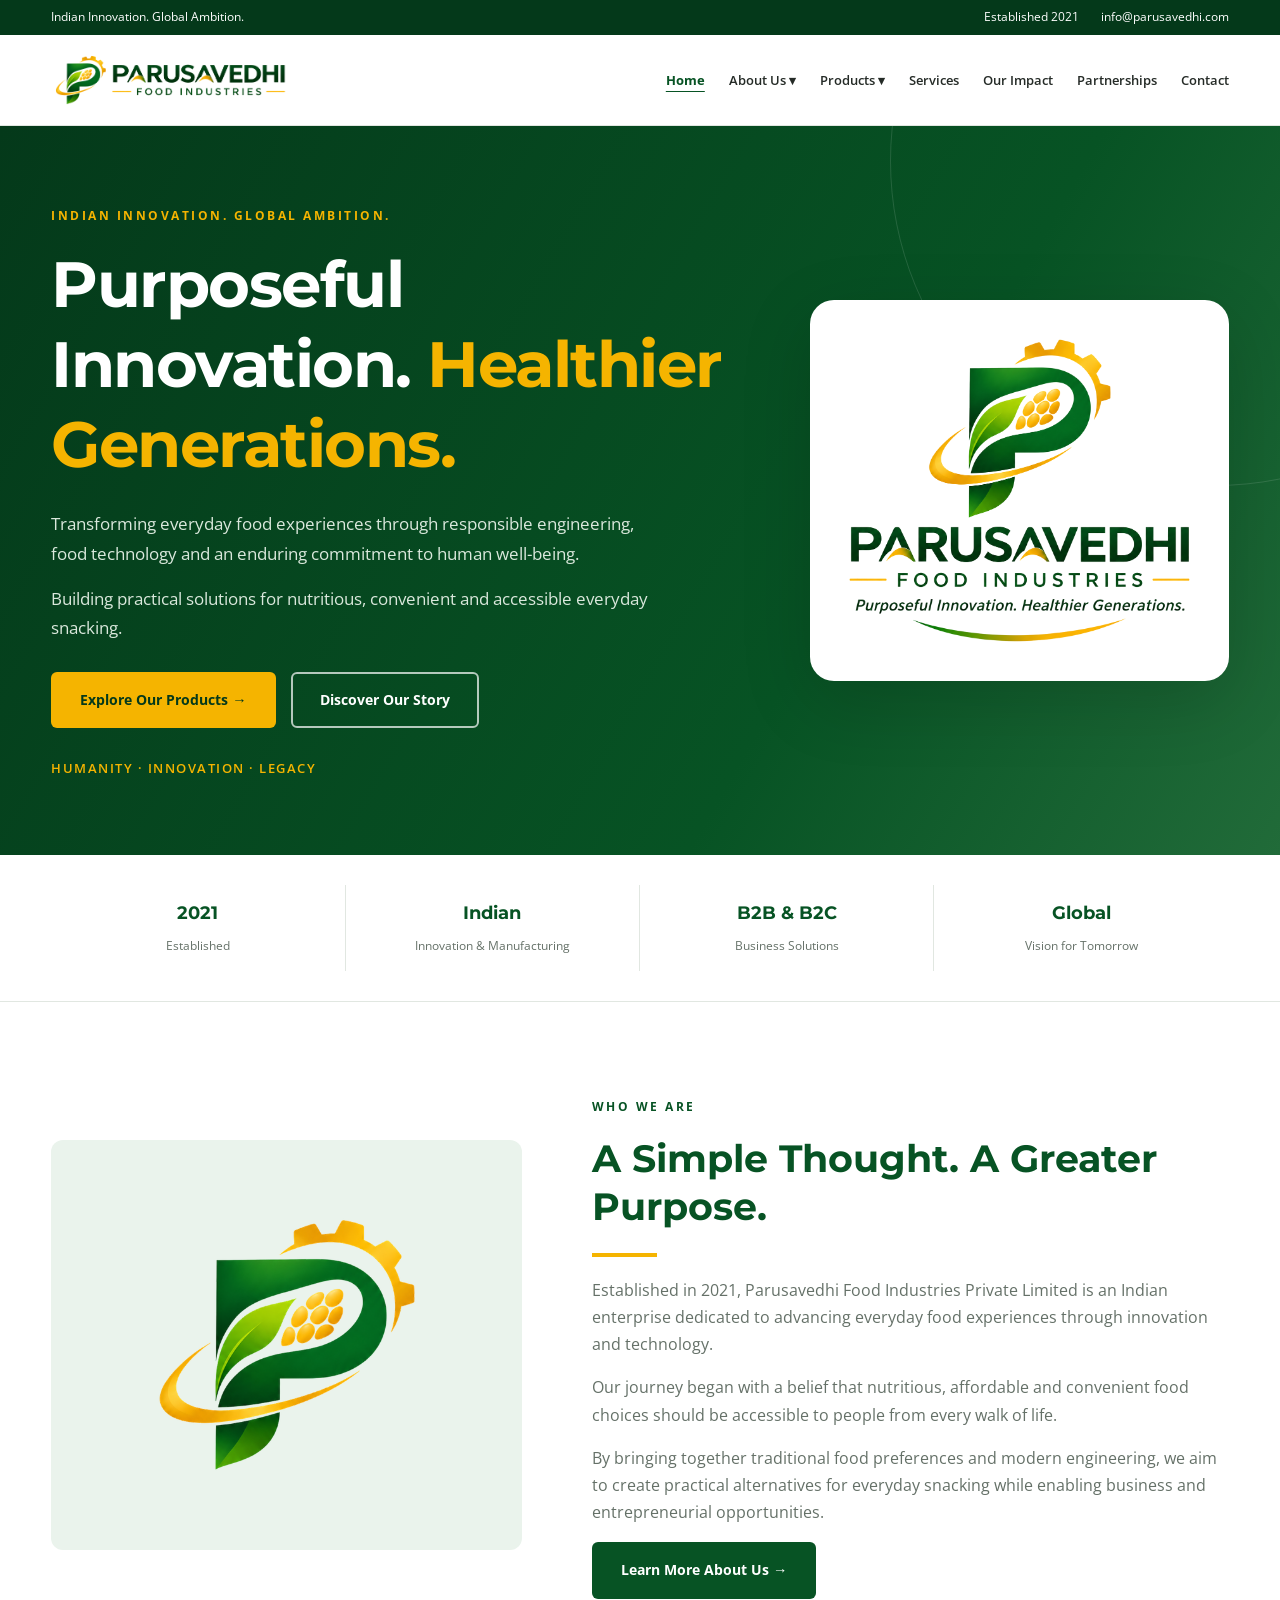
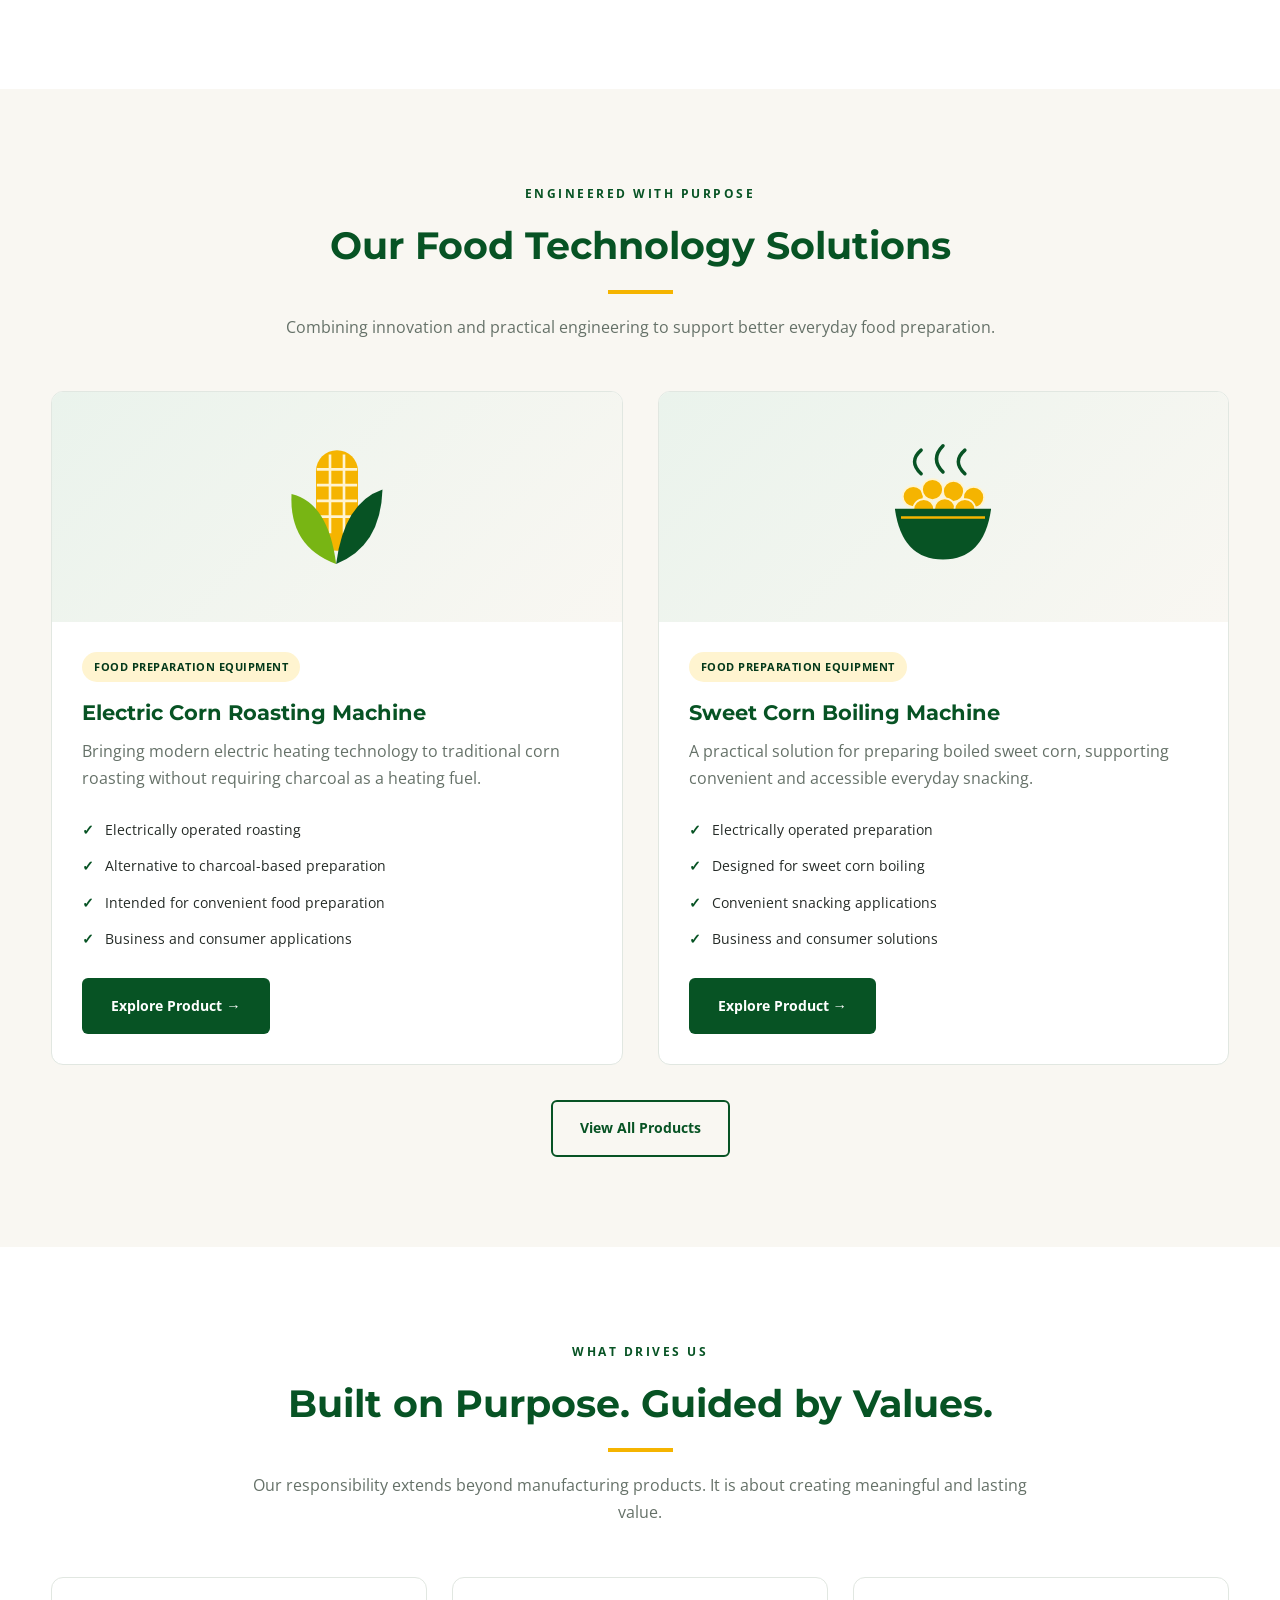
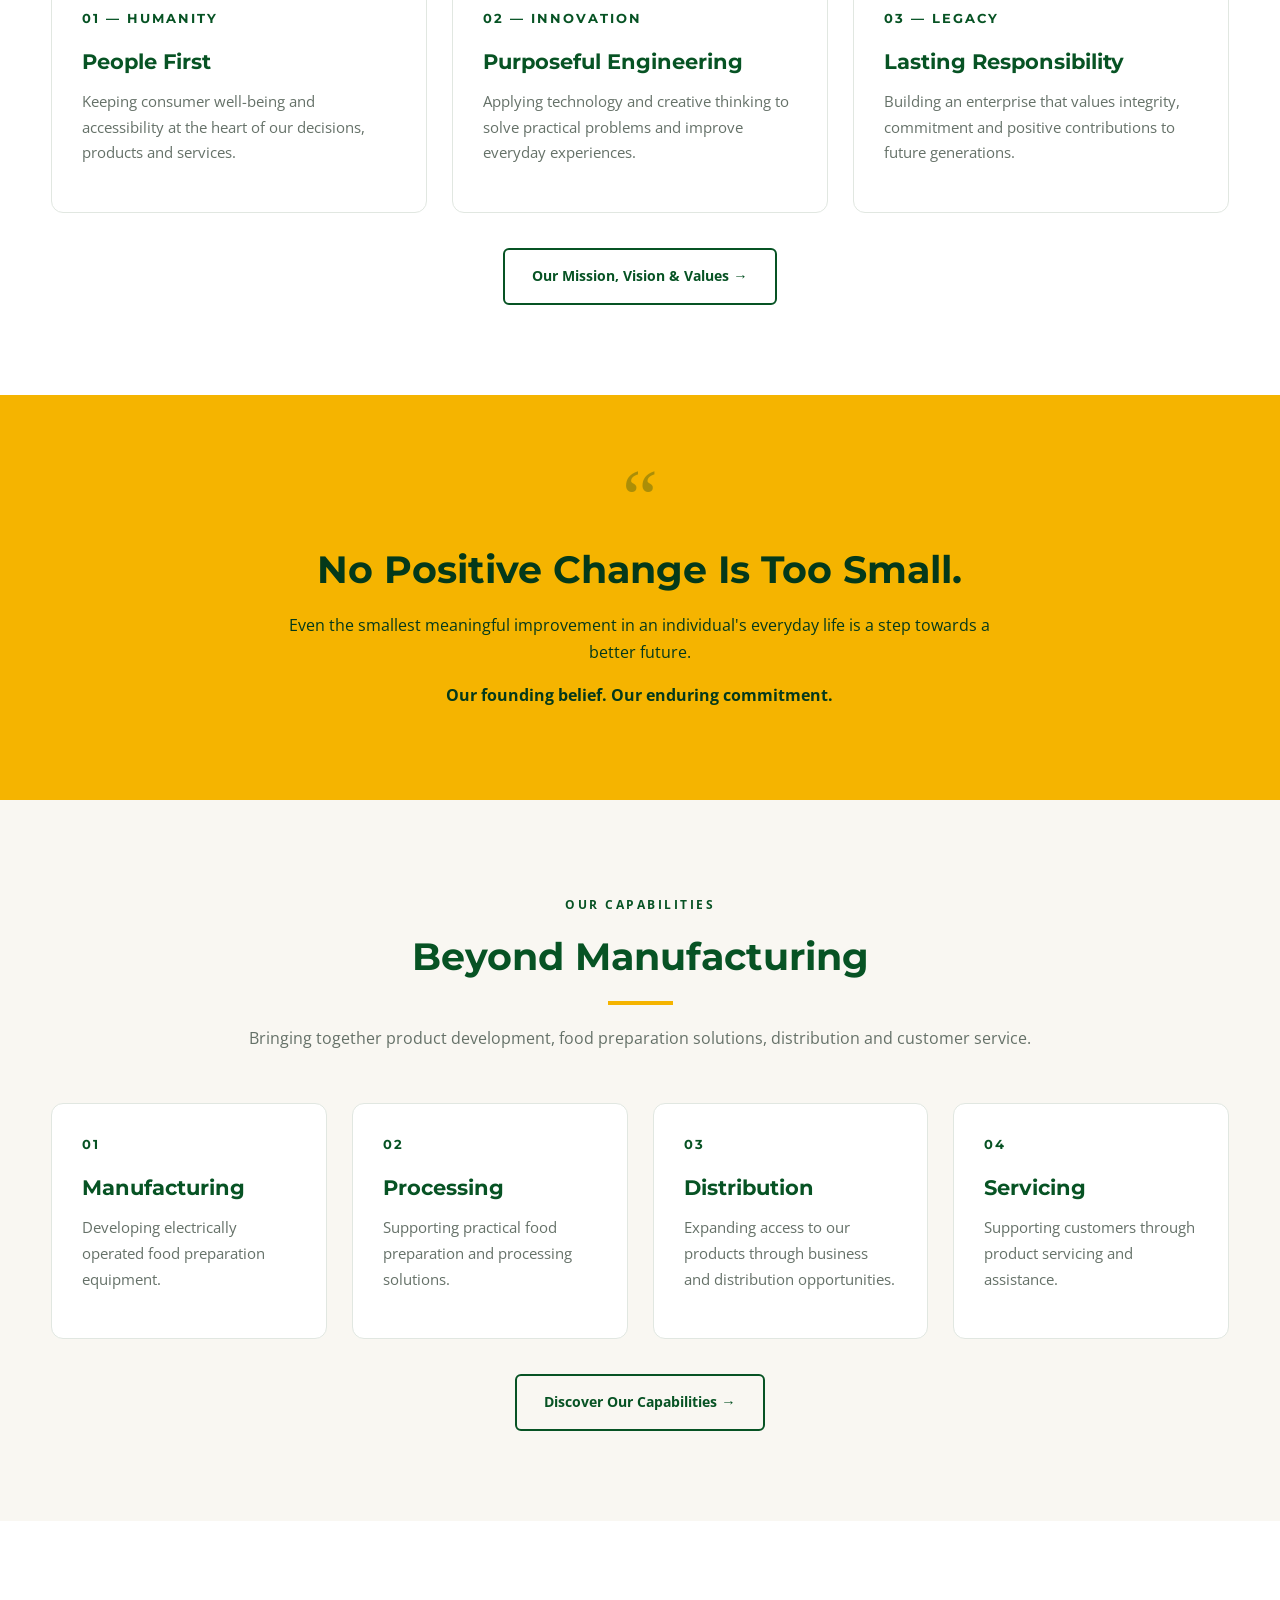
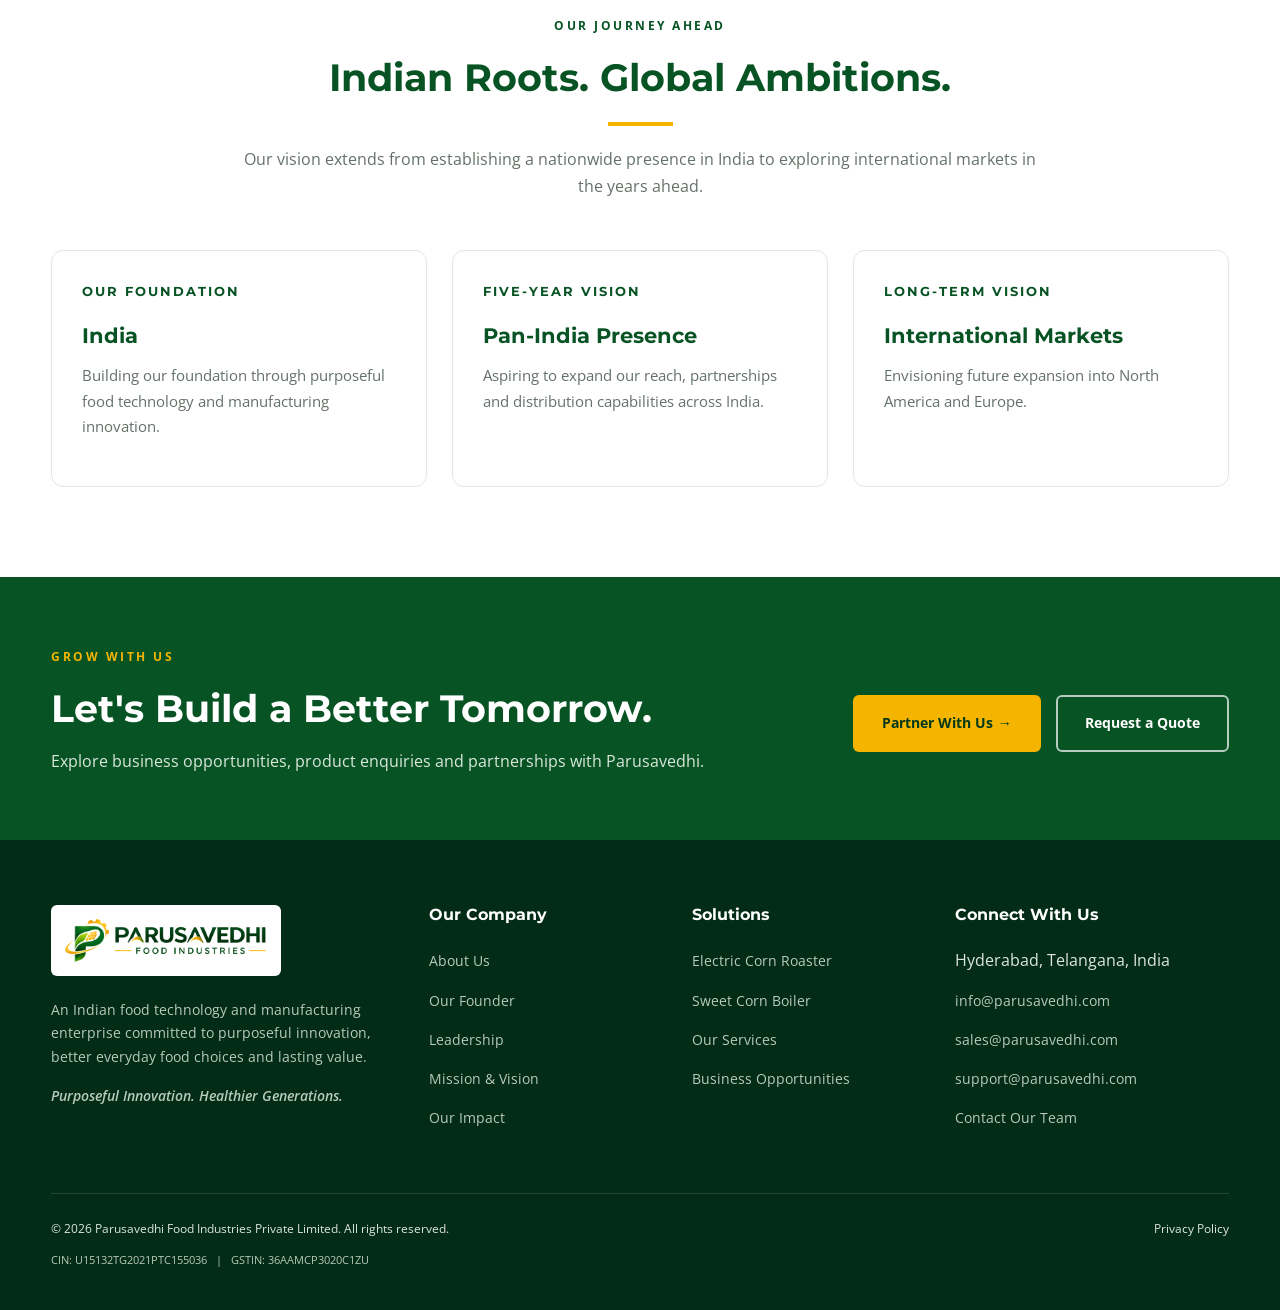
<file: index.html>
<!DOCTYPE html>
<html lang="en">

<head>
    <meta charset="UTF-8">

    <meta name="viewport"
          content="width=device-width, initial-scale=1.0">

    <title>
        Parusavedhi Food Industries |
        Purposeful Innovation. Healthier Generations.
    </title>

    <meta name="description"
          content="Parusavedhi Food Industries Private Limited is an
          Indian food technology and manufacturing enterprise offering
          electric corn roasting machines and sweet corn boiling machines.">

    <meta name="theme-color" content="#075324">

    <link rel="canonical"
          href="https://www.parusavedhi.com/">

    <!-- Social media metadata -->

    <meta property="og:type" content="website">

    <meta property="og:title"
          content="Parusavedhi Food Industries">

    <meta property="og:description"
          content="Purposeful Innovation. Healthier Generations.">

    <meta property="og:url"
          content="https://www.parusavedhi.com/">

    <meta property="og:image"
          content="https://www.parusavedhi.com/assets/logo/logo-master.png">

    <!-- Brand favicon -->

    <link rel="icon"
          href="assets/logo/favicon.ico"
          type="image/x-icon">

    <!-- Typography -->

    <link rel="preconnect"
          href="https://fonts.googleapis.com">

    <link rel="preconnect"
          href="https://fonts.gstatic.com"
          crossorigin>

    <link href="https://fonts.googleapis.com/css2?family=Montserrat:wght@400;500;600;700;800&family=Open+Sans:wght@400;500;600;700&display=swap"
          rel="stylesheet">

    <!-- Corporate design system -->

    <link rel="stylesheet" href="css/styles.css">

    <script src="js/main.js" defer></script>

    <!-- Organization structured data -->

    <script type="application/ld+json">
    {
        "@context": "https://schema.org",
        "@type": "Organization",
        "name": "Parusavedhi Food Industries Private Limited",
        "alternateName": "Parusavedhi",
        "url": "https://www.parusavedhi.com",
        "logo": "https://www.parusavedhi.com/assets/logo/logo-master.png",
        "foundingDate": "2021",
        "email": "info@parusavedhi.com",
        "slogan": "Purposeful Innovation. Healthier Generations.",
        "contactPoint": {
            "@type": "ContactPoint",
            "email": "sales@parusavedhi.com",
            "contactType": "sales",
            "areaServed": "IN"
        }
    }
    </script>
</head>

<body>

    <!-- Shared Header -->

    <header id="site-header" class="site-header"></header>

    <main id="main-content">

        <!-- HERO SECTION -->

        <section class="hero">

            <div class="container hero-inner">

                <div class="hero-content">

                    <span class="eyebrow eyebrow-gold">
                        Indian Innovation. Global Ambition.
                    </span>

                    <h1>
                        Purposeful Innovation.
                        <span class="text-gold">
                            Healthier Generations.
                        </span>
                    </h1>

                    <p>
                        Transforming everyday food experiences
                        through responsible engineering, food
                        technology and an enduring commitment
                        to human well-being.
                    </p>

                    <p>
                        Building practical solutions for nutritious,
                        convenient and accessible everyday snacking.
                    </p>

                    <div class="button-group">

                        <a href="products.html"
                           class="btn btn-gold">
                            Explore Our Products →
                        </a>

                        <a href="about.html"
                           class="btn btn-outline-light">
                            Discover Our Story
                        </a>

                    </div>

                    <div class="hero-caption">
                        HUMANITY · INNOVATION · LEGACY
                    </div>

                </div>

                <div class="hero-visual">

                    <img
                        src="assets/logo/logo-full.png"
                        alt="Parusavedhi corporate logo —
                             Purposeful Innovation.
                             Healthier Generations."
                        fetchpriority="high">

                </div>

            </div>

        </section>

        <!-- COMPANY HIGHLIGHTS -->

        <section class="brand-strip"
                 aria-label="Company highlights">

            <div class="container brand-strip-inner">

                <div class="brand-highlight">
                    <strong>2021</strong>
                    <span>Established</span>
                </div>

                <div class="brand-highlight">
                    <strong>Indian</strong>
                    <span>Innovation & Manufacturing</span>
                </div>

                <div class="brand-highlight">
                    <strong>B2B & B2C</strong>
                    <span>Business Solutions</span>
                </div>

                <div class="brand-highlight">
                    <strong>Global</strong>
                    <span>Vision for Tomorrow</span>
                </div>

            </div>

        </section>

        <!-- ABOUT COMPANY -->

        <section class="section">

            <div class="container about-layout">

                <div class="about-visual">

                    <img
                        src="assets/logo/logo-symbol.png"
                        alt="Parusavedhi brand emblem"
                        loading="lazy">

                </div>

                <div class="about-content">

                    <span class="eyebrow">
                        Who We Are
                    </span>

                    <h2>
                        A Simple Thought.
                        A Greater Purpose.
                    </h2>

                    <div class="gold-line"></div>

                    <p>
                        Established in 2021, Parusavedhi Food
                        Industries Private Limited is an Indian
                        enterprise dedicated to advancing
                        everyday food experiences through
                        innovation and technology.
                    </p>

                    <p>
                        Our journey began with a belief that
                        nutritious, affordable and convenient
                        food choices should be accessible
                        to people from every walk of life.
                    </p>

                    <p>
                        By bringing together traditional food
                        preferences and modern engineering,
                        we aim to create practical alternatives
                        for everyday snacking while enabling
                        business and entrepreneurial opportunities.
                    </p>

                    <a href="about.html"
                       class="btn btn-primary">
                        Learn More About Us →
                    </a>

                </div>

            </div>

        </section>

        <!-- PRODUCTS -->

        <section class="section section-light">

            <div class="container">

                <div class="section-heading">

                    <span class="eyebrow">
                        Engineered With Purpose
                    </span>

                    <h2>Our Food Technology Solutions</h2>

                    <div class="gold-line"></div>

                    <p>
                        Combining innovation and practical
                        engineering to support better everyday
                        food preparation.
                    </p>

                </div>

                <div class="grid-2">

                    <!-- Electric Corn Roaster -->

                    <article class="product-card">

                        <div class="product-visual">

                            <!-- Illustrative corn symbol -->

                            <svg viewBox="0 0 160 160"
                                 role="img"
                                 aria-label="Corn illustration">

                                <rect x="56" y="15"
                                      width="48" height="115"
                                      rx="24"
                                      fill="#F5B400"/>

                                <g fill="none"
                                   stroke="#FFF4D0"
                                   stroke-width="3">

                                    <path d="M72 20V110
                                             M88 20V110"/>

                                    <path d="M57 37H103
                                             M57 55H103
                                             M57 73H103
                                             M57 91H103"/>
                                </g>

                                <path d="M79 145
                                         Q25 125 28 65
                                         Q70 75 79 145"
                                      fill="#78B514"/>

                                <path d="M79 145
                                         Q130 125 132 60
                                         Q88 75 79 145"
                                      fill="#075324"/>

                            </svg>

                        </div>

                        <div class="product-content">

                            <span class="product-category">
                                FOOD PREPARATION EQUIPMENT
                            </span>

                            <h3>Electric Corn Roasting Machine</h3>

                            <p>
                                Bringing modern electric heating
                                technology to traditional corn
                                roasting without requiring
                                charcoal as a heating fuel.
                            </p>

                            <ul class="feature-list">
                                <li>
                                    Electrically operated roasting
                                </li>
                                <li>
                                    Alternative to charcoal-based
                                    preparation
                                </li>
                                <li>
                                    Intended for convenient
                                    food preparation
                                </li>
                                <li>
                                    Business and consumer
                                    applications
                                </li>
                            </ul>

                            <a href="corn-roaster.html"
                               class="btn btn-primary">
                                Explore Product →
                            </a>

                        </div>

                    </article>

                    <!-- Sweet Corn Boiler -->

                    <article class="product-card">

                        <div class="product-visual">

                            <!-- Illustrative sweet corn bowl -->

                            <svg viewBox="0 0 160 160"
                                 role="img"
                                 aria-label="Sweet corn illustration">

                                <g fill="none"
                                   stroke="#075324"
                                   stroke-width="4"
                                   stroke-linecap="round">

                                    <path d="M55 15
                                             Q40 28 55 42"/>

                                    <path d="M80 10
                                             Q65 25 80 40"/>

                                    <path d="M105 15
                                             Q90 28 105 42"/>

                                </g>

                                <g fill="#F5B400"
                                   stroke="#FFF4D0"
                                   stroke-width="2">

                                    <circle cx="46" cy="68" r="12"/>
                                    <circle cx="68" cy="60" r="12"/>
                                    <circle cx="92" cy="62" r="12"/>
                                    <circle cx="115" cy="69" r="12"/>
                                    <circle cx="58" cy="83" r="12"/>
                                    <circle cx="82" cy="82" r="12"/>
                                    <circle cx="105" cy="83" r="12"/>

                                </g>

                                <path d="M25 82
                                         H135
                                         Q127 140 80 140
                                         Q33 140 25 82"
                                      fill="#075324"/>

                                <path d="M32 92 H128"
                                      stroke="#F5B400"
                                      stroke-width="3"/>

                            </svg>

                        </div>

                        <div class="product-content">

                            <span class="product-category">
                                FOOD PREPARATION EQUIPMENT
                            </span>

                            <h3>Sweet Corn Boiling Machine</h3>

                            <p>
                                A practical solution for preparing
                                boiled sweet corn, supporting
                                convenient and accessible
                                everyday snacking.
                            </p>

                            <ul class="feature-list">
                                <li>
                                    Electrically operated preparation
                                </li>
                                <li>
                                    Designed for sweet corn boiling
                                </li>
                                <li>
                                    Convenient snacking applications
                                </li>
                                <li>
                                    Business and consumer solutions
                                </li>
                            </ul>

                            <a href="corn-boiler.html"
                               class="btn btn-primary">
                                Explore Product →
                            </a>

                        </div>

                    </article>

                </div>

                <div class="text-center"
                     style="margin-top:35px">

                    <a href="products.html"
                       class="btn btn-outline">
                        View All Products
                    </a>

                </div>

            </div>

        </section>

        <!-- CORPORATE VALUES -->

        <section class="section">

            <div class="container">

                <div class="section-heading">

                    <span class="eyebrow">
                        What Drives Us
                    </span>

                    <h2>Built on Purpose. Guided by Values.</h2>

                    <div class="gold-line"></div>

                    <p>
                        Our responsibility extends beyond
                        manufacturing products. It is about
                        creating meaningful and lasting value.
                    </p>

                </div>

                <div class="grid-3">

                    <article class="card">

                        <span class="card-number">01 — HUMANITY</span>

                        <h3>People First</h3>

                        <p>
                            Keeping consumer well-being and
                            accessibility at the heart of our
                            decisions, products and services.
                        </p>

                    </article>

                    <article class="card">

                        <span class="card-number">02 — INNOVATION</span>

                        <h3>Purposeful Engineering</h3>

                        <p>
                            Applying technology and creative
                            thinking to solve practical problems
                            and improve everyday experiences.
                        </p>

                    </article>

                    <article class="card">

                        <span class="card-number">03 — LEGACY</span>

                        <h3>Lasting Responsibility</h3>

                        <p>
                            Building an enterprise that values
                            integrity, commitment and positive
                            contributions to future generations.
                        </p>

                    </article>

                </div>

                <div class="text-center"
                     style="margin-top:35px">

                    <a href="mission-vision-values.html"
                       class="btn btn-outline">

                        Our Mission, Vision & Values →

                    </a>

                </div>

            </div>

        </section>

        <!-- FOUNDING PHILOSOPHY -->

        <section class="philosophy-banner">

            <div class="container">

                <div class="quote-mark" aria-hidden="true">“</div>

                <h2>No Positive Change Is Too Small.</h2>

                <p>
                    Even the smallest meaningful improvement
                    in an individual's everyday life is a step
                    towards a better future.
                </p>

                <p>
                    <strong>
                        Our founding belief.
                        Our enduring commitment.
                    </strong>
                </p>

            </div>

        </section>

        <!-- SERVICES -->

        <section class="section section-light">

            <div class="container">

                <div class="section-heading">

                    <span class="eyebrow">
                        Our Capabilities
                    </span>

                    <h2>Beyond Manufacturing</h2>

                    <div class="gold-line"></div>

                    <p>
                        Bringing together product development,
                        food preparation solutions, distribution
                        and customer service.
                    </p>

                </div>

                <div class="grid-4">

                    <article class="card">

                        <span class="card-number">01</span>

                        <h3>Manufacturing</h3>

                        <p>
                            Developing electrically operated
                            food preparation equipment.
                        </p>

                    </article>

                    <article class="card">

                        <span class="card-number">02</span>

                        <h3>Processing</h3>

                        <p>
                            Supporting practical food preparation
                            and processing solutions.
                        </p>

                    </article>

                    <article class="card">

                        <span class="card-number">03</span>

                        <h3>Distribution</h3>

                        <p>
                            Expanding access to our products
                            through business and distribution
                            opportunities.
                        </p>

                    </article>

                    <article class="card">

                        <span class="card-number">04</span>

                        <h3>Servicing</h3>

                        <p>
                            Supporting customers through
                            product servicing and assistance.
                        </p>

                    </article>

                </div>

                <div class="text-center"
                     style="margin-top:35px">

                    <a href="services.html"
                       class="btn btn-outline">

                        Discover Our Capabilities →

                    </a>

                </div>

            </div>

        </section>

        <!-- GLOBAL VISION -->

        <section class="section">

            <div class="container">

                <div class="section-heading">

                    <span class="eyebrow">
                        Our Journey Ahead
                    </span>

                    <h2>Indian Roots. Global Ambitions.</h2>

                    <div class="gold-line"></div>

                    <p>
                        Our vision extends from establishing a
                        nationwide presence in India to exploring
                        international markets in the years ahead.
                    </p>

                </div>

                <div class="grid-3">

                    <article class="card">

                        <span class="card-number">OUR FOUNDATION</span>

                        <h3>India</h3>

                        <p>
                            Building our foundation through
                            purposeful food technology and
                            manufacturing innovation.
                        </p>

                    </article>

                    <article class="card">

                        <span class="card-number">FIVE-YEAR VISION</span>

                        <h3>Pan-India Presence</h3>

                        <p>
                            Aspiring to expand our reach,
                            partnerships and distribution
                            capabilities across India.
                        </p>

                    </article>

                    <article class="card">

                        <span class="card-number">LONG-TERM VISION</span>

                        <h3>International Markets</h3>

                        <p>
                            Envisioning future expansion
                            into North America and Europe.
                        </p>

                    </article>

                </div>

            </div>

        </section>

        <!-- BUSINESS PARTNERSHIPS CTA -->

        <section class="cta-section">

            <div class="container cta-inner">

                <div>

                    <span class="eyebrow eyebrow-gold">
                        Grow With Us
                    </span>

                    <h2>Let's Build a Better Tomorrow.</h2>

                    <p>
                        Explore business opportunities,
                        product enquiries and partnerships
                        with Parusavedhi.
                    </p>

                </div>

                <div class="button-group">

                    <a href="partnerships.html"
                       class="btn btn-gold">
                        Partner With Us →
                    </a>

                    <a href="mailto:sales@parusavedhi.com"
                       class="btn btn-outline-light">
                        Request a Quote
                    </a>

                </div>

            </div>

        </section>

    </main>

    <!-- Shared Footer -->

    <footer id="site-footer" class="site-footer"></footer>

    <noscript>
        <p>
            JavaScript is required for the website navigation.
            Contact us at info@parusavedhi.com.
        </p>
    </noscript>

</body>

</html>
</file>
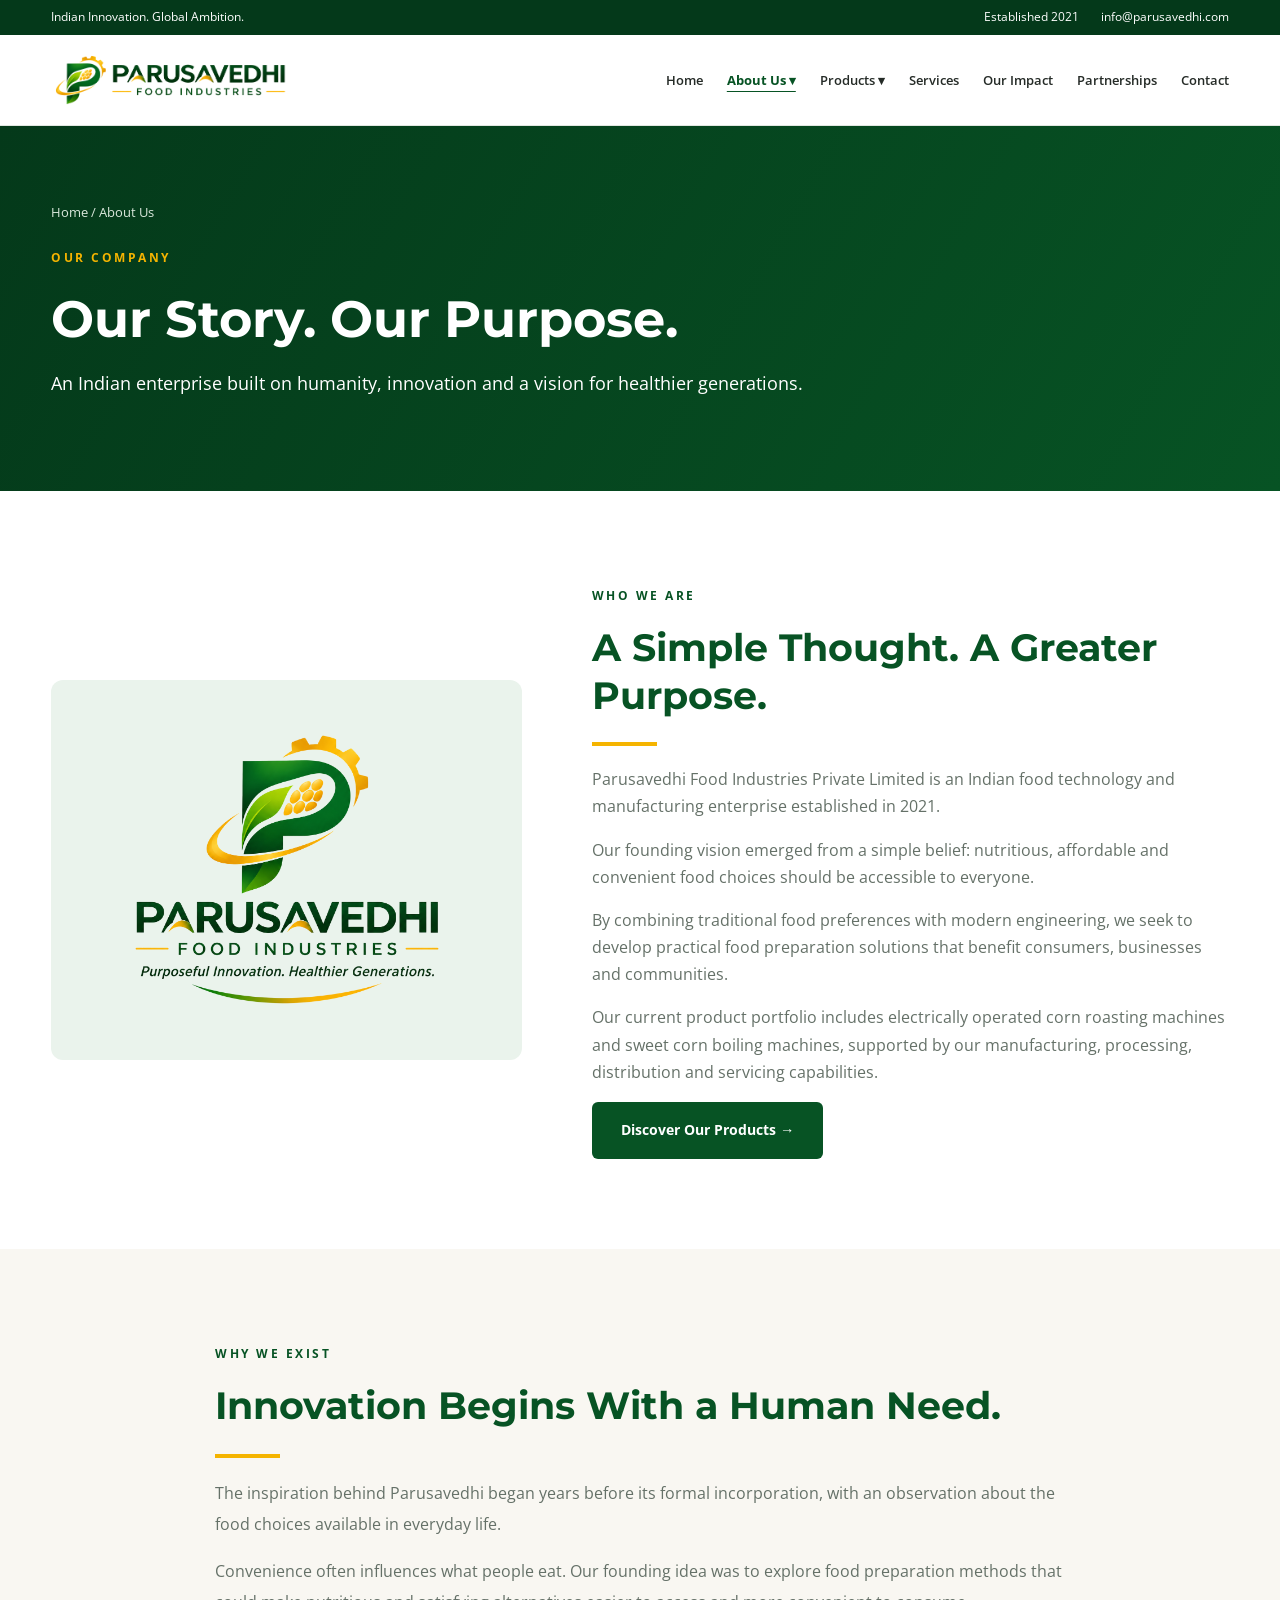
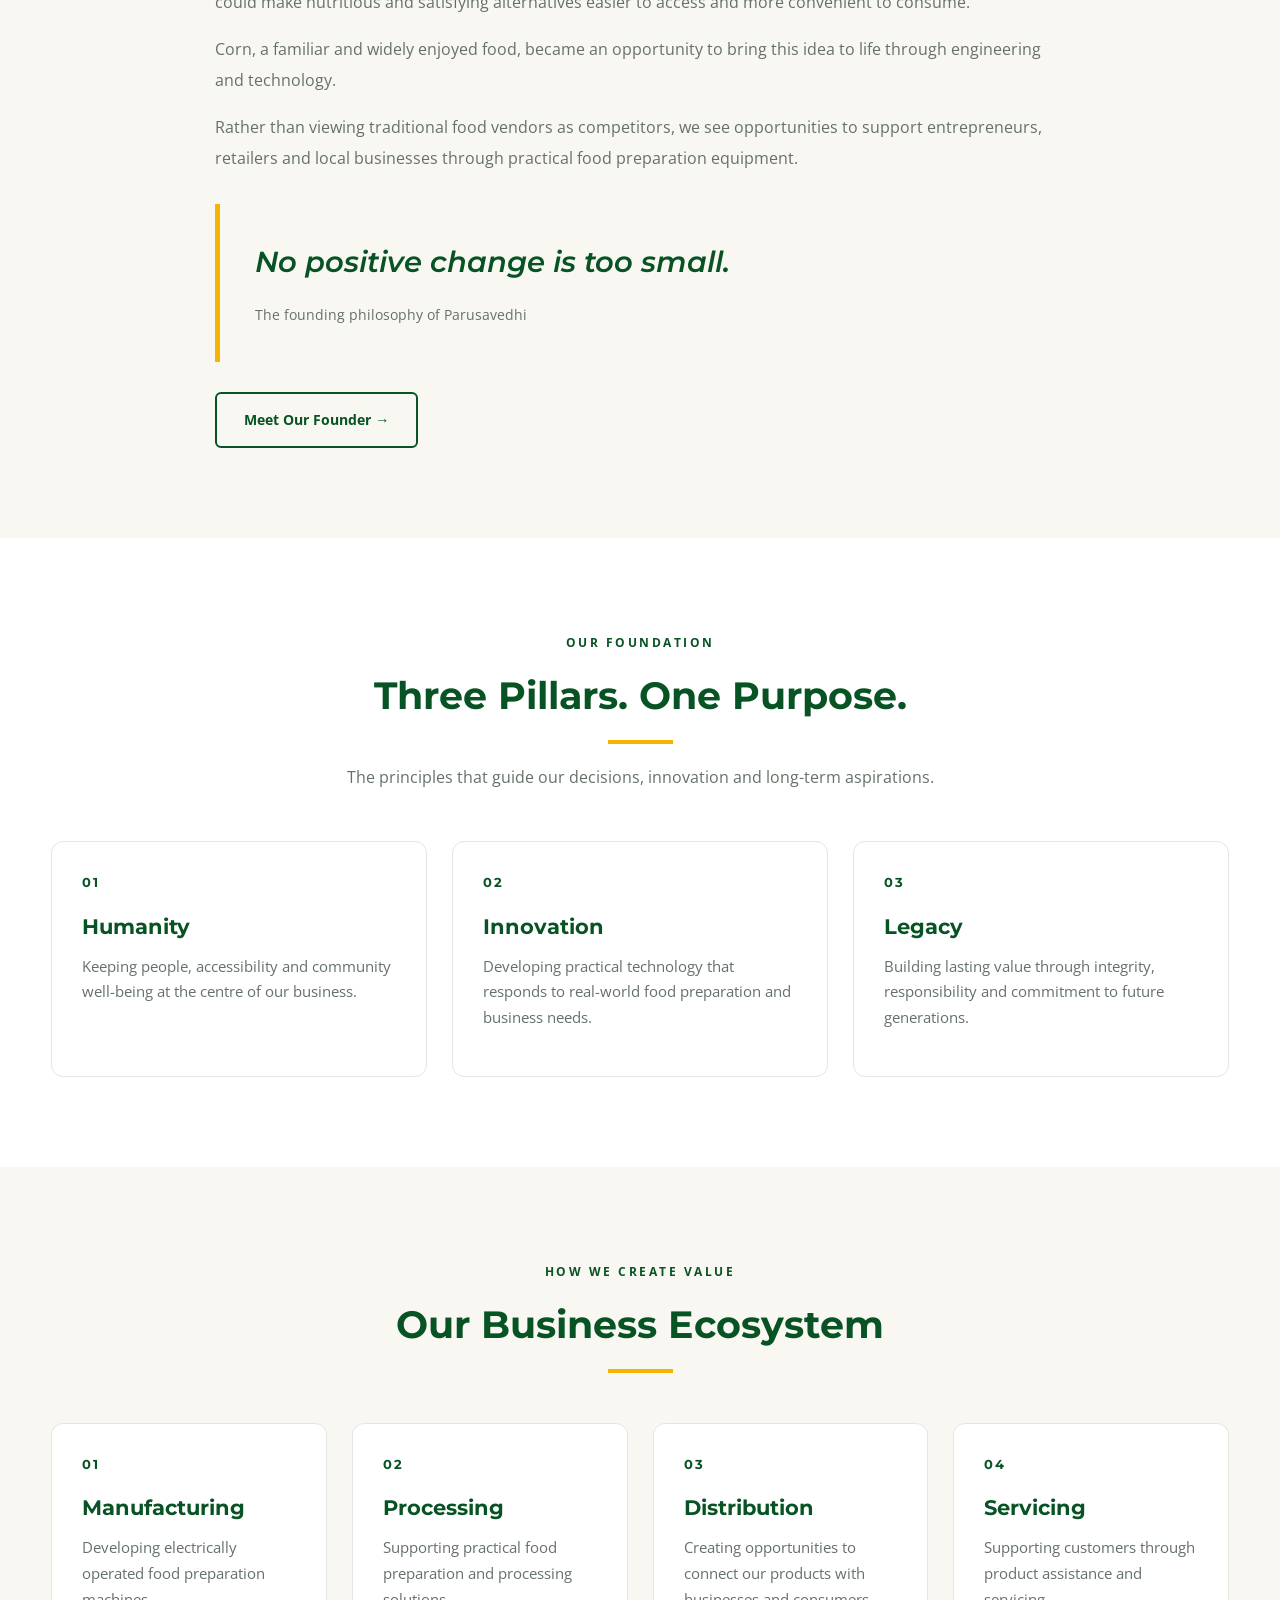
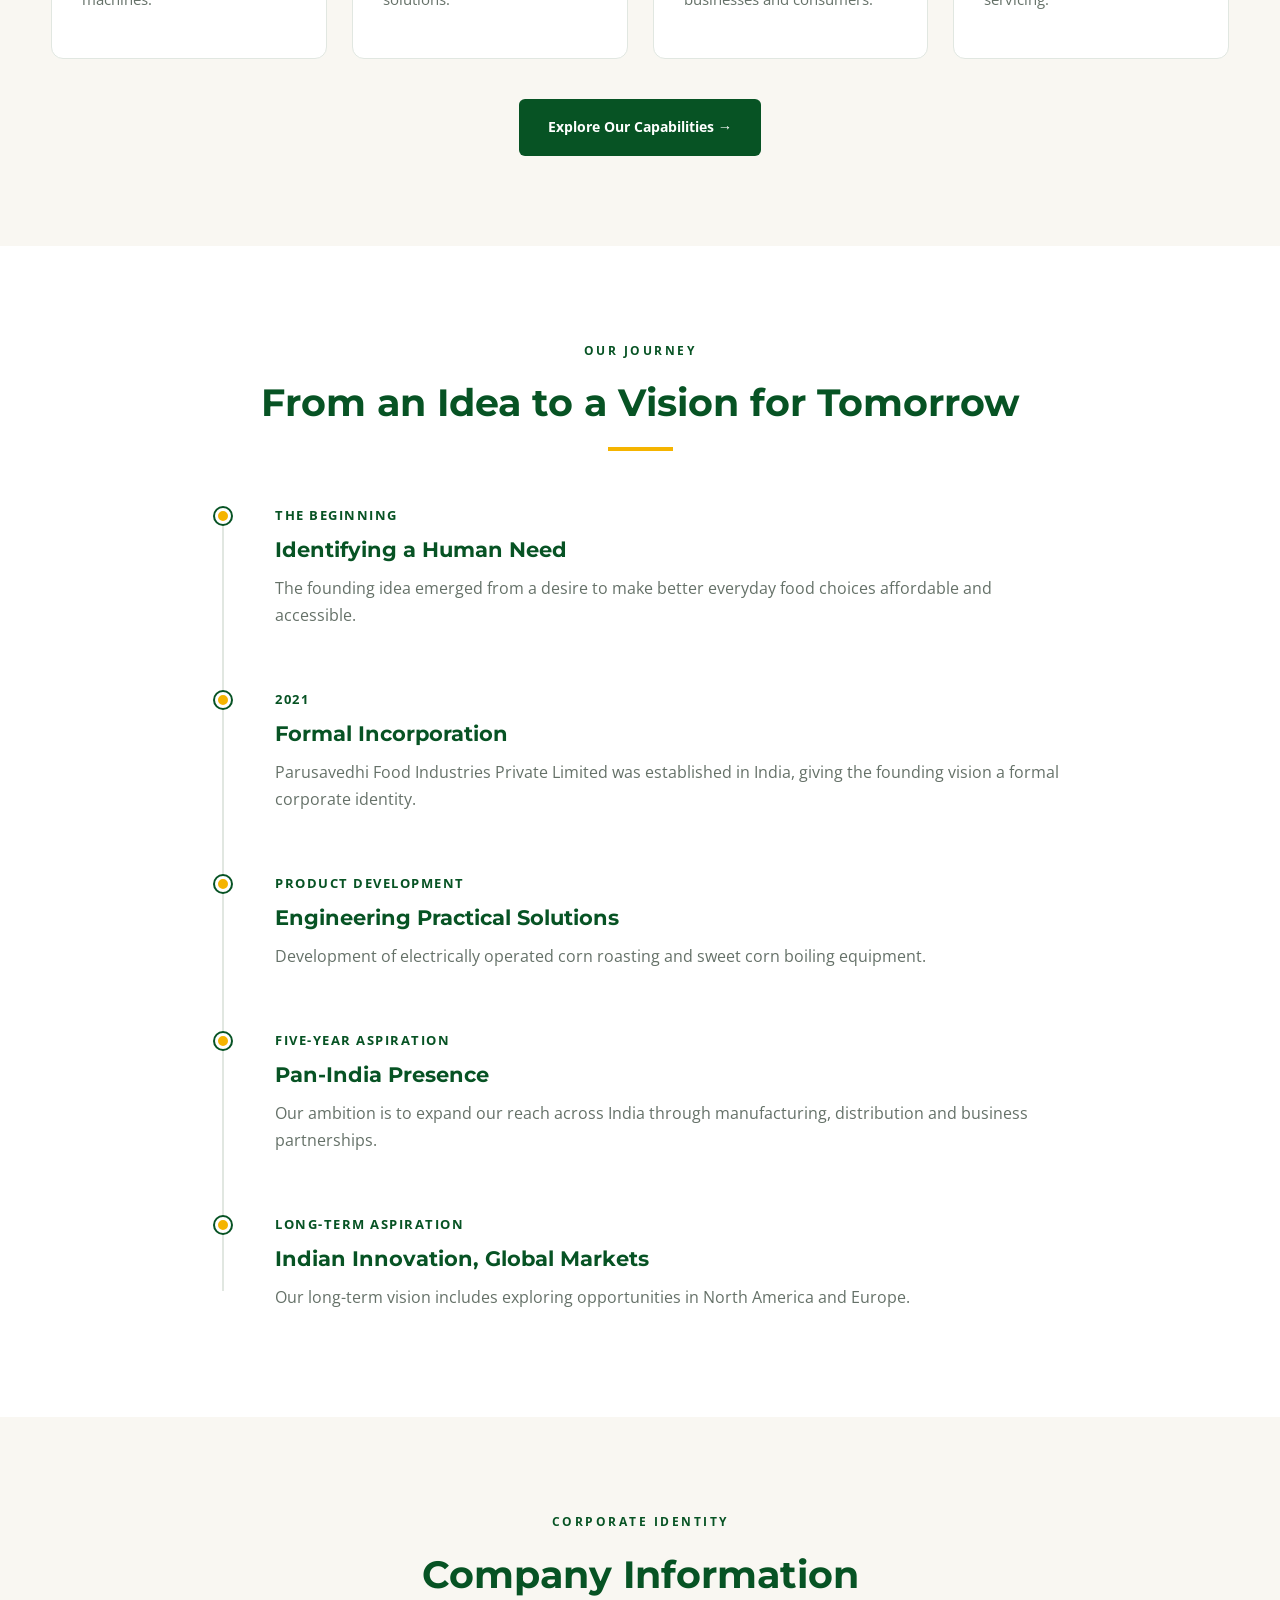
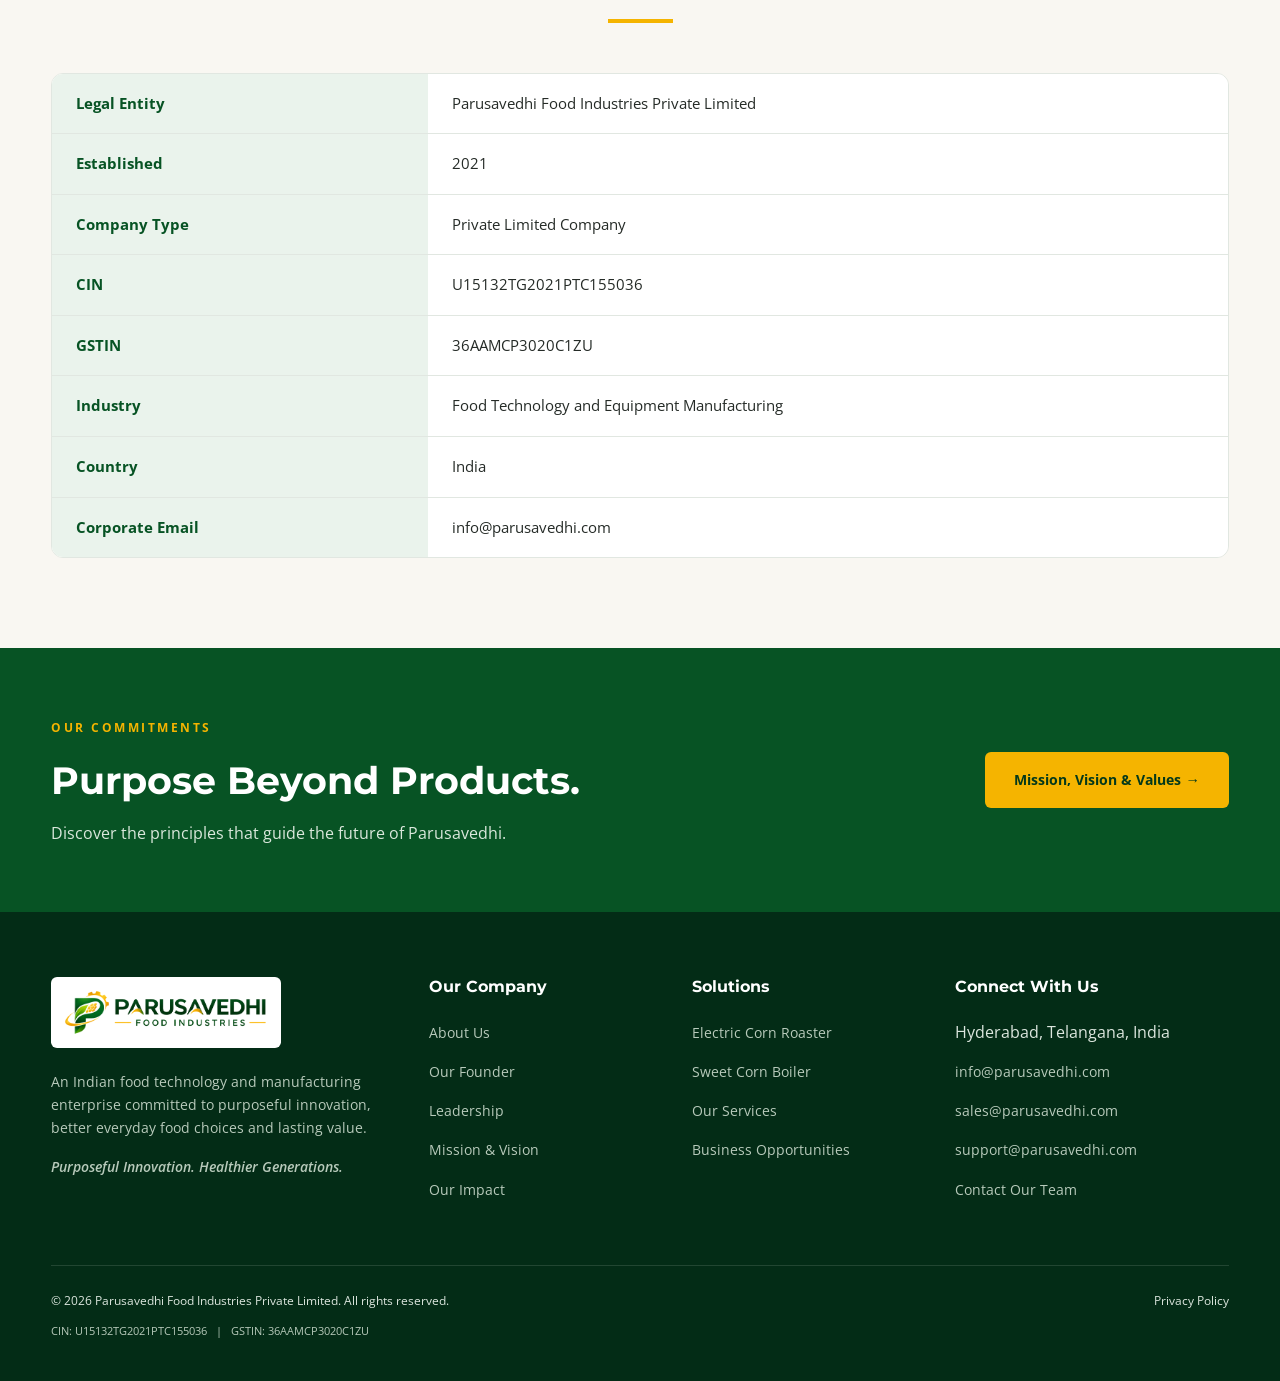
<file: about.html>
<!DOCTYPE html>
<html lang="en">

<head>
    <meta charset="UTF-8">
    <meta name="viewport"
          content="width=device-width, initial-scale=1.0">

    <title>About Us | Parusavedhi Food Industries</title>

    <meta name="description"
          content="Discover the story, purpose and vision of
          Parusavedhi Food Industries Private Limited,
          an Indian food technology and manufacturing enterprise.">

    <meta name="theme-color" content="#075324">

    <link rel="canonical"
          href="https://www.parusavedhi.com/about">

    <link rel="icon"
          href="assets/logo/favicon.ico">

    <link rel="preconnect"
          href="https://fonts.googleapis.com">

    <link rel="preconnect"
          href="https://fonts.gstatic.com"
          crossorigin>

    <link href="https://fonts.googleapis.com/css2?family=Montserrat:wght@400;500;600;700;800&family=Open+Sans:wght@400;500;600;700&display=swap"
          rel="stylesheet">

    <link rel="stylesheet" href="css/styles.css">
    <script src="js/main.js" defer></script>
</head>

<body>

<header id="site-header" class="site-header"></header>

<main id="main-content">

    <!-- Page Banner -->

    <section class="page-banner">
        <div class="container">

            <div class="breadcrumb">
                <a href="index.html">Home</a> / About Us
            </div>

            <span class="eyebrow eyebrow-gold">
                Our Company
            </span>

            <h1>Our Story. Our Purpose.</h1>

            <p class="lead-text">
                An Indian enterprise built on humanity,
                innovation and a vision for healthier generations.
            </p>

        </div>
    </section>

    <!-- Corporate Introduction -->

    <section class="section">
        <div class="container about-layout">

            <div class="about-visual">
                <img src="assets/logo/logo-full.png"
                     alt="Parusavedhi Food Industries corporate logo">
            </div>

            <div class="about-content">

                <span class="eyebrow">Who We Are</span>

                <h2>A Simple Thought. A Greater Purpose.</h2>

                <div class="gold-line"></div>

                <p>
                    Parusavedhi Food Industries Private Limited
                    is an Indian food technology and manufacturing
                    enterprise established in 2021.
                </p>

                <p>
                    Our founding vision emerged from a simple
                    belief: nutritious, affordable and convenient
                    food choices should be accessible to everyone.
                </p>

                <p>
                    By combining traditional food preferences
                    with modern engineering, we seek to develop
                    practical food preparation solutions that
                    benefit consumers, businesses and communities.
                </p>

                <p>
                    Our current product portfolio includes
                    electrically operated corn roasting machines
                    and sweet corn boiling machines, supported by
                    our manufacturing, processing, distribution
                    and servicing capabilities.
                </p>

                <a href="products.html" class="btn btn-primary">
                    Discover Our Products →
                </a>

            </div>

        </div>
    </section>

    <!-- Founding Inspiration -->

    <section class="section section-light">

        <div class="container content-block">

            <span class="eyebrow">
                Why We Exist
            </span>

            <h2>Innovation Begins With a Human Need.</h2>

            <div class="gold-line"></div>

            <p>
                The inspiration behind Parusavedhi began years
                before its formal incorporation, with an observation
                about the food choices available in everyday life.
            </p>

            <p>
                Convenience often influences what people eat.
                Our founding idea was to explore food preparation
                methods that could make nutritious and satisfying
                alternatives easier to access and more convenient
                to consume.
            </p>

            <p>
                Corn, a familiar and widely enjoyed food, became
                an opportunity to bring this idea to life through
                engineering and technology.
            </p>

            <p>
                Rather than viewing traditional food vendors
                as competitors, we see opportunities to support
                entrepreneurs, retailers and local businesses
                through practical food preparation equipment.
            </p>

            <div class="quote-panel">
                <blockquote>
                    No positive change is too small.
                </blockquote>

                <cite>
                    The founding philosophy of Parusavedhi
                </cite>
            </div>

            <a href="founder.html" class="btn btn-outline">
                Meet Our Founder →
            </a>

        </div>

    </section>

    <!-- Core Brand Pillars -->

    <section class="section">

        <div class="container">

            <div class="section-heading">

                <span class="eyebrow">
                    Our Foundation
                </span>

                <h2>Three Pillars. One Purpose.</h2>

                <div class="gold-line"></div>

                <p>
                    The principles that guide our decisions,
                    innovation and long-term aspirations.
                </p>

            </div>

            <div class="grid-3">

                <article class="card">

                    <span class="card-number">01</span>

                    <h3>Humanity</h3>

                    <p>
                        Keeping people, accessibility and
                        community well-being at the centre
                        of our business.
                    </p>

                </article>

                <article class="card">

                    <span class="card-number">02</span>

                    <h3>Innovation</h3>

                    <p>
                        Developing practical technology that
                        responds to real-world food preparation
                        and business needs.
                    </p>

                </article>

                <article class="card">

                    <span class="card-number">03</span>

                    <h3>Legacy</h3>

                    <p>
                        Building lasting value through
                        integrity, responsibility and
                        commitment to future generations.
                    </p>

                </article>

            </div>

        </div>

    </section>

    <!-- Business Model -->

    <section class="section section-light">

        <div class="container">

            <div class="section-heading">

                <span class="eyebrow">
                    How We Create Value
                </span>

                <h2>Our Business Ecosystem</h2>

                <div class="gold-line"></div>

            </div>

            <div class="grid-4">

                <article class="card">
                    <span class="card-number">01</span>
                    <h3>Manufacturing</h3>
                    <p>
                        Developing electrically operated
                        food preparation machines.
                    </p>
                </article>

                <article class="card">
                    <span class="card-number">02</span>
                    <h3>Processing</h3>
                    <p>
                        Supporting practical food preparation
                        and processing solutions.
                    </p>
                </article>

                <article class="card">
                    <span class="card-number">03</span>
                    <h3>Distribution</h3>
                    <p>
                        Creating opportunities to connect
                        our products with businesses
                        and consumers.
                    </p>
                </article>

                <article class="card">
                    <span class="card-number">04</span>
                    <h3>Servicing</h3>
                    <p>
                        Supporting customers through
                        product assistance and servicing.
                    </p>
                </article>

            </div>

            <div class="text-center mt-40">
                <a href="services.html" class="btn btn-primary">
                    Explore Our Capabilities →
                </a>
            </div>

        </div>

    </section>

    <!-- Company Journey -->

    <section class="section">

        <div class="container">

            <div class="section-heading">

                <span class="eyebrow">
                    Our Journey
                </span>

                <h2>From an Idea to a Vision for Tomorrow</h2>

                <div class="gold-line"></div>

            </div>

            <div class="timeline">

                <article class="timeline-item">

                    <span class="timeline-period">
                        The Beginning
                    </span>

                    <h3>Identifying a Human Need</h3>

                    <p>
                        The founding idea emerged from a desire
                        to make better everyday food choices
                        affordable and accessible.
                    </p>

                </article>

                <article class="timeline-item">

                    <span class="timeline-period">2021</span>

                    <h3>Formal Incorporation</h3>

                    <p>
                        Parusavedhi Food Industries Private
                        Limited was established in India,
                        giving the founding vision a formal
                        corporate identity.
                    </p>

                </article>

                <article class="timeline-item">

                    <span class="timeline-period">
                        Product Development
                    </span>

                    <h3>Engineering Practical Solutions</h3>

                    <p>
                        Development of electrically operated
                        corn roasting and sweet corn boiling
                        equipment.
                    </p>

                </article>

                <article class="timeline-item">

                    <span class="timeline-period">
                        Five-Year Aspiration
                    </span>

                    <h3>Pan-India Presence</h3>

                    <p>
                        Our ambition is to expand our reach
                        across India through manufacturing,
                        distribution and business partnerships.
                    </p>

                </article>

                <article class="timeline-item">

                    <span class="timeline-period">
                        Long-Term Aspiration
                    </span>

                    <h3>Indian Innovation, Global Markets</h3>

                    <p>
                        Our long-term vision includes exploring
                        opportunities in North America and Europe.
                    </p>

                </article>

            </div>

        </div>

    </section>

    <!-- Corporate Registration -->

    <section class="section section-light">

        <div class="container">

            <div class="section-heading">

                <span class="eyebrow">
                    Corporate Identity
                </span>

                <h2>Company Information</h2>

                <div class="gold-line"></div>

            </div>

            <div class="corporate-table-wrapper">

                <table class="corporate-table"
                       aria-label="Corporate registration information">

                    <tbody>

                    <tr>
                        <th scope="row">Legal Entity</th>
                        <td>
                            Parusavedhi Food Industries Private Limited
                        </td>
                    </tr>

                    <tr>
                        <th scope="row">Established</th>
                        <td>2021</td>
                    </tr>

                    <tr>
                        <th scope="row">Company Type</th>
                        <td>Private Limited Company</td>
                    </tr>

                    <tr>
                        <th scope="row">CIN</th>
                        <td>U15132TG2021PTC155036</td>
                    </tr>

                    <tr>
                        <th scope="row">GSTIN</th>
                        <td>36AAMCP3020C1ZU</td>
                    </tr>

                    <tr>
                        <th scope="row">Industry</th>
                        <td>
                            Food Technology and Equipment Manufacturing
                        </td>
                    </tr>

                    <tr>
                        <th scope="row">Country</th>
                        <td>India</td>
                    </tr>

                    <tr>
                        <th scope="row">Corporate Email</th>
                        <td>
                            <a href="mailto:info@parusavedhi.com">
                                info@parusavedhi.com
                            </a>
                        </td>
                    </tr>

                    </tbody>

                </table>

            </div>

        </div>

    </section>

    <!-- CTA -->

    <section class="cta-section">

        <div class="container cta-inner">

            <div>

                <span class="eyebrow eyebrow-gold">
                    Our Commitments
                </span>

                <h2>Purpose Beyond Products.</h2>

                <p>
                    Discover the principles that guide
                    the future of Parusavedhi.
                </p>

            </div>

            <a href="mission-vision-values.html"
               class="btn btn-gold">
                Mission, Vision &amp; Values →
            </a>

        </div>

    </section>

</main>

<footer id="site-footer" class="site-footer"></footer>

</body>
</html>
</file>
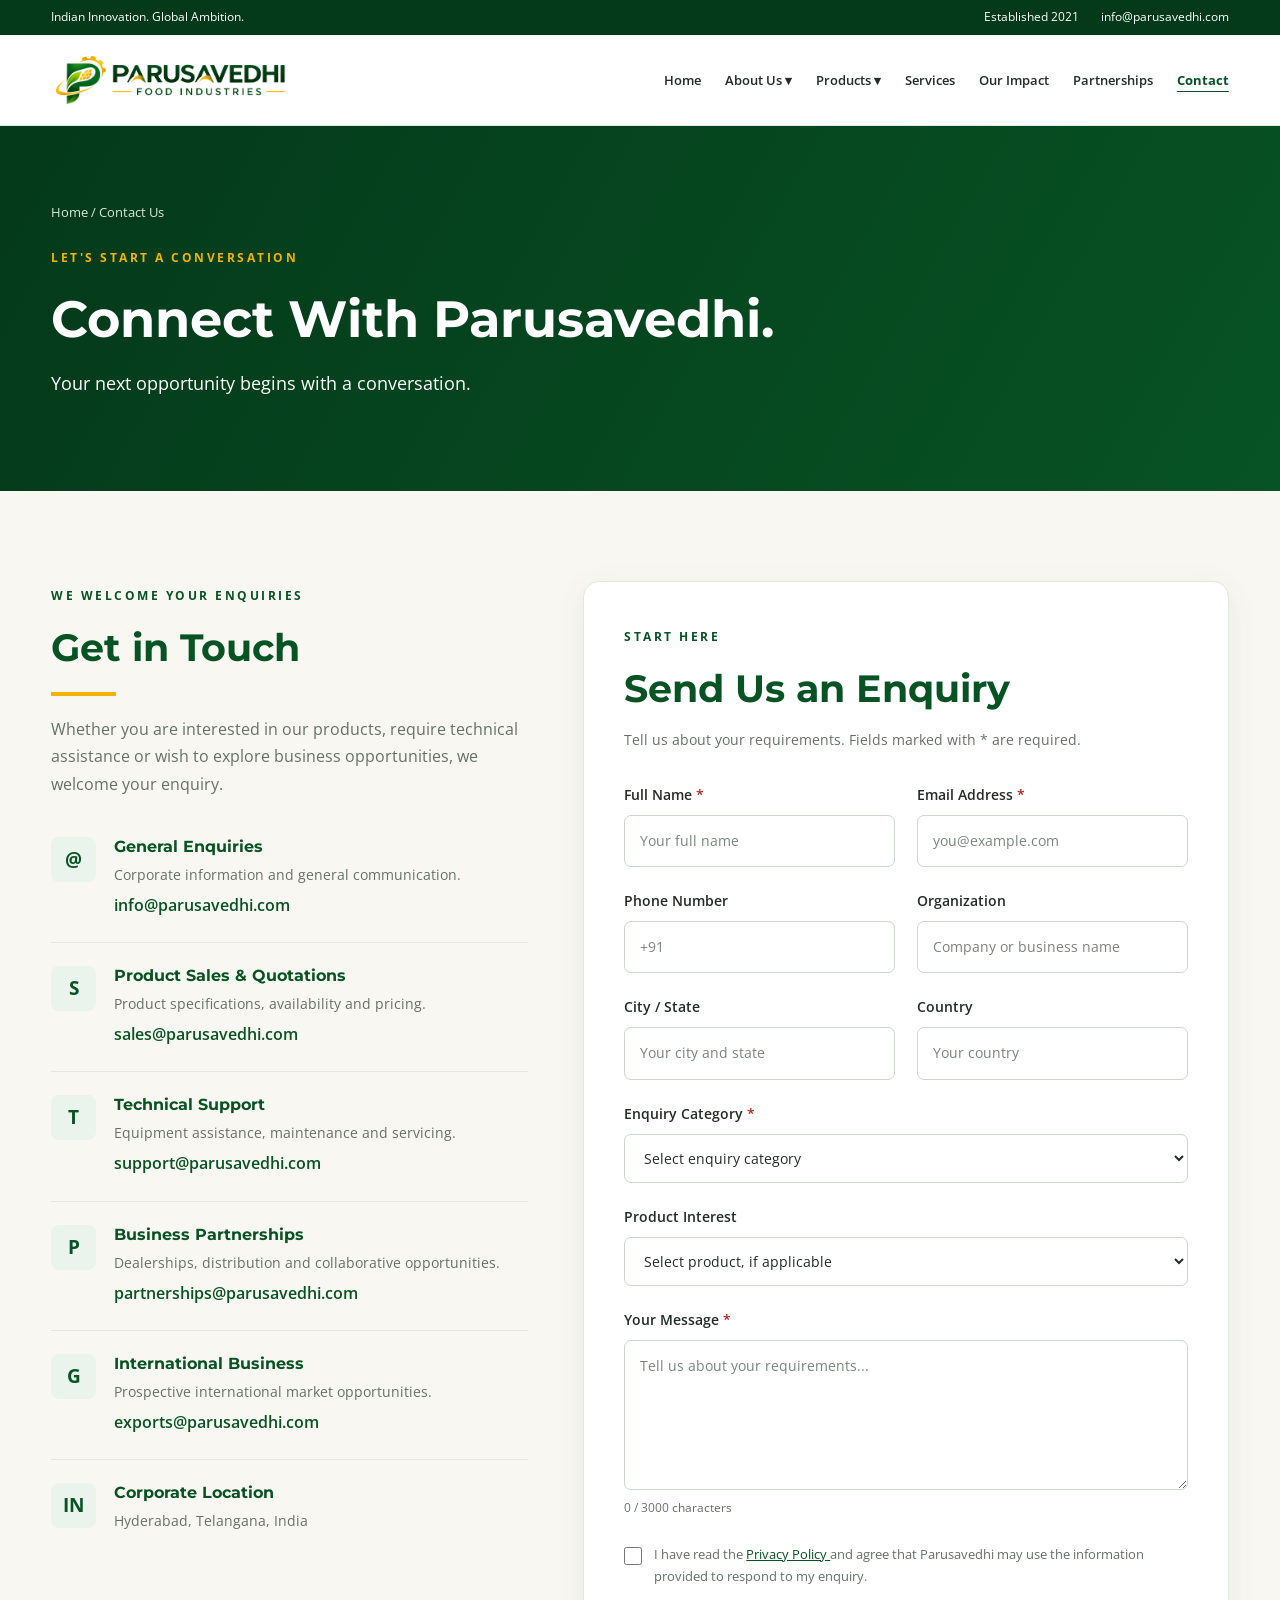
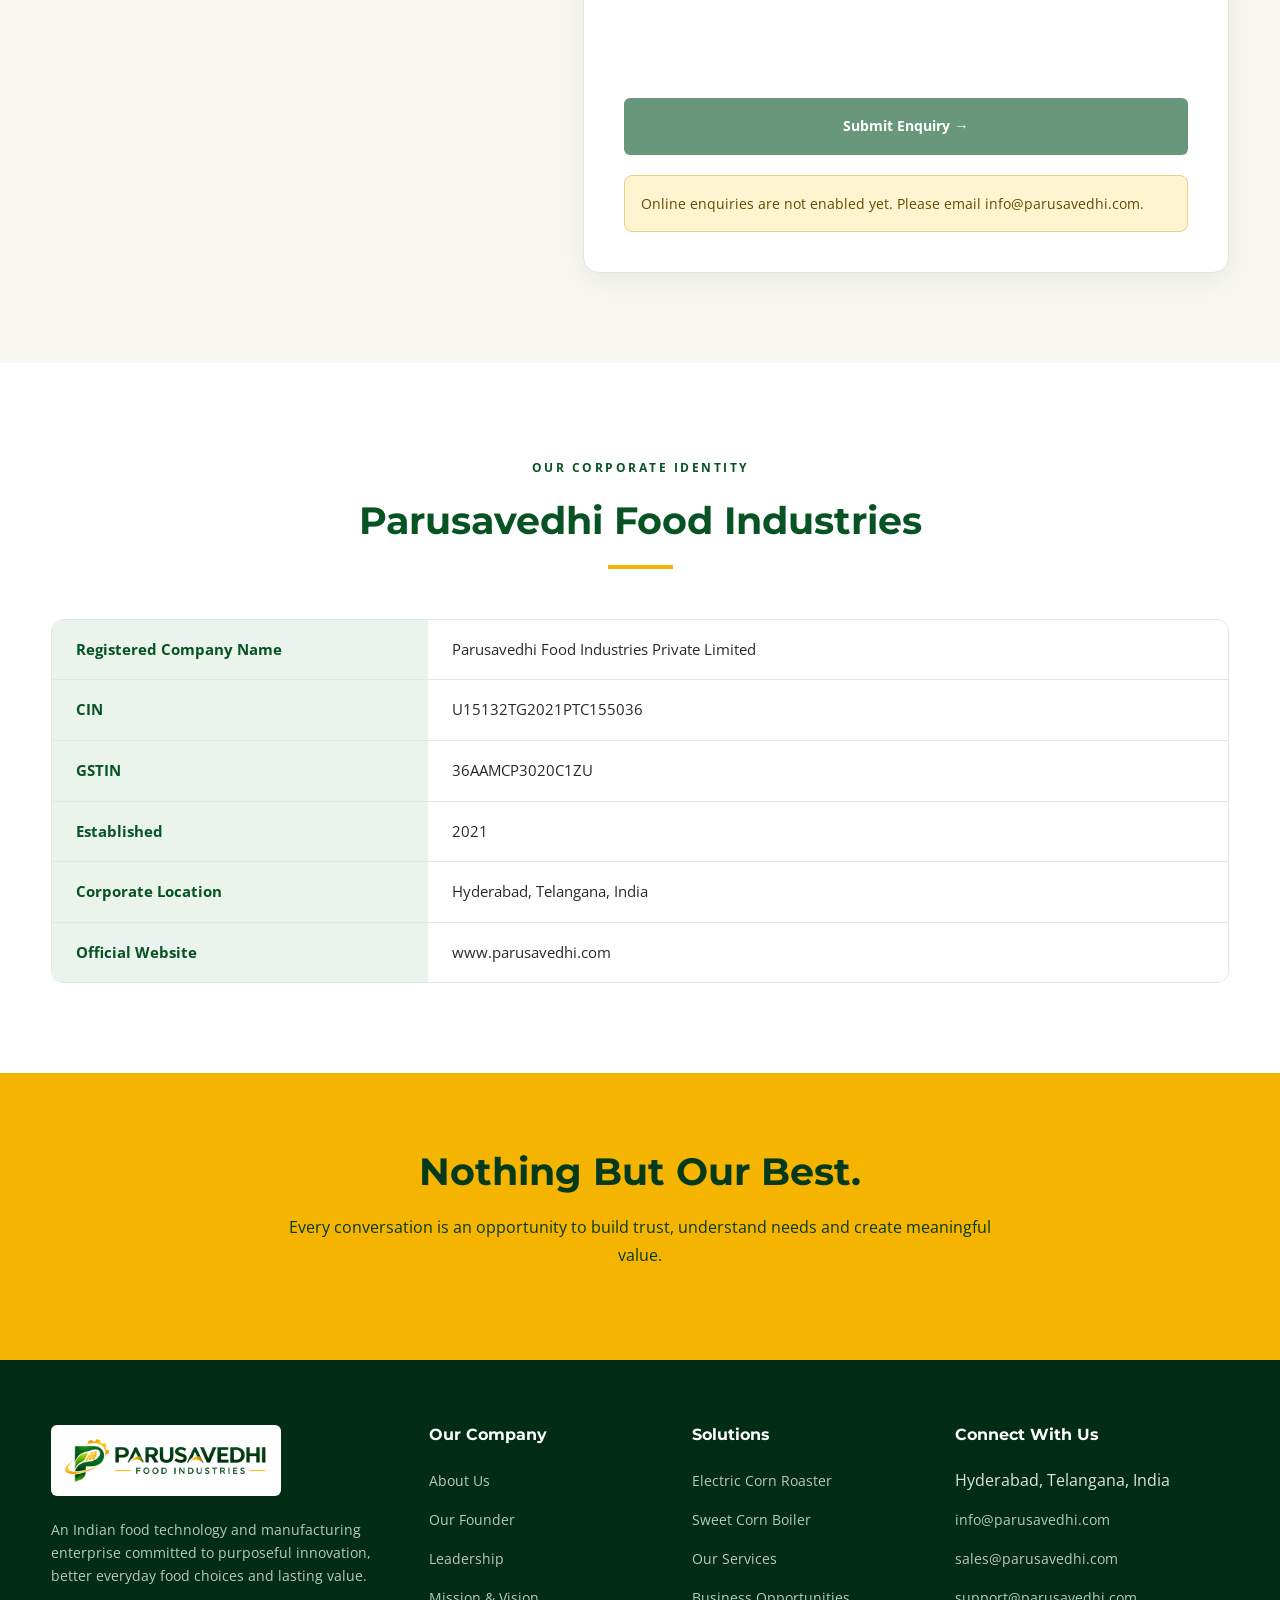
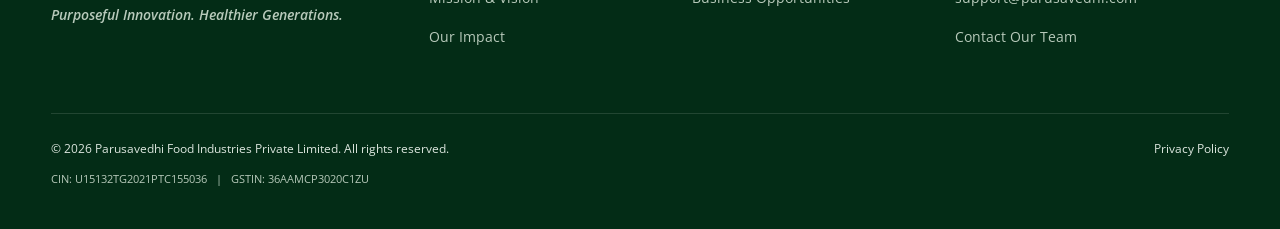
<file: contact.html>
<!DOCTYPE html>
<html lang="en">

<head>

    <meta charset="UTF-8">
    <meta name="viewport"
          content="width=device-width, initial-scale=1.0">

    <title>Contact Us | Parusavedhi Food Industries</title>

    <meta name="description"
          content="Contact Parusavedhi Food Industries for
          product quotations, technical support, dealership
          opportunities and business partnerships.">

    <meta name="theme-color" content="#075324">

    <link rel="canonical"
          href="https://www.parusavedhi.com/contact">

    <link rel="icon" href="assets/logo/favicon.ico">

    <link rel="preconnect"
          href="https://fonts.googleapis.com">

    <link rel="preconnect"
          href="https://fonts.gstatic.com" crossorigin>

    <link href="https://fonts.googleapis.com/css2?family=Montserrat:wght@400;500;600;700;800&family=Open+Sans:wght@400;500;600;700&display=swap"
          rel="stylesheet">

    <link rel="stylesheet" href="css/styles.css">

    <script src="js/main.js" defer></script>
    <script src="js/contact.js" defer></script>

    <!-- Cloudflare Turnstile -->

    <script
        src="https://challenges.cloudflare.com/turnstile/v0/api.js"
        async defer>
    </script>

</head>

<body>

<header id="site-header" class="site-header"></header>

<main id="main-content">

    <!-- PAGE BANNER -->

    <section class="page-banner">

        <div class="container">

            <div class="breadcrumb">
                <a href="index.html">Home</a> / Contact Us
            </div>

            <span class="eyebrow eyebrow-gold">
                Let's Start a Conversation
            </span>

            <h1>Connect With Parusavedhi.</h1>

            <p class="lead-text">
                Your next opportunity begins
                with a conversation.
            </p>

        </div>

    </section>

    <!-- CONTACT INFORMATION AND FORM -->

    <section class="section section-light">

        <div class="container contact-layout">

            <!-- CONTACT CHANNELS -->

            <div class="contact-information">

                <span class="eyebrow">
                    We Welcome Your Enquiries
                </span>

                <h2>Get in Touch</h2>

                <div class="gold-line"></div>

                <p>
                    Whether you are interested in our
                    products, require technical assistance
                    or wish to explore business opportunities,
                    we welcome your enquiry.
                </p>

                <article class="contact-channel">

                    <div class="contact-channel-icon"
                         aria-hidden="true">@</div>

                    <div>

                        <h3>General Enquiries</h3>

                        <p>
                            Corporate information and
                            general communication.
                        </p>

                        <a href="mailto:info@parusavedhi.com">
                            info@parusavedhi.com
                        </a>

                    </div>

                </article>

                <article class="contact-channel">

                    <div class="contact-channel-icon"
                         aria-hidden="true">S</div>

                    <div>

                        <h3>Product Sales &amp; Quotations</h3>

                        <p>
                            Product specifications,
                            availability and pricing.
                        </p>

                        <a href="mailto:sales@parusavedhi.com">
                            sales@parusavedhi.com
                        </a>

                    </div>

                </article>

                <article class="contact-channel">

                    <div class="contact-channel-icon"
                         aria-hidden="true">T</div>

                    <div>

                        <h3>Technical Support</h3>

                        <p>
                            Equipment assistance,
                            maintenance and servicing.
                        </p>

                        <a href="mailto:support@parusavedhi.com">
                            support@parusavedhi.com
                        </a>

                    </div>

                </article>

                <article class="contact-channel">

                    <div class="contact-channel-icon"
                         aria-hidden="true">P</div>

                    <div>

                        <h3>Business Partnerships</h3>

                        <p>
                            Dealerships, distribution and
                            collaborative opportunities.
                        </p>

                        <a href="mailto:partnerships@parusavedhi.com">
                            partnerships@parusavedhi.com
                        </a>

                    </div>

                </article>

                <article class="contact-channel">

                    <div class="contact-channel-icon"
                         aria-hidden="true">G</div>

                    <div>

                        <h3>International Business</h3>

                        <p>
                            Prospective international
                            market opportunities.
                        </p>

                        <a href="mailto:exports@parusavedhi.com">
                            exports@parusavedhi.com
                        </a>

                    </div>

                </article>

                <article class="contact-channel">

                    <div class="contact-channel-icon"
                         aria-hidden="true">IN</div>

                    <div>

                        <h3>Corporate Location</h3>

                        <p>Hyderabad, Telangana, India</p>

                    </div>

                </article>

            </div>

            <!-- ENQUIRY FORM -->

            <div class="form-panel">

                <span class="eyebrow">
                    Start Here
                </span>

                <h2>Send Us an Enquiry</h2>

                <p class="form-introduction">
                    Tell us about your requirements.
                    Fields marked with * are required.
                </p>

                <form id="enquiry-form"
                      action="/api/enquiry"
                      method="post">

                    <div class="form-grid">

                        <!-- NAME -->

                        <div class="form-group">

                            <label for="name">
                                Full Name
                                <span class="required-mark">*</span>
                            </label>

                            <input
                                type="text"
                                id="name"
                                name="name"
                                placeholder="Your full name"
                                autocomplete="name"
                                maxlength="100"
                                required>

                        </div>

                        <!-- EMAIL -->

                        <div class="form-group">

                            <label for="email">
                                Email Address
                                <span class="required-mark">*</span>
                            </label>

                            <input
                                type="email"
                                id="email"
                                name="email"
                                placeholder="you@example.com"
                                autocomplete="email"
                                maxlength="254"
                                required>

                        </div>

                        <!-- PHONE -->

                        <div class="form-group">

                            <label for="phone">
                                Phone Number
                            </label>

                            <input
                                type="tel"
                                id="phone"
                                name="phone"
                                placeholder="+91"
                                autocomplete="tel"
                                maxlength="30">

                        </div>

                        <!-- ORGANIZATION -->

                        <div class="form-group">

                            <label for="organization">
                                Organization
                            </label>

                            <input
                                type="text"
                                id="organization"
                                name="organization"
                                placeholder="Company or business name"
                                autocomplete="organization"
                                maxlength="150">

                        </div>

                        <!-- LOCATION -->

                        <div class="form-group">

                            <label for="location">
                                City / State
                            </label>

                            <input
                                type="text"
                                id="location"
                                name="location"
                                placeholder="Your city and state"
                                maxlength="150">

                        </div>

                        <!-- COUNTRY -->

                        <div class="form-group">

                            <label for="country">
                                Country
                            </label>

                            <input
                                type="text"
                                id="country"
                                name="country"
                                placeholder="Your country"
                                autocomplete="country-name"
                                maxlength="100">

                        </div>

                        <!-- CATEGORY -->

                        <div class="form-group form-full">

                            <label for="category">
                                Enquiry Category
                                <span class="required-mark">*</span>
                            </label>

                            <select
                                id="category"
                                name="category"
                                required>

                                <option value="">
                                    Select enquiry category
                                </option>

                                <option value="general">
                                    General Enquiry
                                </option>

                                <option value="sales">
                                    Product Sales &amp; Quotation
                                </option>

                                <option value="support">
                                    Technical Support
                                </option>

                                <option value="dealership">
                                    Dealership Opportunity
                                </option>

                                <option value="distribution">
                                    Distribution Partnership
                                </option>

                                <option value="business">
                                    Entrepreneurial Opportunity
                                </option>

                                <option value="institutional">
                                    Institutional Enquiry
                                </option>

                                <option value="community">
                                    Community / Self-Help Group
                                </option>

                                <option value="exports">
                                    International Business
                                </option>

                                <option value="other">
                                    Other
                                </option>

                            </select>

                        </div>

                        <!-- PRODUCT INTEREST -->

                        <div class="form-group form-full">

                            <label for="product">
                                Product Interest
                            </label>

                            <select
                                id="product"
                                name="product">

                                <option value="">
                                    Select product, if applicable
                                </option>

                                <option value="corn-roaster">
                                    Electric Corn Roasting Machine
                                </option>

                                <option value="corn-boiler">
                                    Sweet Corn Boiling Machine
                                </option>

                                <option value="both">
                                    Both Products
                                </option>

                                <option value="other">
                                    Other / Not Applicable
                                </option>

                            </select>

                        </div>

                        <!-- MESSAGE -->

                        <div class="form-group form-full">

                            <label for="message">

                                Your Message

                                <span class="required-mark">*</span>

                            </label>

                            <textarea
                                id="message"
                                name="message"
                                placeholder="Tell us about your requirements..."
                                minlength="10"
                                maxlength="3000"
                                required></textarea>

                            <span class="field-hint"
                                  id="message-count">

                                0 / 3000 characters

                            </span>

                        </div>

                    </div>

                    <!-- HONEYPOT -->

                    <div class="honeypot" aria-hidden="true">

                        <label for="website">
                            Leave this field empty
                        </label>

                        <input type="text"
                               name="website"
                               id="website"
                               tabindex="-1"
                               autocomplete="off">

                    </div>

                    <!-- PRIVACY CONSENT -->

                    <div class="consent-row">

                        <input
                            type="checkbox"
                            name="consent"
                            id="consent"
                            value="yes"
                            required>

                        <label for="consent">

                            I have read the

                            <a href="privacy.html">
                                Privacy Policy
                            </a>

                            and agree that Parusavedhi may
                            use the information provided to
                            respond to my enquiry.

                        </label>

                    </div>

                    <!-- TURNSTILE -->

                    <div class="turnstile-wrapper">

                        <div
                            class="cf-turnstile"
                            data-sitekey="1x00000000000000000000AA"
                            data-action="enquiry"
                            data-theme="light">

                        </div>

                    </div>

                    <!-- SUBMIT -->

                    <button
                        type="submit"
                        id="submit-button"
                        class="btn btn-primary form-submit"
                        disabled>

                        Submit Enquiry →

                    </button>

                    <!-- STATUS MESSAGE -->

                    <div
                        id="form-status"
                        class="form-status"
                        role="status"
                        aria-live="polite"
                        hidden>

                    </div>

                    <noscript>

                        <p class="form-status info">

                            JavaScript is required to use this
                            enquiry form. Please contact us at
                            info@parusavedhi.com.

                        </p>

                    </noscript>

                </form>

            </div>

        </div>

    </section>

    <!-- CORPORATE INFORMATION -->

    <section class="section">

        <div class="container">

            <div class="section-heading">

                <span class="eyebrow">
                    Our Corporate Identity
                </span>

                <h2>Parusavedhi Food Industries</h2>

                <div class="gold-line"></div>

            </div>

            <div class="corporate-table-wrapper">

                <table class="corporate-table">

                    <tbody>

                        <tr>

                            <th scope="row">
                                Registered Company Name
                            </th>

                            <td>
                                Parusavedhi Food Industries
                                Private Limited
                            </td>

                        </tr>

                        <tr>

                            <th scope="row">CIN</th>

                            <td>
                                U15132TG2021PTC155036
                            </td>

                        </tr>

                        <tr>

                            <th scope="row">GSTIN</th>

                            <td>
                                36AAMCP3020C1ZU
                            </td>

                        </tr>

                        <tr>

                            <th scope="row">
                                Established
                            </th>

                            <td>2021</td>

                        </tr>

                        <tr>

                            <th scope="row">
                                Corporate Location
                            </th>

                            <td>
                                Hyderabad, Telangana, India
                            </td>

                        </tr>

                        <tr>

                            <th scope="row">
                                Official Website
                            </th>

                            <td>
                                www.parusavedhi.com
                            </td>

                        </tr>

                    </tbody>

                </table>

            </div>

        </div>

    </section>

    <!-- BRAND PROMISE -->

    <section class="philosophy-banner">

        <div class="container">

            <h2>Nothing But Our Best.</h2>

            <p>
                Every conversation is an opportunity
                to build trust, understand needs and
                create meaningful value.
            </p>

        </div>

    </section>

</main>

<footer id="site-footer" class="site-footer"></footer>

</body>

</html>
</file>
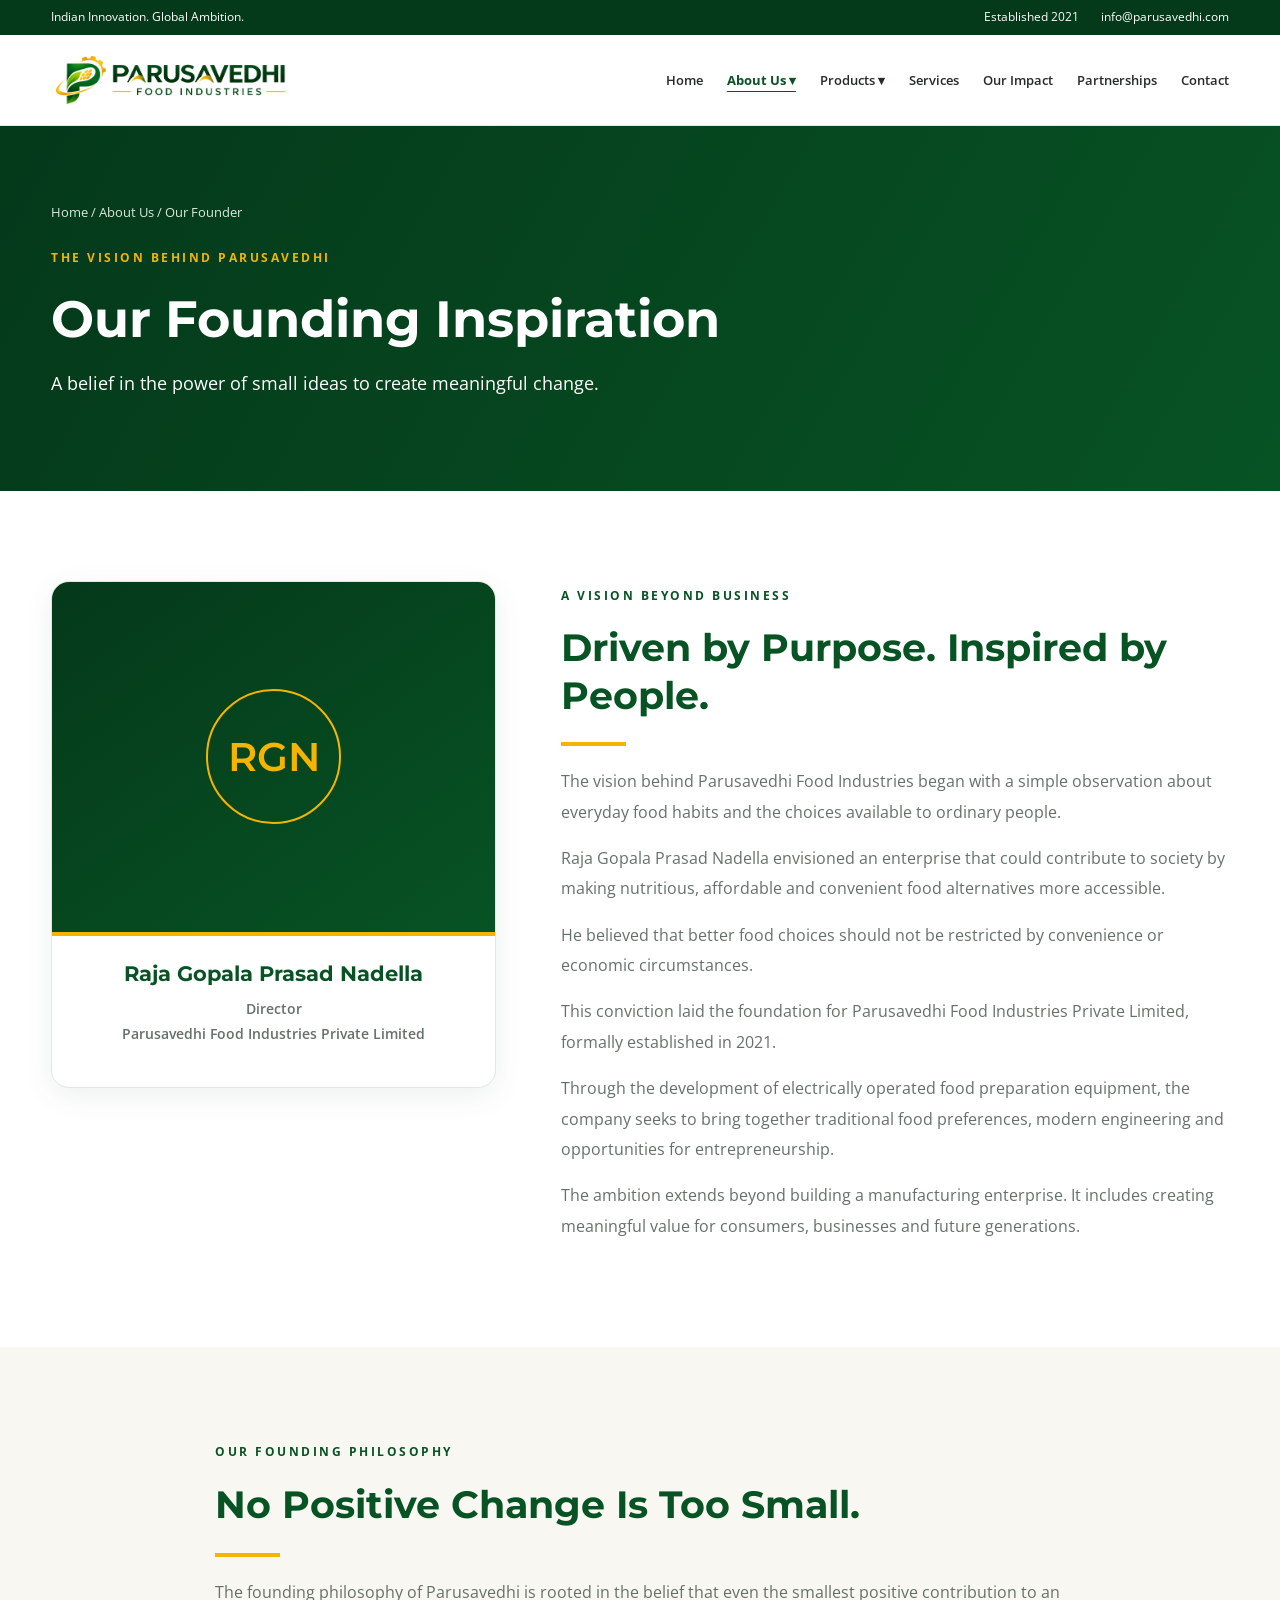
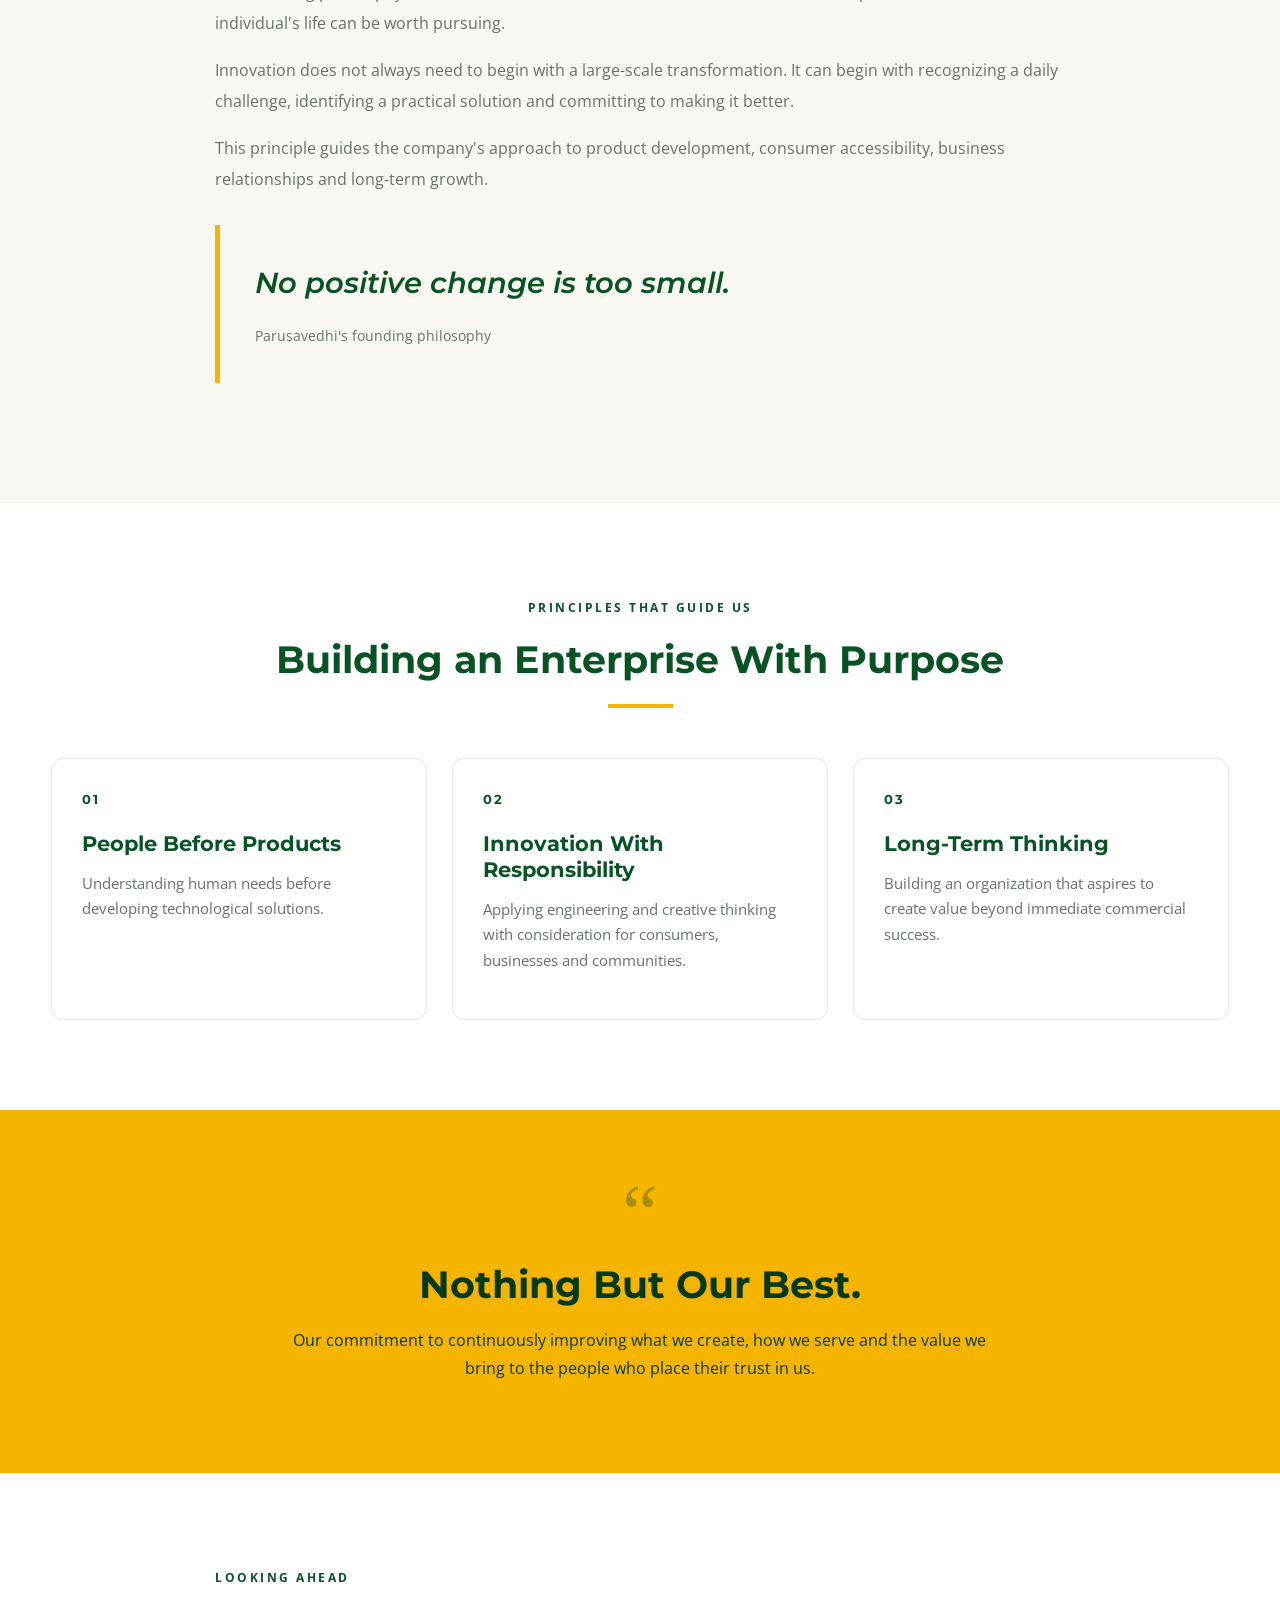
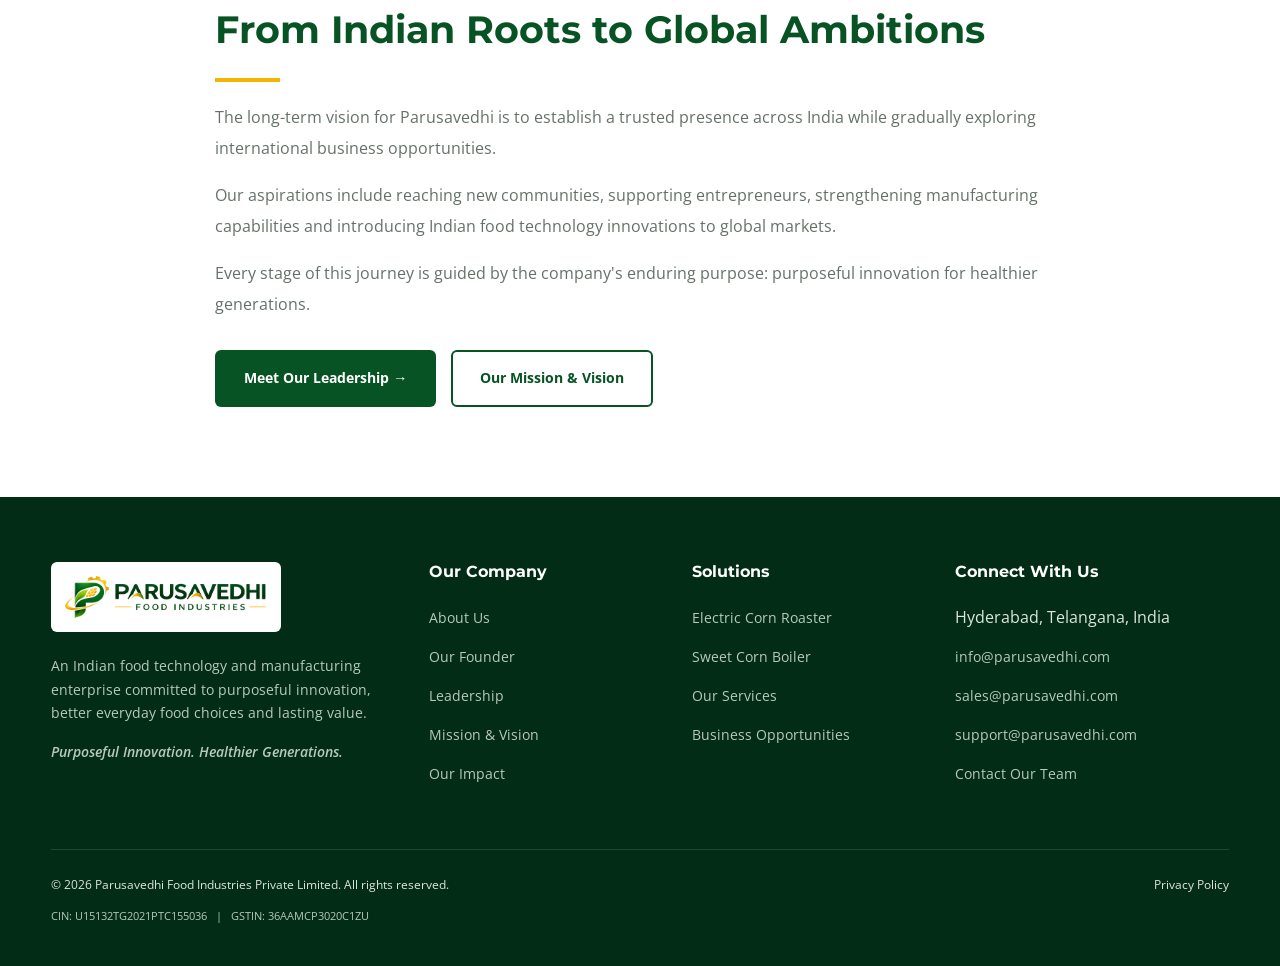
<file: founder.html>
<!DOCTYPE html>
<html lang="en">

<head>

    <meta charset="UTF-8">

    <meta name="viewport"
          content="width=device-width, initial-scale=1.0">

    <title>Our Founder | Parusavedhi Food Industries</title>

    <meta name="description"
          content="Discover the founding vision and philosophy
          of Raja Gopala Prasad Nadella, Director of
          Parusavedhi Food Industries Private Limited.">

    <meta name="theme-color" content="#075324">

    <link rel="canonical"
          href="https://www.parusavedhi.com/founder">

    <link rel="icon" href="assets/logo/favicon.ico">

    <link rel="preconnect"
          href="https://fonts.googleapis.com">

    <link rel="preconnect"
          href="https://fonts.gstatic.com"
          crossorigin>

    <link href="https://fonts.googleapis.com/css2?family=Montserrat:wght@400;500;600;700;800&family=Open+Sans:wght@400;500;600;700&display=swap"
          rel="stylesheet">

    <link rel="stylesheet" href="css/styles.css">

    <script src="js/main.js" defer></script>

</head>

<body>

<header id="site-header" class="site-header"></header>

<main id="main-content">

    <!-- Page Banner -->

    <section class="page-banner">

        <div class="container">

            <div class="breadcrumb">
                <a href="index.html">Home</a> /
                <a href="about.html">About Us</a> /
                Our Founder
            </div>

            <span class="eyebrow eyebrow-gold">
                The Vision Behind Parusavedhi
            </span>

            <h1>Our Founding Inspiration</h1>

            <p class="lead-text">
                A belief in the power of small ideas
                to create meaningful change.
            </p>

        </div>

    </section>

    <!-- Founder Profile -->

    <section class="section">

        <div class="container profile-layout">

            <aside class="profile-visual">

                <!-- Replace with an approved photograph later -->

                <div class="profile-placeholder">

                    <div class="profile-initials"
                         aria-hidden="true">
                        RGN
                    </div>

                </div>

                <div class="profile-caption">

                    <h3>Raja Gopala Prasad Nadella</h3>

                    <span class="profile-role">
                        Director
                    </span>

                    <p class="profile-role">
                        Parusavedhi Food Industries
                        Private Limited
                    </p>

                </div>

            </aside>

            <div class="profile-content">

                <span class="eyebrow">
                    A Vision Beyond Business
                </span>

                <h2>Driven by Purpose. Inspired by People.</h2>

                <div class="gold-line"></div>

                <p>
                    The vision behind Parusavedhi Food Industries
                    began with a simple observation about
                    everyday food habits and the choices
                    available to ordinary people.
                </p>

                <p>
                    Raja Gopala Prasad Nadella envisioned
                    an enterprise that could contribute to
                    society by making nutritious, affordable
                    and convenient food alternatives more
                    accessible.
                </p>

                <p>
                    He believed that better food choices
                    should not be restricted by convenience
                    or economic circumstances.
                </p>

                <p>
                    This conviction laid the foundation for
                    Parusavedhi Food Industries Private Limited,
                    formally established in 2021.
                </p>

                <p>
                    Through the development of electrically
                    operated food preparation equipment,
                    the company seeks to bring together
                    traditional food preferences, modern
                    engineering and opportunities for
                    entrepreneurship.
                </p>

                <p>
                    The ambition extends beyond building
                    a manufacturing enterprise. It includes
                    creating meaningful value for consumers,
                    businesses and future generations.
                </p>

            </div>

        </div>

    </section>

    <!-- Founding Philosophy -->

    <section class="section section-light">

        <div class="container content-block">

            <span class="eyebrow">
                Our Founding Philosophy
            </span>

            <h2>No Positive Change Is Too Small.</h2>

            <div class="gold-line"></div>

            <p>
                The founding philosophy of Parusavedhi is
                rooted in the belief that even the smallest
                positive contribution to an individual's
                life can be worth pursuing.
            </p>

            <p>
                Innovation does not always need to begin
                with a large-scale transformation.
                It can begin with recognizing a daily
                challenge, identifying a practical solution
                and committing to making it better.
            </p>

            <p>
                This principle guides the company's
                approach to product development,
                consumer accessibility, business
                relationships and long-term growth.
            </p>

            <div class="quote-panel">

                <blockquote>
                    No positive change is too small.
                </blockquote>

                <cite>
                    Parusavedhi's founding philosophy
                </cite>

            </div>

        </div>

    </section>

    <!-- Leadership Principles -->

    <section class="section">

        <div class="container">

            <div class="section-heading">

                <span class="eyebrow">
                    Principles That Guide Us
                </span>

                <h2>Building an Enterprise With Purpose</h2>

                <div class="gold-line"></div>

            </div>

            <div class="grid-3">

                <article class="card">

                    <span class="card-number">01</span>

                    <h3>People Before Products</h3>

                    <p>
                        Understanding human needs before
                        developing technological solutions.
                    </p>

                </article>

                <article class="card">

                    <span class="card-number">02</span>

                    <h3>Innovation With Responsibility</h3>

                    <p>
                        Applying engineering and creative
                        thinking with consideration for
                        consumers, businesses and communities.
                    </p>

                </article>

                <article class="card">

                    <span class="card-number">03</span>

                    <h3>Long-Term Thinking</h3>

                    <p>
                        Building an organization that
                        aspires to create value beyond
                        immediate commercial success.
                    </p>

                </article>

            </div>

        </div>

    </section>

    <!-- Corporate Promise -->

    <section class="philosophy-banner">

        <div class="container">

            <div class="quote-mark" aria-hidden="true">
                “
            </div>

            <h2>Nothing But Our Best.</h2>

            <p>
                Our commitment to continuously improving
                what we create, how we serve and the value
                we bring to the people who place their
                trust in us.
            </p>

        </div>

    </section>

    <!-- Vision for Tomorrow -->

    <section class="section">

        <div class="container content-block">

            <span class="eyebrow">
                Looking Ahead
            </span>

            <h2>From Indian Roots to Global Ambitions</h2>

            <div class="gold-line"></div>

            <p>
                The long-term vision for Parusavedhi is
                to establish a trusted presence across
                India while gradually exploring
                international business opportunities.
            </p>

            <p>
                Our aspirations include reaching new
                communities, supporting entrepreneurs,
                strengthening manufacturing capabilities
                and introducing Indian food technology
                innovations to global markets.
            </p>

            <p>
                Every stage of this journey is guided by
                the company's enduring purpose:
                purposeful innovation for healthier
                generations.
            </p>

            <div class="button-group">

                <a href="leadership.html"
                   class="btn btn-primary">
                    Meet Our Leadership →
                </a>

                <a href="mission-vision-values.html"
                   class="btn btn-outline">
                    Our Mission &amp; Vision
                </a>

            </div>

        </div>

    </section>

</main>

<footer id="site-footer" class="site-footer"></footer>

</body>
</html>
</file>
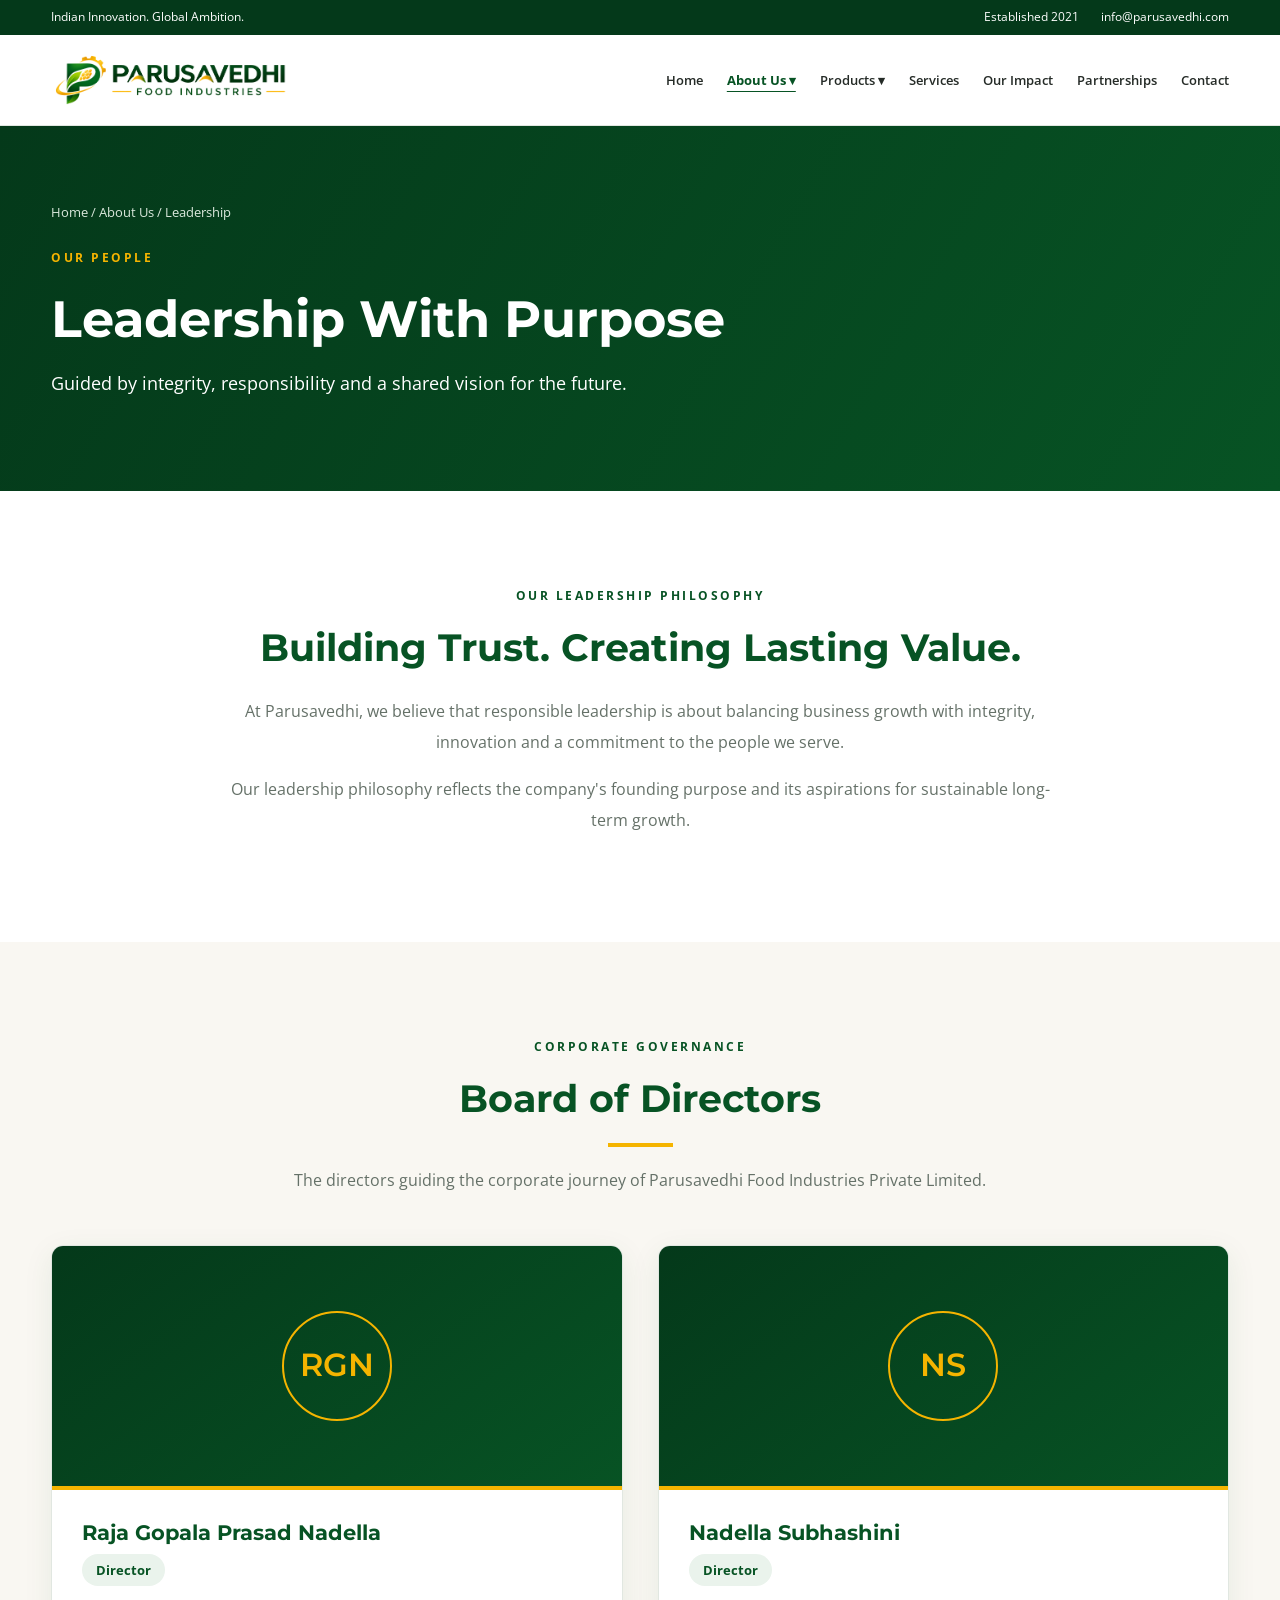
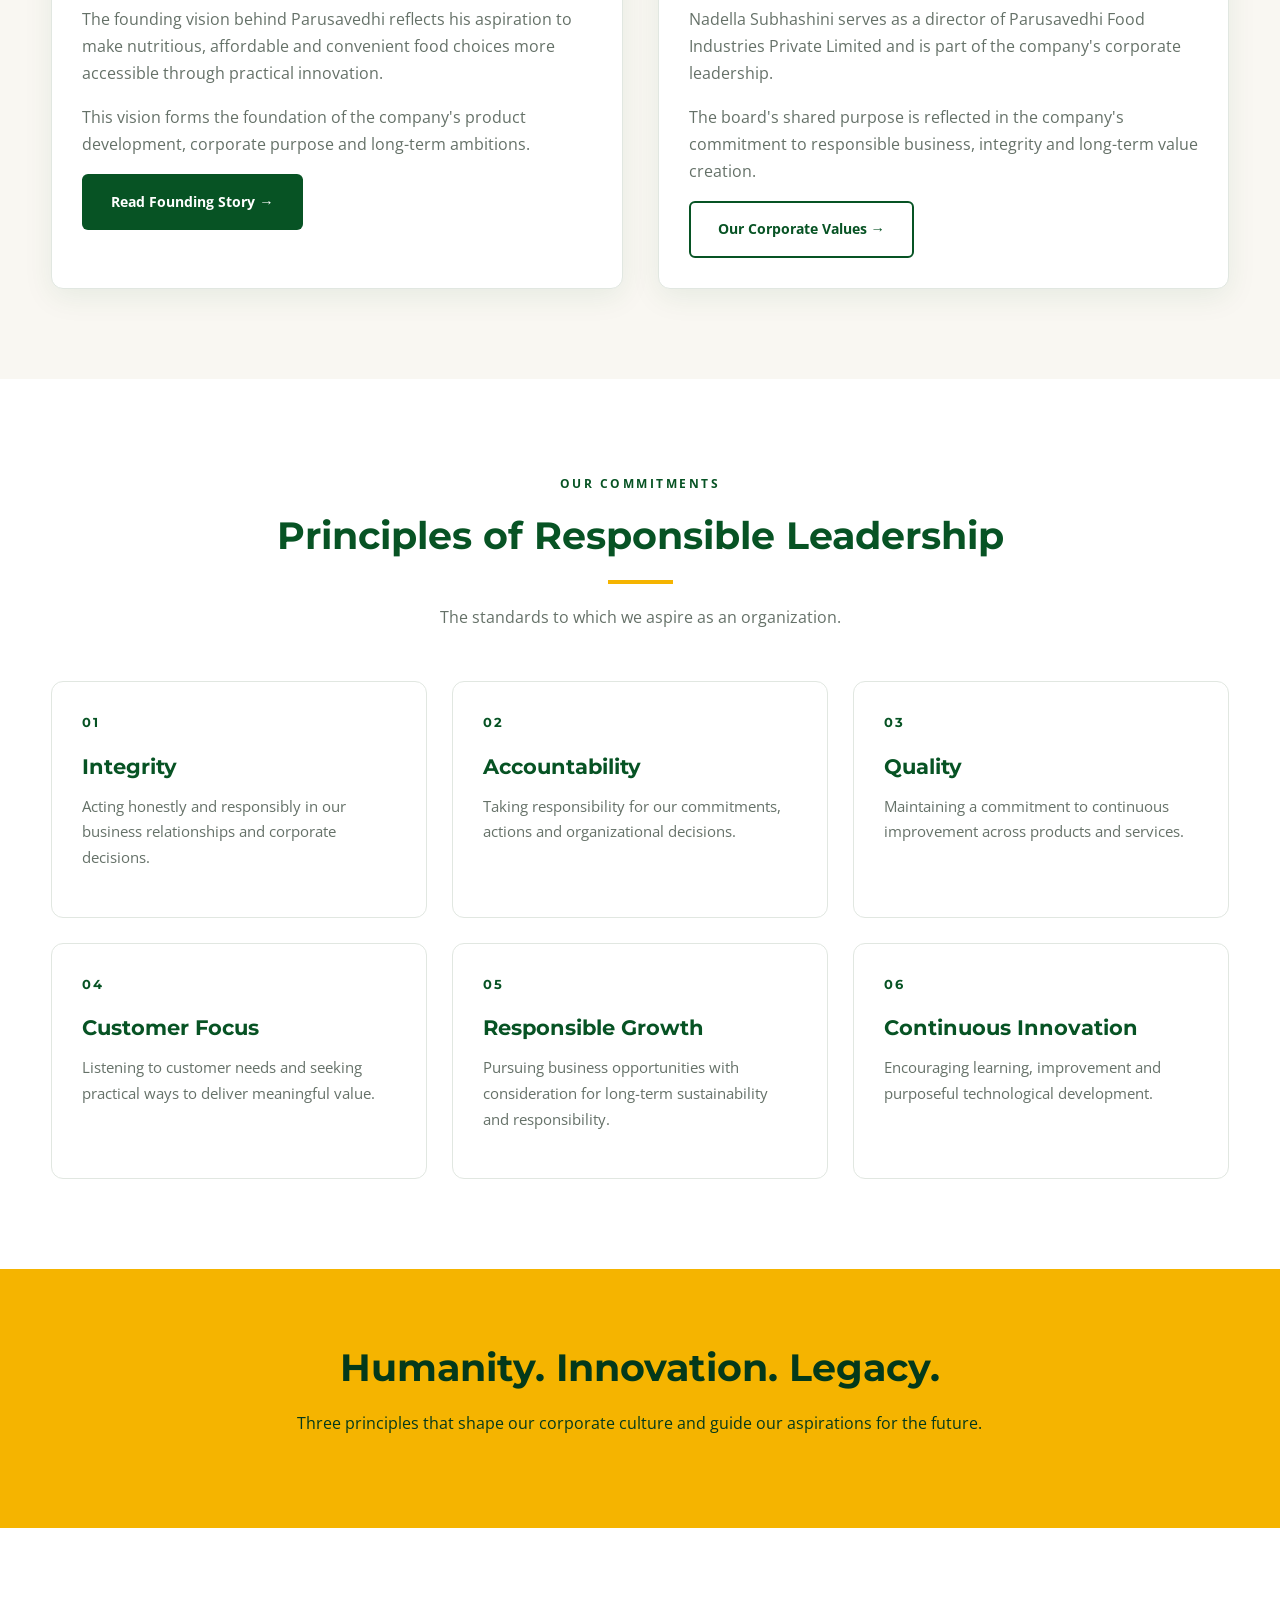
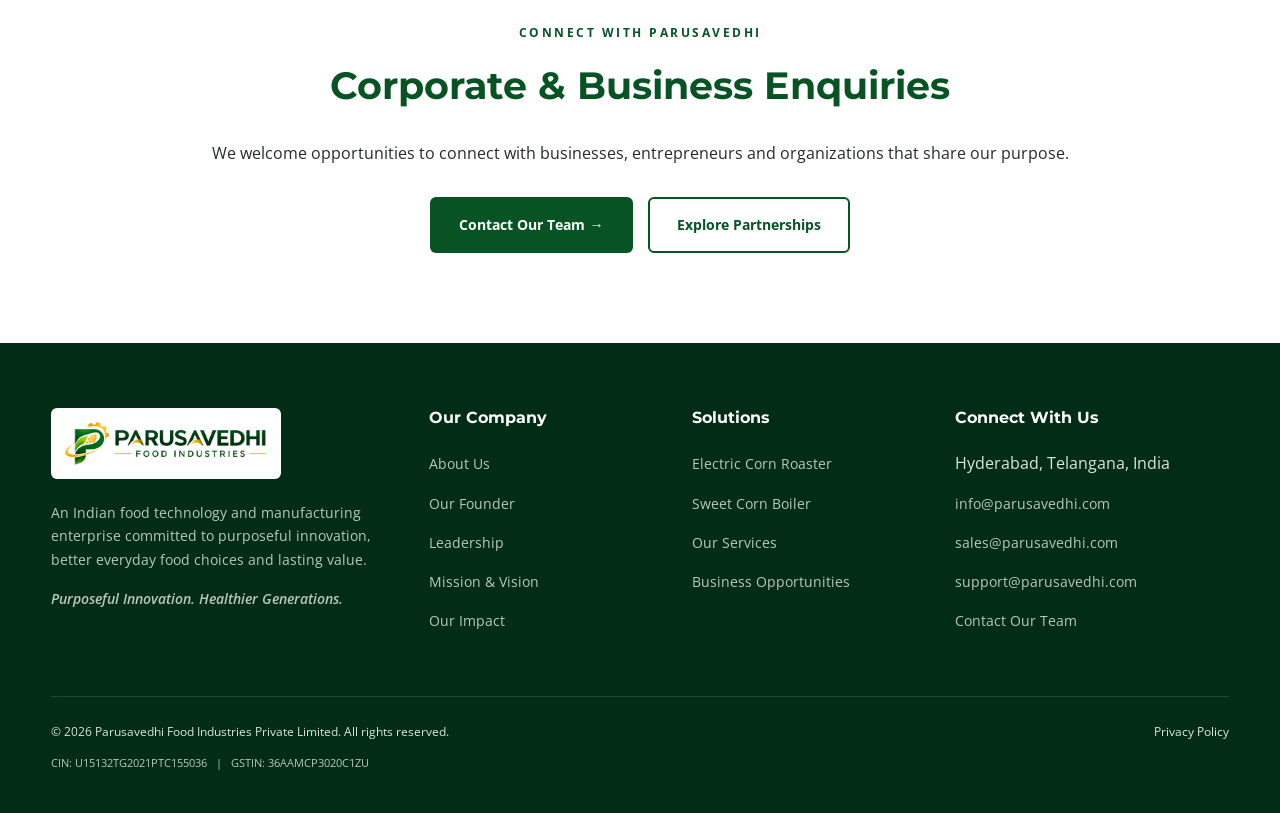
<file: leadership.html>
<!DOCTYPE html>
<html lang="en">

<head>

    <meta charset="UTF-8">

    <meta name="viewport"
          content="width=device-width, initial-scale=1.0">

    <title>Leadership | Parusavedhi Food Industries</title>

    <meta name="description"
          content="Meet the board of directors and discover
          the leadership principles of Parusavedhi
          Food Industries Private Limited.">

    <meta name="theme-color" content="#075324">

    <link rel="canonical"
          href="https://www.parusavedhi.com/leadership">

    <link rel="icon" href="assets/logo/favicon.ico">

    <link rel="preconnect"
          href="https://fonts.googleapis.com">

    <link rel="preconnect"
          href="https://fonts.gstatic.com"
          crossorigin>

    <link href="https://fonts.googleapis.com/css2?family=Montserrat:wght@400;500;600;700;800&family=Open+Sans:wght@400;500;600;700&display=swap"
          rel="stylesheet">

    <link rel="stylesheet" href="css/styles.css">

    <script src="js/main.js" defer></script>

</head>

<body>

<header id="site-header" class="site-header"></header>

<main id="main-content">

    <!-- Page Banner -->

    <section class="page-banner">

        <div class="container">

            <div class="breadcrumb">
                <a href="index.html">Home</a> /
                <a href="about.html">About Us</a> /
                Leadership
            </div>

            <span class="eyebrow eyebrow-gold">
                Our People
            </span>

            <h1>Leadership With Purpose</h1>

            <p class="lead-text">
                Guided by integrity, responsibility
                and a shared vision for the future.
            </p>

        </div>

    </section>

    <!-- Leadership Introduction -->

    <section class="section">

        <div class="container content-block text-center">

            <span class="eyebrow">
                Our Leadership Philosophy
            </span>

            <h2>
                Building Trust. Creating Lasting Value.
            </h2>

            <p>
                At Parusavedhi, we believe that responsible
                leadership is about balancing business
                growth with integrity, innovation and
                a commitment to the people we serve.
            </p>

            <p>
                Our leadership philosophy reflects the
                company's founding purpose and its
                aspirations for sustainable long-term growth.
            </p>

        </div>

    </section>

    <!-- Board of Directors -->

    <section class="section section-light">

        <div class="container">

            <div class="section-heading">

                <span class="eyebrow">
                    Corporate Governance
                </span>

                <h2>Board of Directors</h2>

                <div class="gold-line"></div>

                <p>
                    The directors guiding the corporate
                    journey of Parusavedhi Food Industries
                    Private Limited.
                </p>

            </div>

            <div class="grid-2">

                <!-- Director 1 -->

                <article class="leadership-card">

                    <!-- Approved photograph can replace
                         this initials component later. -->

                    <div class="profile-placeholder">

                        <div class="profile-initials"
                             aria-hidden="true">
                            RGN
                        </div>

                    </div>

                    <div class="leadership-details">

                        <h3>Raja Gopala Prasad Nadella</h3>

                        <span class="leadership-role">
                            Director
                        </span>

                        <p>
                            The founding vision behind
                            Parusavedhi reflects his
                            aspiration to make nutritious,
                            affordable and convenient
                            food choices more accessible
                            through practical innovation.
                        </p>

                        <p>
                            This vision forms the foundation
                            of the company's product development,
                            corporate purpose and long-term
                            ambitions.
                        </p>

                        <a href="founder.html"
                           class="btn btn-primary">
                            Read Founding Story →
                        </a>

                    </div>

                </article>

                <!-- Director 2 -->

                <article class="leadership-card">

                    <div class="profile-placeholder">

                        <div class="profile-initials"
                             aria-hidden="true">
                            NS
                        </div>

                    </div>

                    <div class="leadership-details">

                        <h3>Nadella Subhashini</h3>

                        <span class="leadership-role">
                            Director
                        </span>

                        <p>
                            Nadella Subhashini serves as
                            a director of Parusavedhi Food
                            Industries Private Limited and
                            is part of the company's
                            corporate leadership.
                        </p>

                        <p>
                            The board's shared purpose
                            is reflected in the company's
                            commitment to responsible
                            business, integrity and
                            long-term value creation.
                        </p>

                        <a href="mission-vision-values.html"
                           class="btn btn-outline">
                            Our Corporate Values →
                        </a>

                    </div>

                </article>

            </div>

        </div>

    </section>

    <!-- Governance Principles -->

    <section class="section">

        <div class="container">

            <div class="section-heading">

                <span class="eyebrow">
                    Our Commitments
                </span>

                <h2>Principles of Responsible Leadership</h2>

                <div class="gold-line"></div>

                <p>
                    The standards to which we aspire
                    as an organization.
                </p>

            </div>

            <div class="grid-3">

                <article class="card">

                    <span class="card-number">01</span>

                    <h3>Integrity</h3>

                    <p>
                        Acting honestly and responsibly
                        in our business relationships
                        and corporate decisions.
                    </p>

                </article>

                <article class="card">

                    <span class="card-number">02</span>

                    <h3>Accountability</h3>

                    <p>
                        Taking responsibility for our
                        commitments, actions and
                        organizational decisions.
                    </p>

                </article>

                <article class="card">

                    <span class="card-number">03</span>

                    <h3>Quality</h3>

                    <p>
                        Maintaining a commitment to
                        continuous improvement across
                        products and services.
                    </p>

                </article>

                <article class="card">

                    <span class="card-number">04</span>

                    <h3>Customer Focus</h3>

                    <p>
                        Listening to customer needs
                        and seeking practical ways
                        to deliver meaningful value.
                    </p>

                </article>

                <article class="card">

                    <span class="card-number">05</span>

                    <h3>Responsible Growth</h3>

                    <p>
                        Pursuing business opportunities
                        with consideration for long-term
                        sustainability and responsibility.
                    </p>

                </article>

                <article class="card">

                    <span class="card-number">06</span>

                    <h3>Continuous Innovation</h3>

                    <p>
                        Encouraging learning, improvement
                        and purposeful technological
                        development.
                    </p>

                </article>

            </div>

        </div>

    </section>

    <!-- Leadership Commitment -->

    <section class="philosophy-banner">

        <div class="container">

            <h2>Humanity. Innovation. Legacy.</h2>

            <p>
                Three principles that shape our
                corporate culture and guide
                our aspirations for the future.
            </p>

        </div>

    </section>

    <!-- Contact CTA -->

    <section class="section">

        <div class="container text-center">

            <span class="eyebrow">
                Connect With Parusavedhi
            </span>

            <h2>Corporate &amp; Business Enquiries</h2>

            <p class="mt-30">
                We welcome opportunities to connect
                with businesses, entrepreneurs and
                organizations that share our purpose.
            </p>

            <div class="button-group"
                 style="justify-content: center">

                <a href="contact.html"
                   class="btn btn-primary">
                    Contact Our Team →
                </a>

                <a href="partnerships.html"
                   class="btn btn-outline">
                    Explore Partnerships
                </a>

            </div>

        </div>

    </section>

</main>

<footer id="site-footer" class="site-footer"></footer>

</body>
</html>
</file>
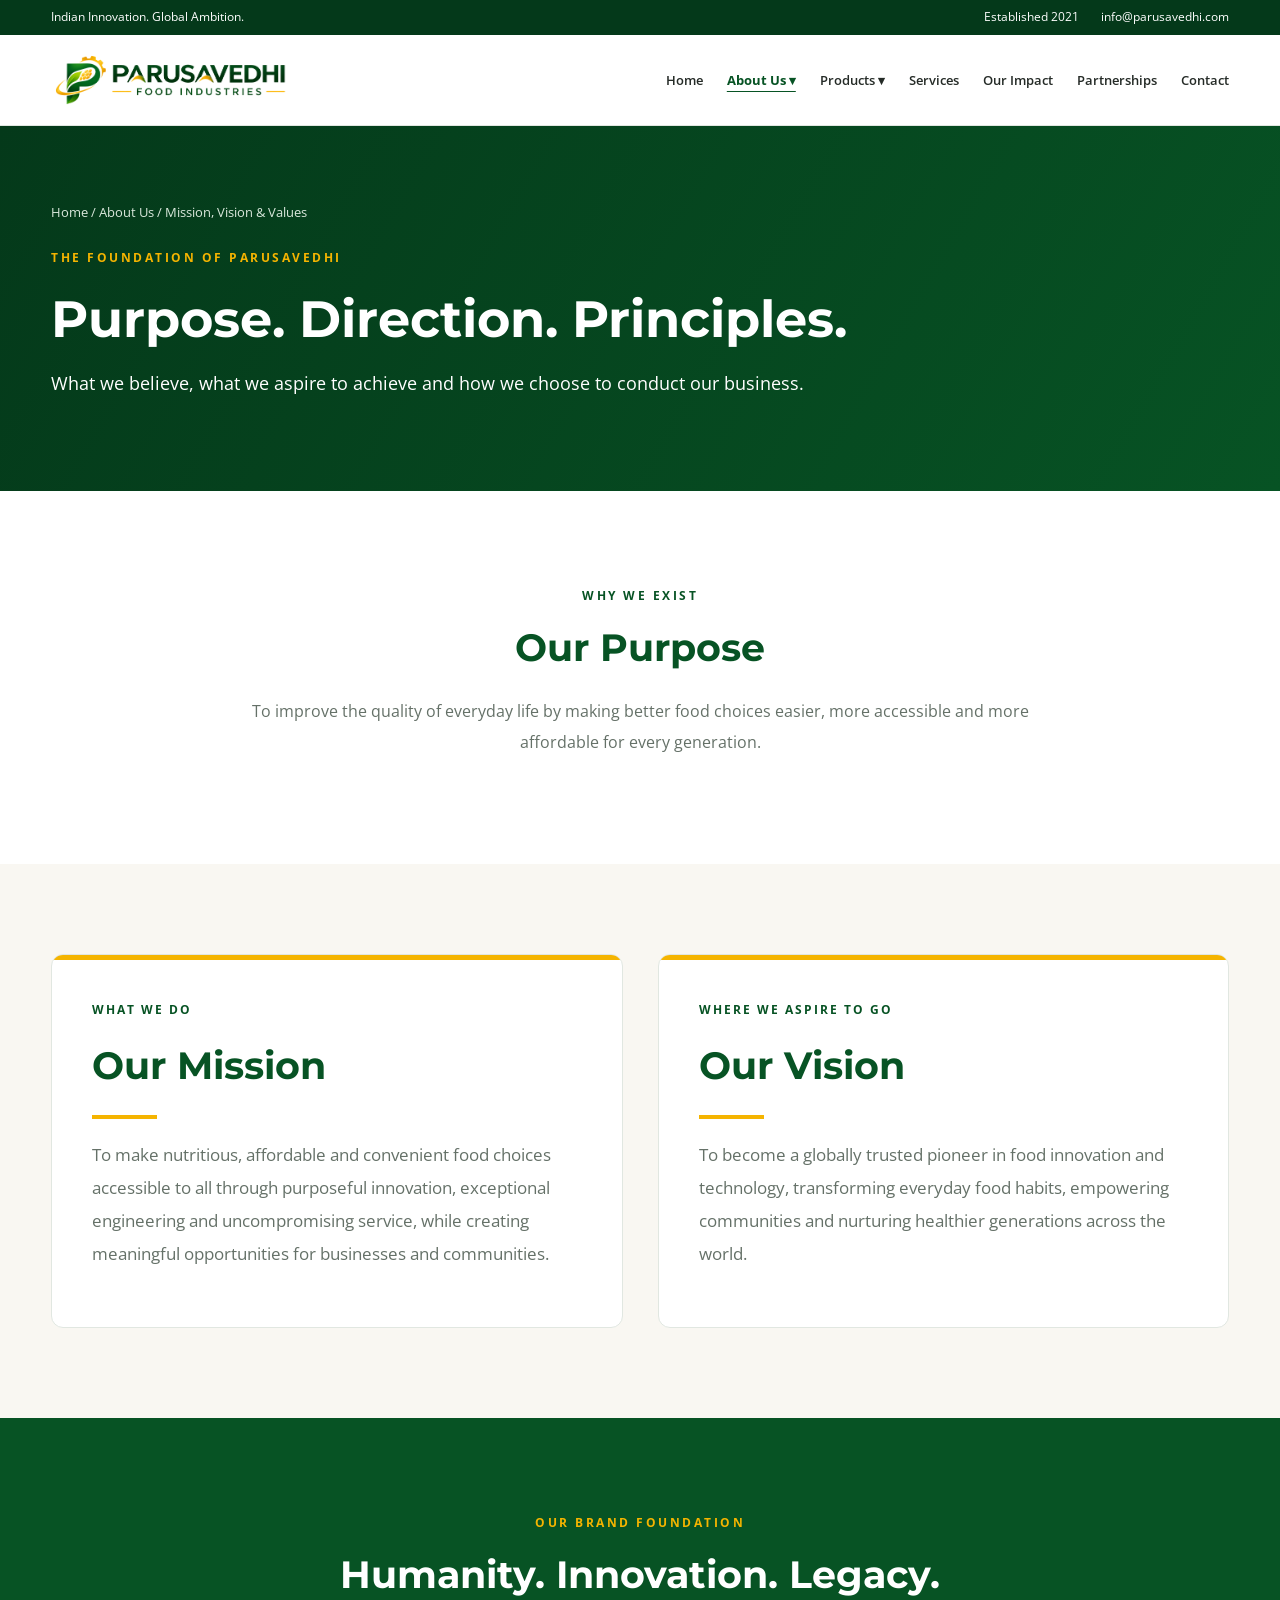
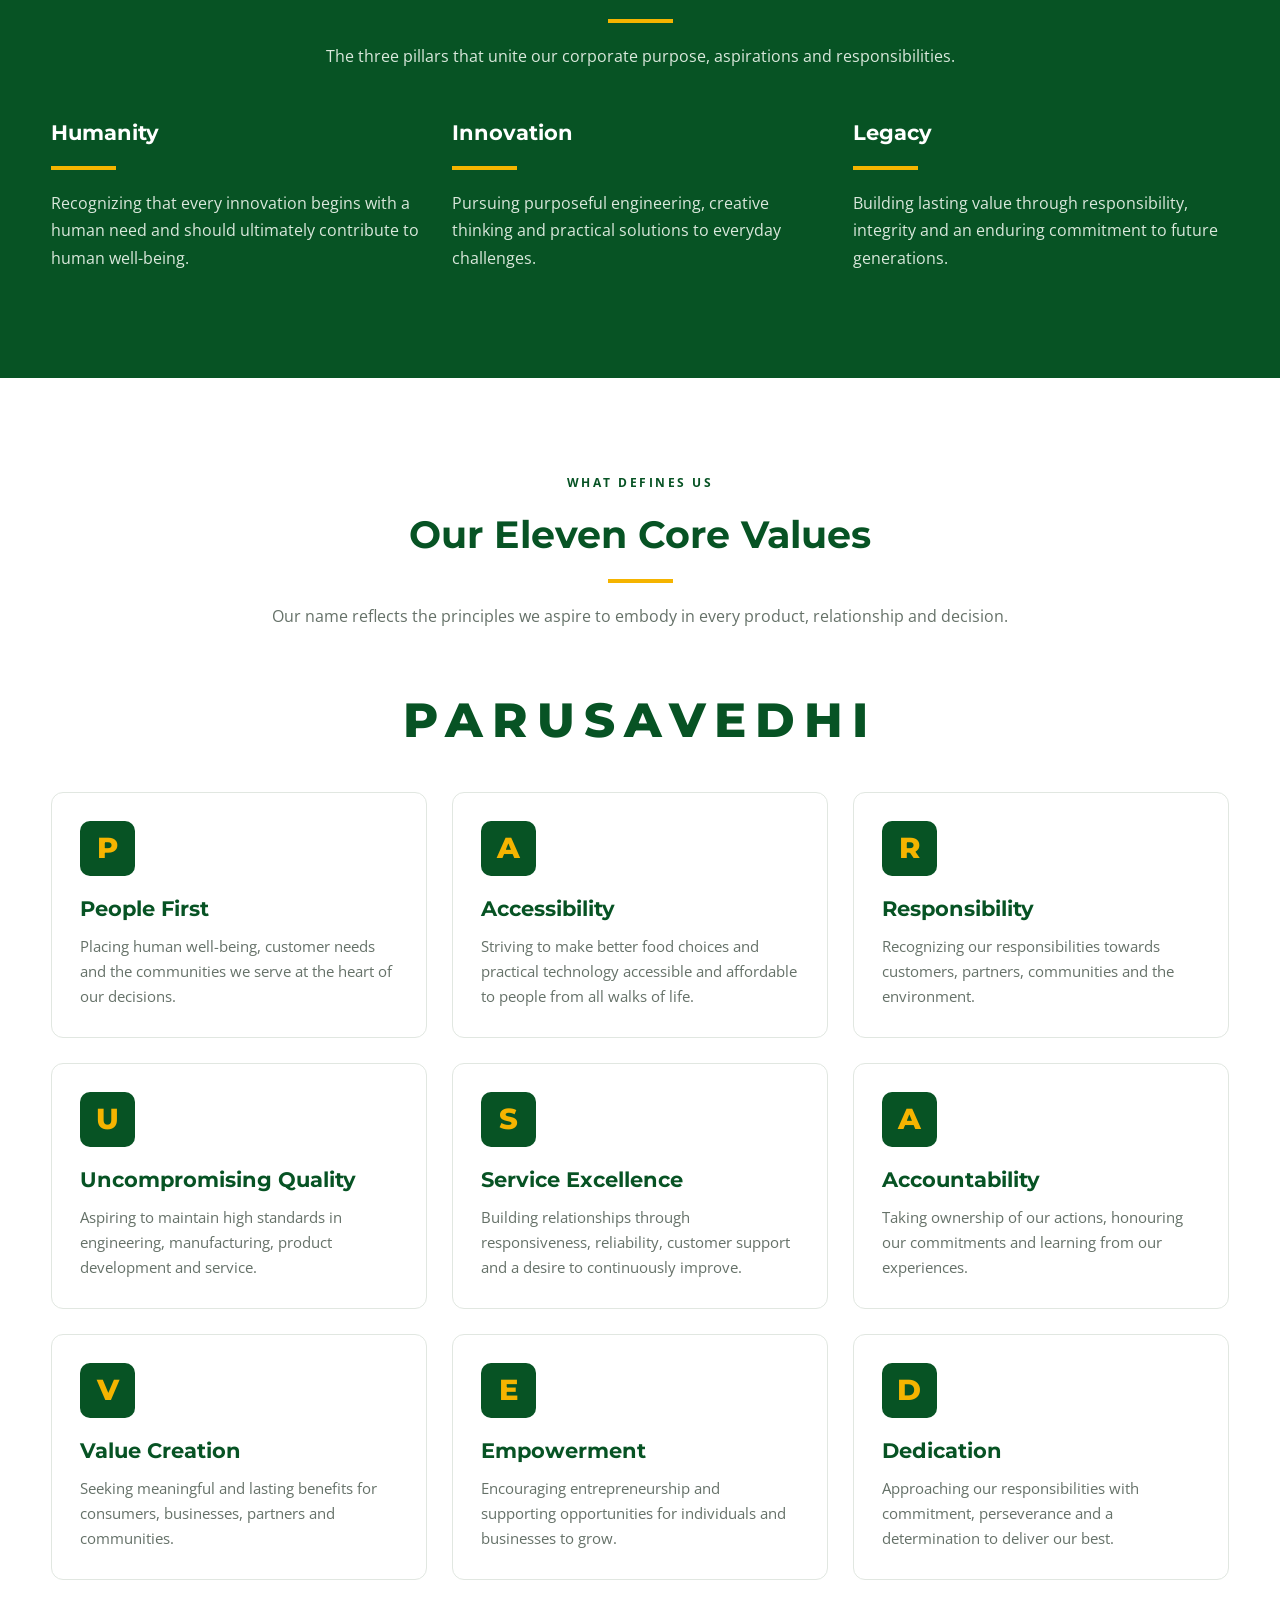
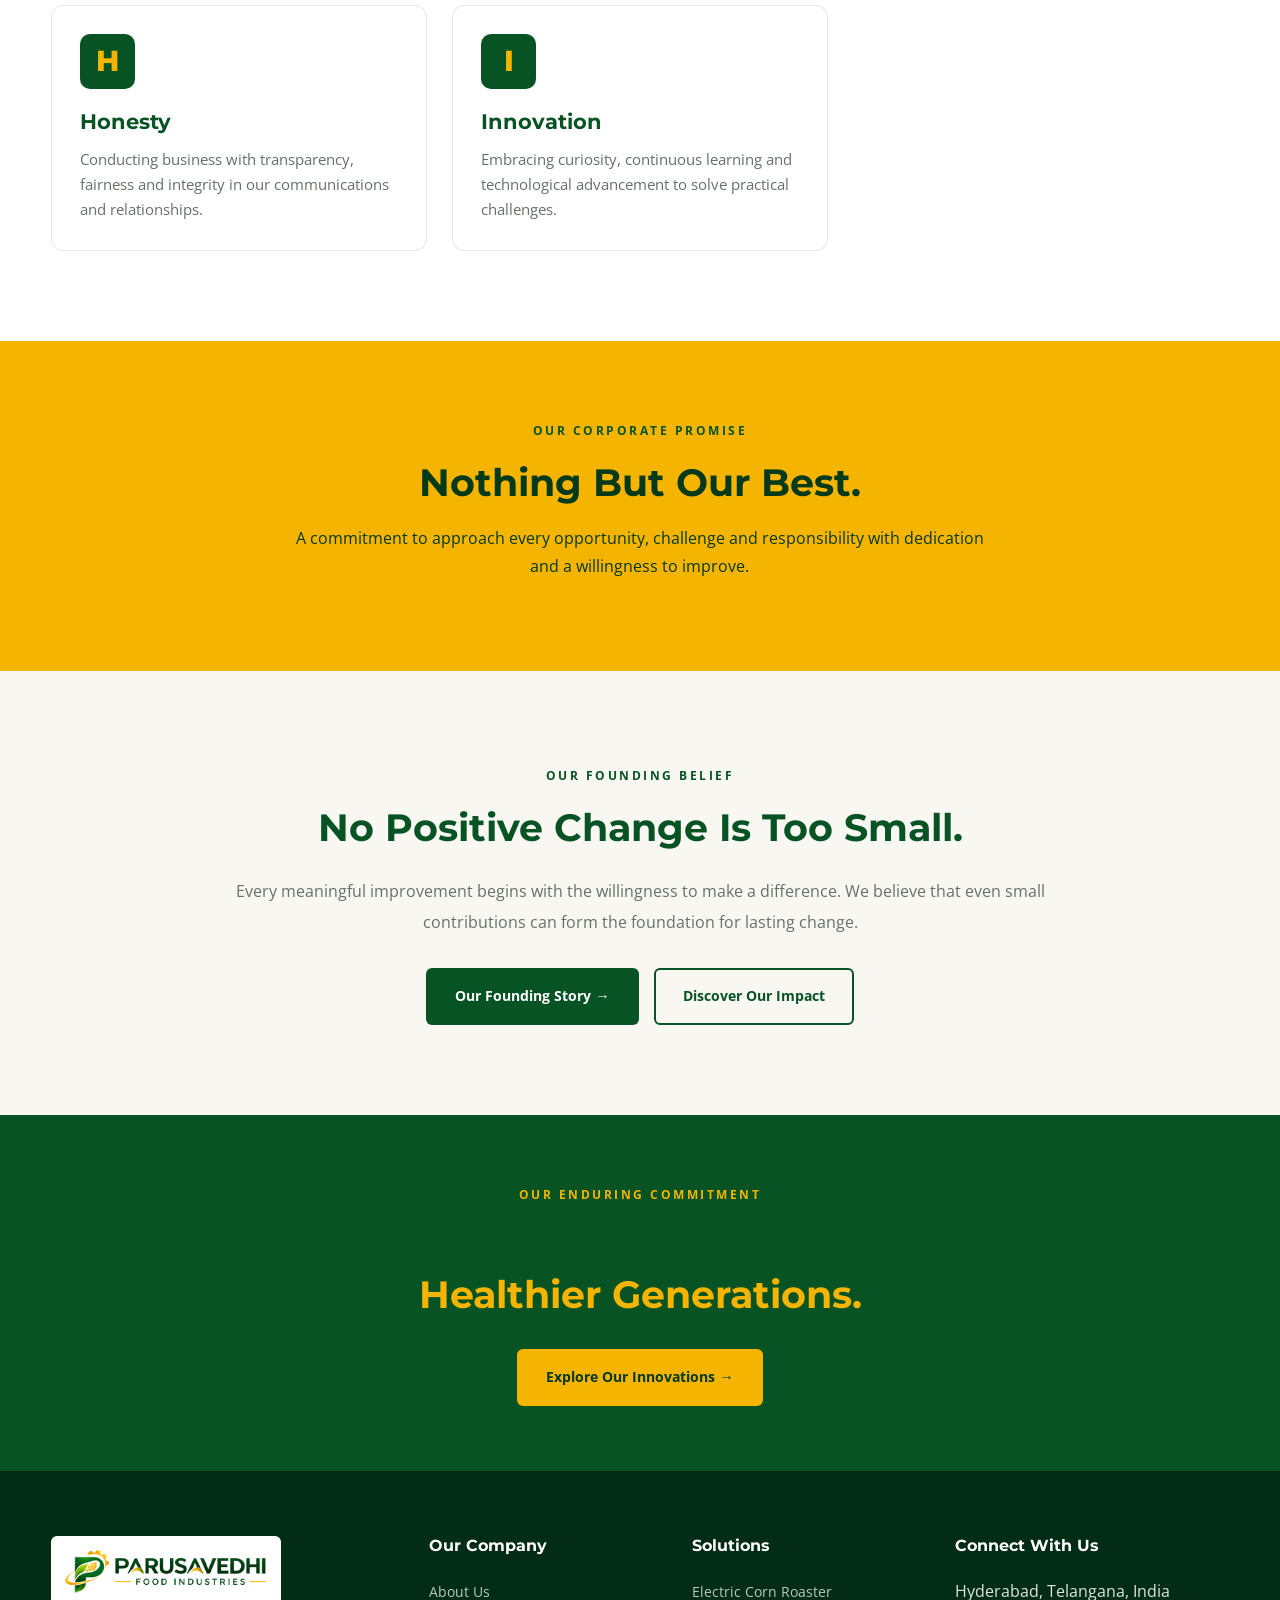
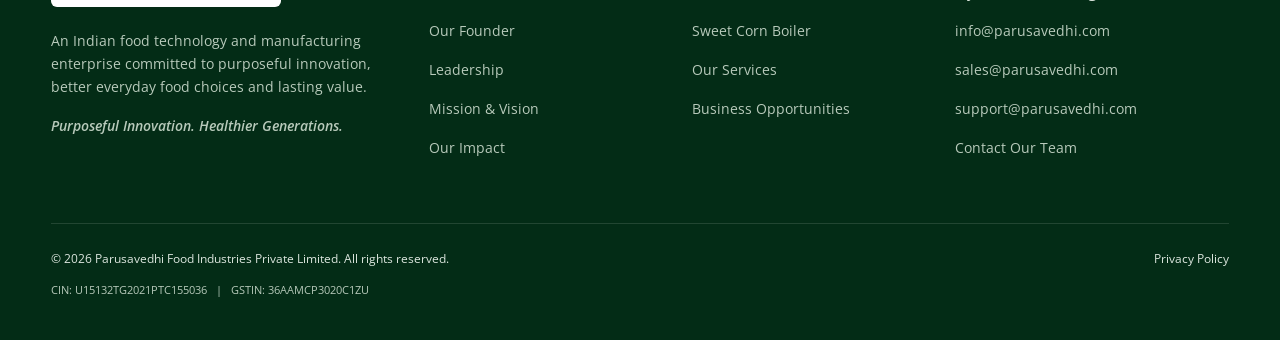
<file: mission-vision-values.html>
<!DOCTYPE html>
<html lang="en">

<head>

    <meta charset="UTF-8">

    <meta name="viewport"
          content="width=device-width, initial-scale=1.0">

    <title>
        Mission, Vision &amp; Values |
        Parusavedhi Food Industries
    </title>

    <meta name="description"
          content="Explore Parusavedhi's corporate purpose,
          mission, vision and eleven core values that
          guide purposeful innovation for healthier generations.">

    <meta name="theme-color" content="#075324">

    <link rel="canonical"
          href="https://www.parusavedhi.com/mission-vision-values">

    <link rel="icon" href="assets/logo/favicon.ico">

    <link rel="preconnect"
          href="https://fonts.googleapis.com">

    <link rel="preconnect"
          href="https://fonts.gstatic.com"
          crossorigin>

    <link href="https://fonts.googleapis.com/css2?family=Montserrat:wght@400;500;600;700;800&family=Open+Sans:wght@400;500;600;700&display=swap"
          rel="stylesheet">

    <link rel="stylesheet" href="css/styles.css">

    <script src="js/main.js" defer></script>

</head>

<body>

<header id="site-header" class="site-header"></header>

<main id="main-content">

    <!-- Page Banner -->

    <section class="page-banner">

        <div class="container">

            <div class="breadcrumb">
                <a href="index.html">Home</a> /
                <a href="about.html">About Us</a> /
                Mission, Vision &amp; Values
            </div>

            <span class="eyebrow eyebrow-gold">
                The Foundation of Parusavedhi
            </span>

            <h1>Purpose. Direction. Principles.</h1>

            <p class="lead-text">
                What we believe, what we aspire to
                achieve and how we choose to conduct
                our business.
            </p>

        </div>

    </section>

    <!-- Corporate Purpose -->

    <section class="section">

        <div class="container content-block text-center">

            <span class="eyebrow">
                Why We Exist
            </span>

            <h2>Our Purpose</h2>

            <p class="lead-text">
                To improve the quality of everyday life
                by making better food choices easier,
                more accessible and more affordable
                for every generation.
            </p>

        </div>

    </section>

    <!-- Mission and Vision -->

    <section class="section section-light">

        <div class="container">

            <div class="grid-2">

                <article class="statement-card">

                    <span class="statement-label">
                        What We Do
                    </span>

                    <h2>Our Mission</h2>

                    <div class="gold-line"></div>

                    <p>
                        To make nutritious, affordable
                        and convenient food choices
                        accessible to all through purposeful
                        innovation, exceptional engineering
                        and uncompromising service,
                        while creating meaningful opportunities
                        for businesses and communities.
                    </p>

                </article>

                <article class="statement-card">

                    <span class="statement-label">
                        Where We Aspire to Go
                    </span>

                    <h2>Our Vision</h2>

                    <div class="gold-line"></div>

                    <p>
                        To become a globally trusted pioneer
                        in food innovation and technology,
                        transforming everyday food habits,
                        empowering communities and nurturing
                        healthier generations across the world.
                    </p>

                </article>

            </div>

        </div>

    </section>

    <!-- Three Brand Pillars -->

    <section class="section section-green">

        <div class="container">

            <div class="section-heading">

                <span class="eyebrow">
                    Our Brand Foundation
                </span>

                <h2>Humanity. Innovation. Legacy.</h2>

                <div class="gold-line"></div>

                <p>
                    The three pillars that unite our
                    corporate purpose, aspirations
                    and responsibilities.
                </p>

            </div>

            <div class="grid-3">

                <article>

                    <h3>Humanity</h3>

                    <div class="gold-line"></div>

                    <p>
                        Recognizing that every innovation
                        begins with a human need and
                        should ultimately contribute
                        to human well-being.
                    </p>

                </article>

                <article>

                    <h3>Innovation</h3>

                    <div class="gold-line"></div>

                    <p>
                        Pursuing purposeful engineering,
                        creative thinking and practical
                        solutions to everyday challenges.
                    </p>

                </article>

                <article>

                    <h3>Legacy</h3>

                    <div class="gold-line"></div>

                    <p>
                        Building lasting value through
                        responsibility, integrity and
                        an enduring commitment to
                        future generations.
                    </p>

                </article>

            </div>

        </div>

    </section>

    <!-- Eleven Core Values -->

    <section class="section">

        <div class="container">

            <div class="section-heading">

                <span class="eyebrow">
                    What Defines Us
                </span>

                <h2>Our Eleven Core Values</h2>

                <div class="gold-line"></div>

                <p>
                    Our name reflects the principles
                    we aspire to embody in every
                    product, relationship and decision.
                </p>

            </div>

            <div class="values-wordmark">
                PARUSAVEDHI
            </div>

            <div class="values-grid">

                <!-- P -->

                <article class="value-card">

                    <div class="value-letter"
                         aria-hidden="true">P</div>

                    <h3>People First</h3>

                    <p>
                        Placing human well-being,
                        customer needs and the
                        communities we serve at
                        the heart of our decisions.
                    </p>

                </article>

                <!-- A -->

                <article class="value-card">

                    <div class="value-letter"
                         aria-hidden="true">A</div>

                    <h3>Accessibility</h3>

                    <p>
                        Striving to make better food
                        choices and practical technology
                        accessible and affordable to
                        people from all walks of life.
                    </p>

                </article>

                <!-- R -->

                <article class="value-card">

                    <div class="value-letter"
                         aria-hidden="true">R</div>

                    <h3>Responsibility</h3>

                    <p>
                        Recognizing our responsibilities
                        towards customers, partners,
                        communities and the environment.
                    </p>

                </article>

                <!-- U -->

                <article class="value-card">

                    <div class="value-letter"
                         aria-hidden="true">U</div>

                    <h3>Uncompromising Quality</h3>

                    <p>
                        Aspiring to maintain high standards
                        in engineering, manufacturing,
                        product development and service.
                    </p>

                </article>

                <!-- S -->

                <article class="value-card">

                    <div class="value-letter"
                         aria-hidden="true">S</div>

                    <h3>Service Excellence</h3>

                    <p>
                        Building relationships through
                        responsiveness, reliability,
                        customer support and a desire
                        to continuously improve.
                    </p>

                </article>

                <!-- A -->

                <article class="value-card">

                    <div class="value-letter"
                         aria-hidden="true">A</div>

                    <h3>Accountability</h3>

                    <p>
                        Taking ownership of our actions,
                        honouring our commitments and
                        learning from our experiences.
                    </p>

                </article>

                <!-- V -->

                <article class="value-card">

                    <div class="value-letter"
                         aria-hidden="true">V</div>

                    <h3>Value Creation</h3>

                    <p>
                        Seeking meaningful and lasting
                        benefits for consumers, businesses,
                        partners and communities.
                    </p>

                </article>

                <!-- E -->

                <article class="value-card">

                    <div class="value-letter"
                         aria-hidden="true">E</div>

                    <h3>Empowerment</h3>

                    <p>
                        Encouraging entrepreneurship
                        and supporting opportunities
                        for individuals and businesses
                        to grow.
                    </p>

                </article>

                <!-- D -->

                <article class="value-card">

                    <div class="value-letter"
                         aria-hidden="true">D</div>

                    <h3>Dedication</h3>

                    <p>
                        Approaching our responsibilities
                        with commitment, perseverance
                        and a determination to deliver
                        our best.
                    </p>

                </article>

                <!-- H -->

                <article class="value-card">

                    <div class="value-letter"
                         aria-hidden="true">H</div>

                    <h3>Honesty</h3>

                    <p>
                        Conducting business with
                        transparency, fairness and
                        integrity in our communications
                        and relationships.
                    </p>

                </article>

                <!-- I -->

                <article class="value-card">

                    <div class="value-letter"
                         aria-hidden="true">I</div>

                    <h3>Innovation</h3>

                    <p>
                        Embracing curiosity, continuous
                        learning and technological
                        advancement to solve practical
                        challenges.
                    </p>

                </article>

            </div>

        </div>

    </section>

    <!-- Corporate Promise -->

    <section class="philosophy-banner">

        <div class="container">

            <span class="eyebrow">
                Our Corporate Promise
            </span>

            <h2>Nothing But Our Best.</h2>

            <p>
                A commitment to approach every
                opportunity, challenge and responsibility
                with dedication and a willingness
                to improve.
            </p>

        </div>

    </section>

    <!-- Founding Belief -->

    <section class="section section-light">

        <div class="container content-block text-center">

            <span class="eyebrow">
                Our Founding Belief
            </span>

            <h2>No Positive Change Is Too Small.</h2>

            <p>
                Every meaningful improvement begins
                with the willingness to make a difference.
                We believe that even small contributions
                can form the foundation for lasting change.
            </p>

            <div class="button-group"
                 style="justify-content: center">

                <a href="founder.html"
                   class="btn btn-primary">
                    Our Founding Story →
                </a>

                <a href="social-impact.html"
                   class="btn btn-outline">
                    Discover Our Impact
                </a>

            </div>

        </div>

    </section>

    <!-- Tagline -->

    <section class="cta-section">

        <div class="container text-center">

            <span class="eyebrow eyebrow-gold">
                Our Enduring Commitment
            </span>

            <h2>Purposeful Innovation.</h2>

            <h2 class="text-gold">
                Healthier Generations.
            </h2>

            <div class="button-group"
                 style="justify-content: center">

                <a href="products.html"
                   class="btn btn-gold">
                    Explore Our Innovations →
                </a>

            </div>

        </div>

    </section>

</main>

<footer id="site-footer" class="site-footer"></footer>

</body>
</html>
</file>
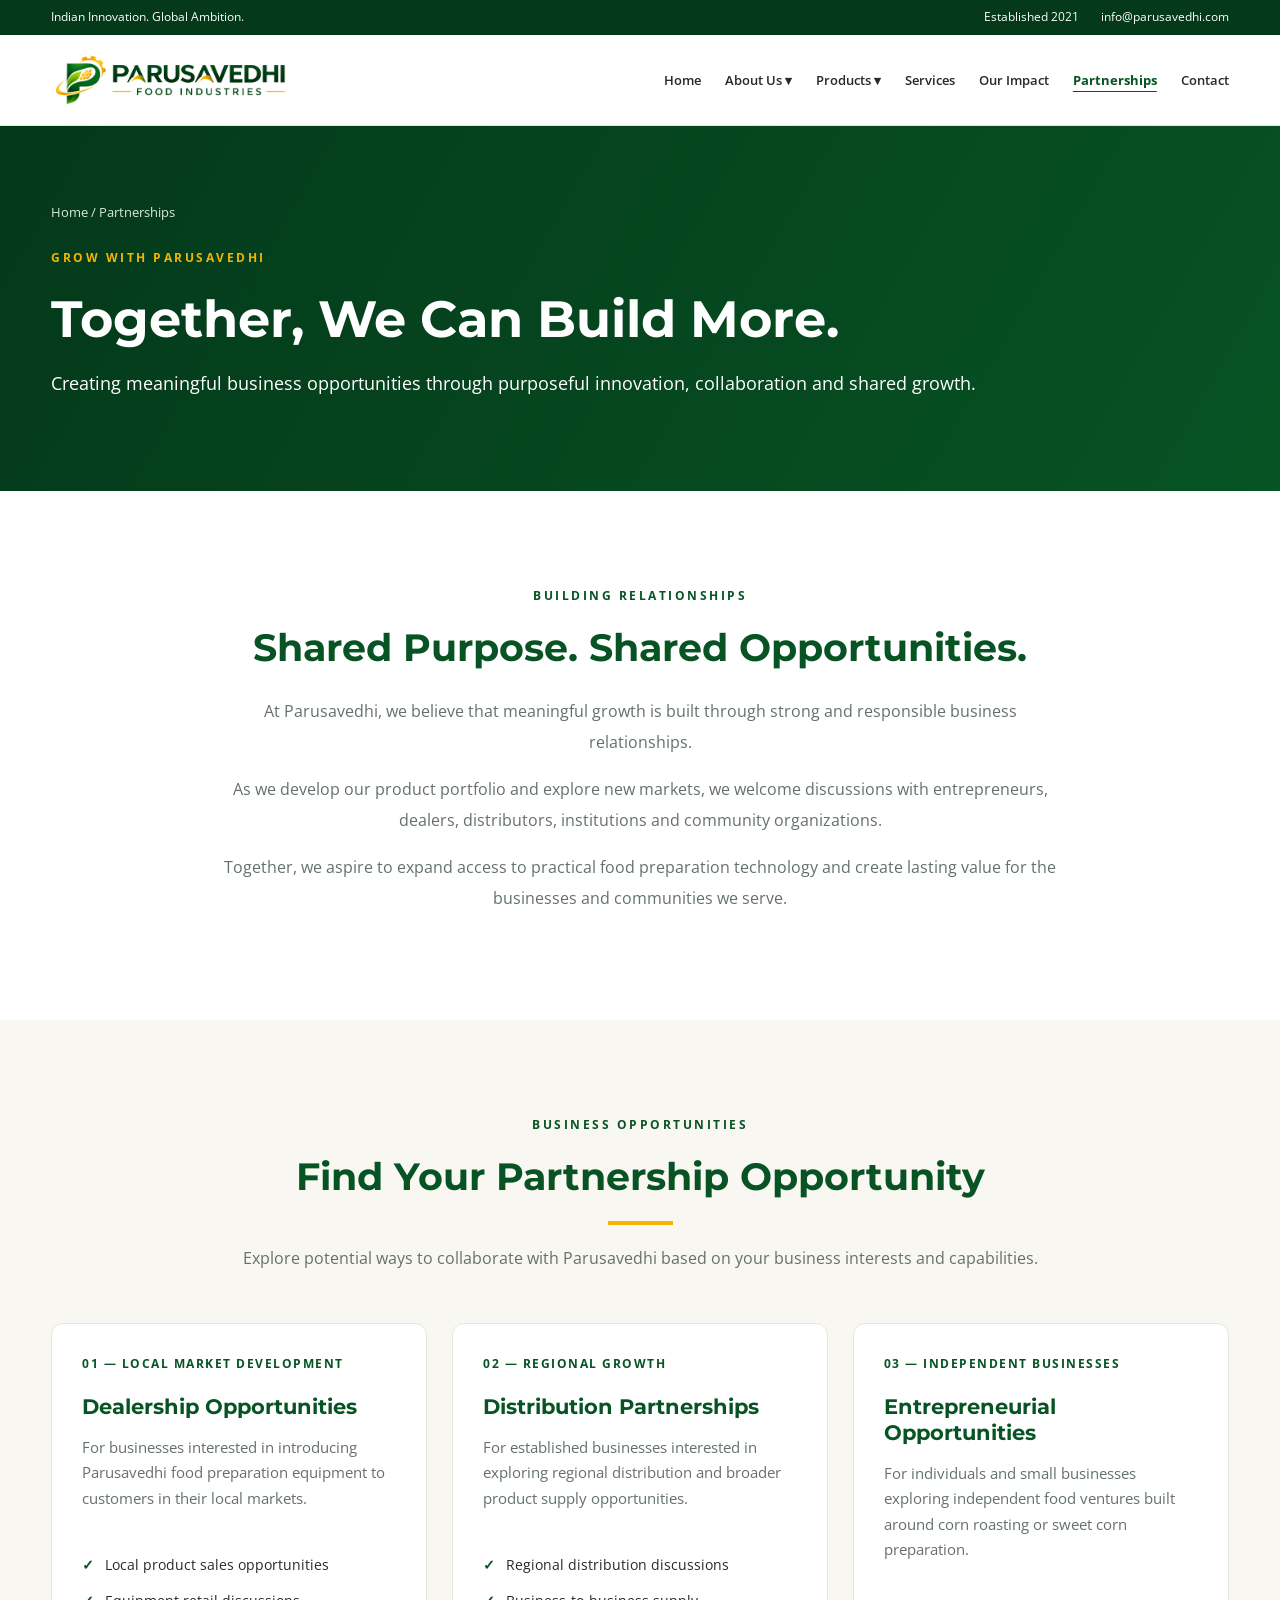
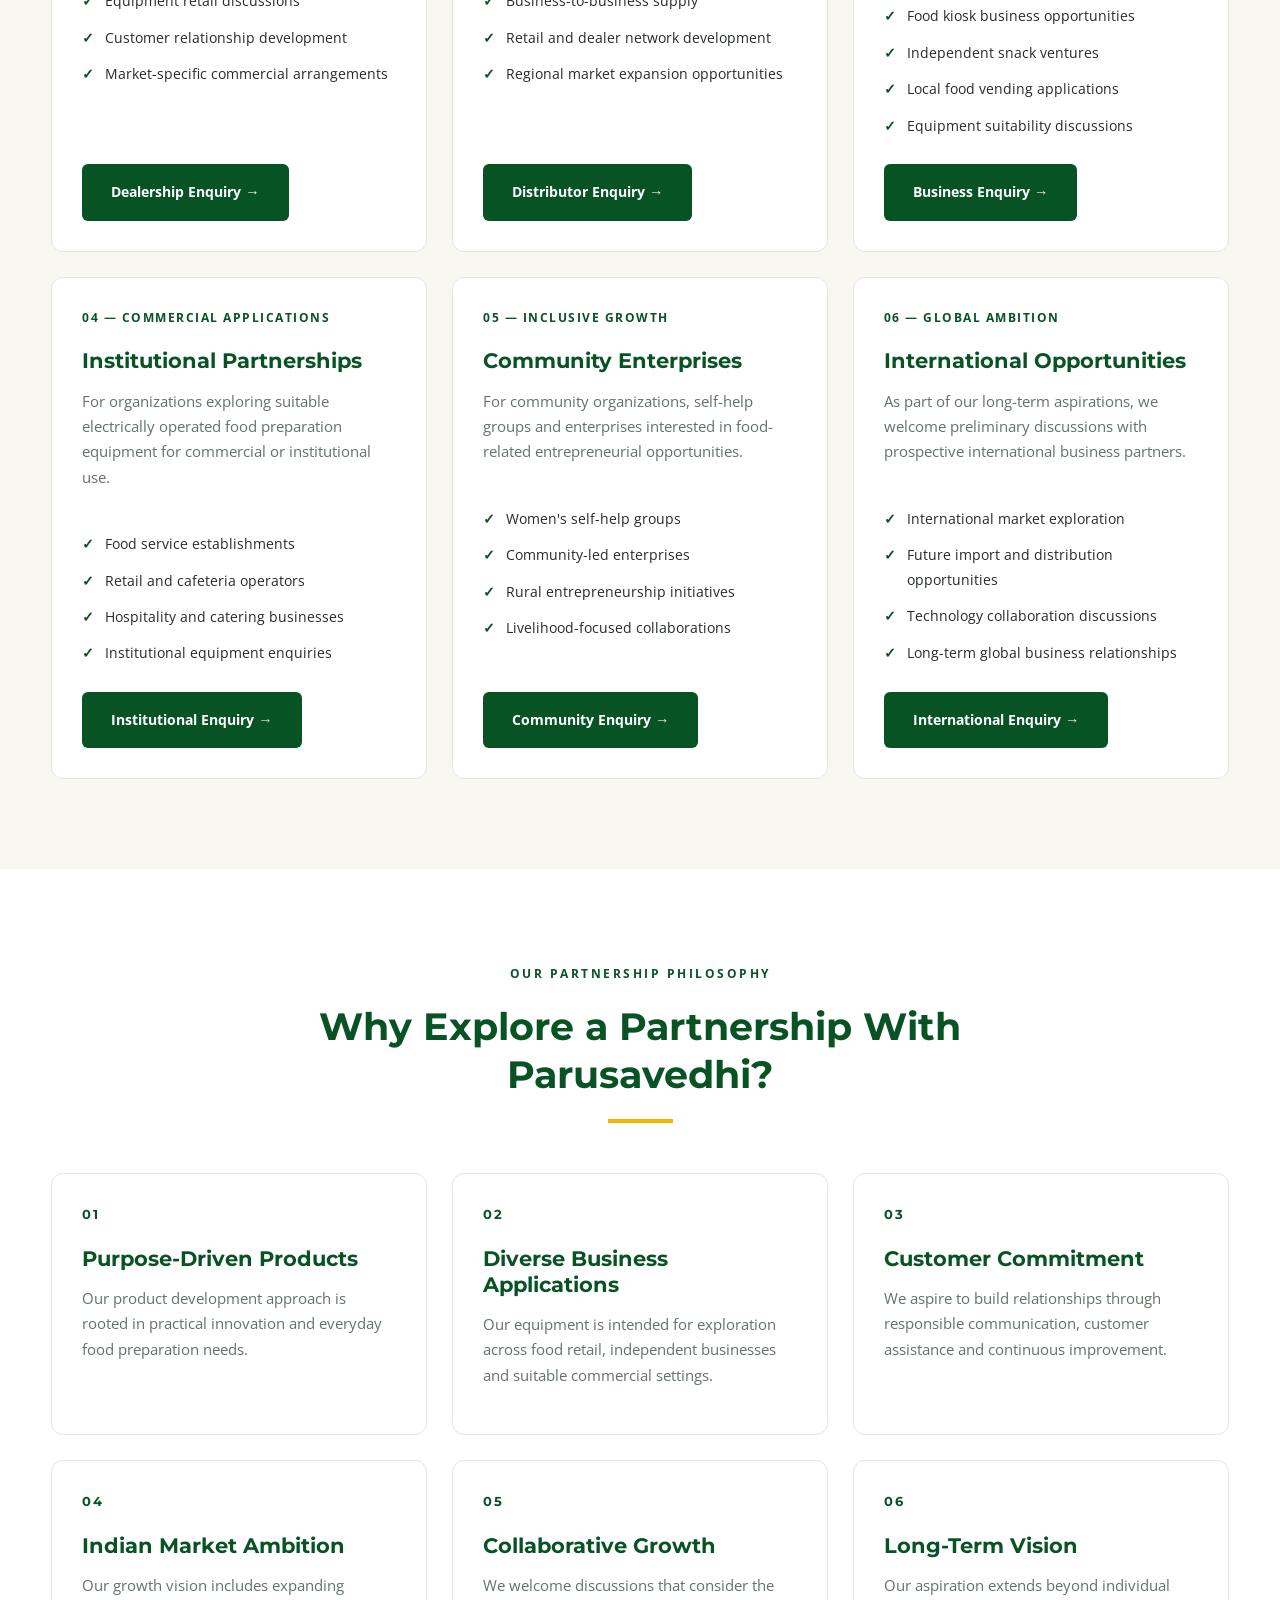
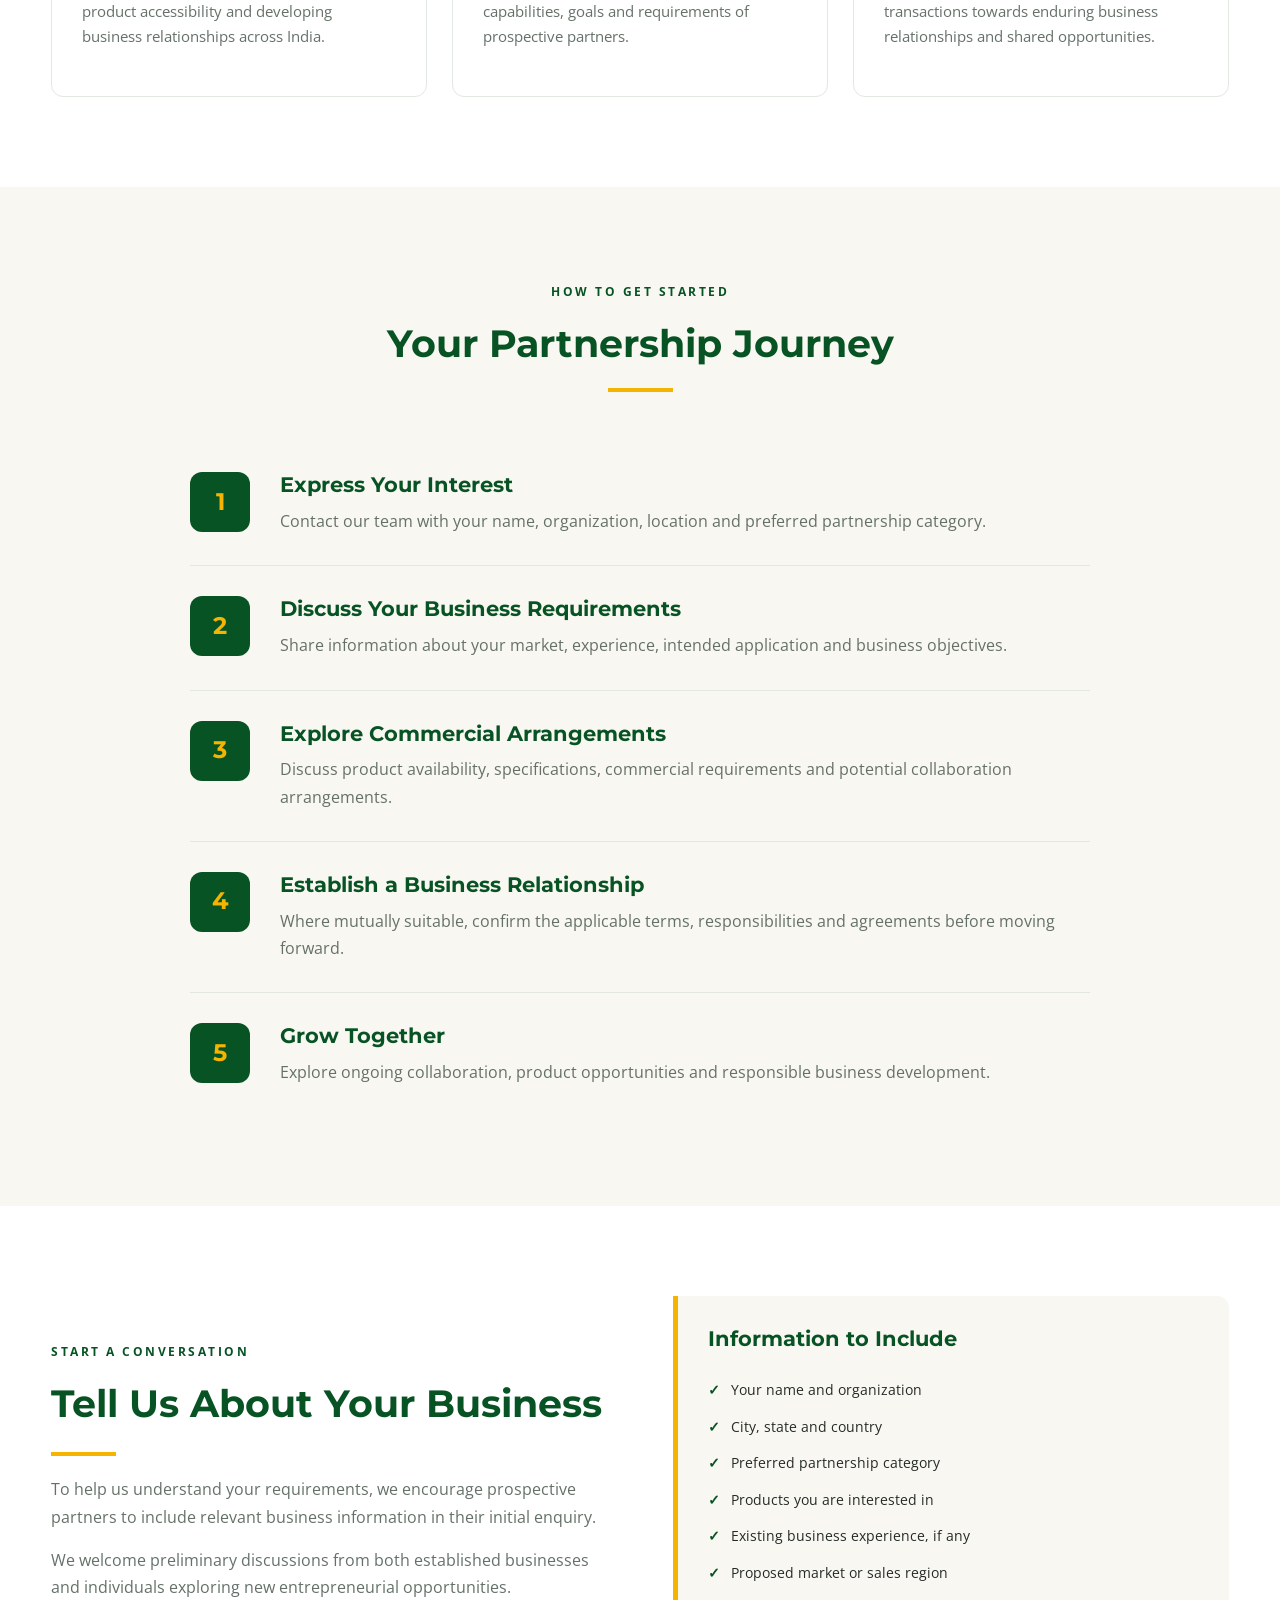
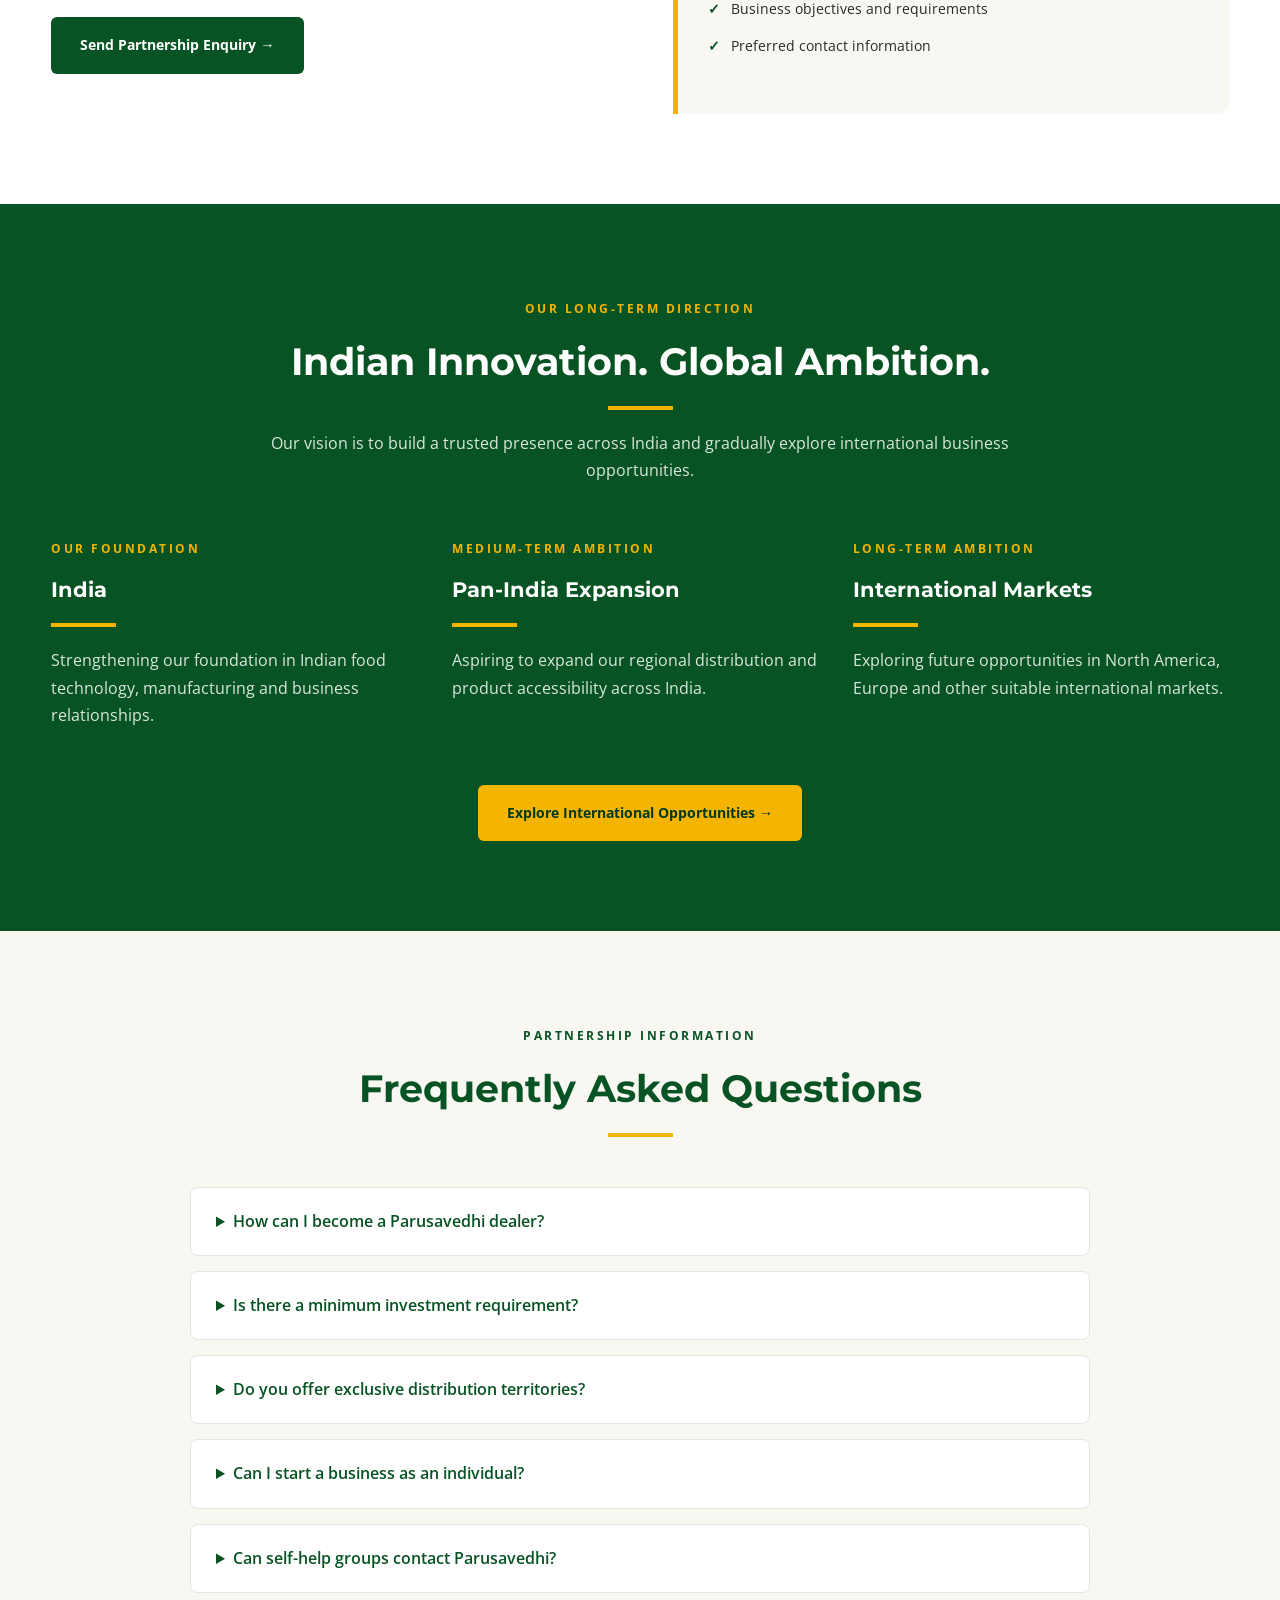
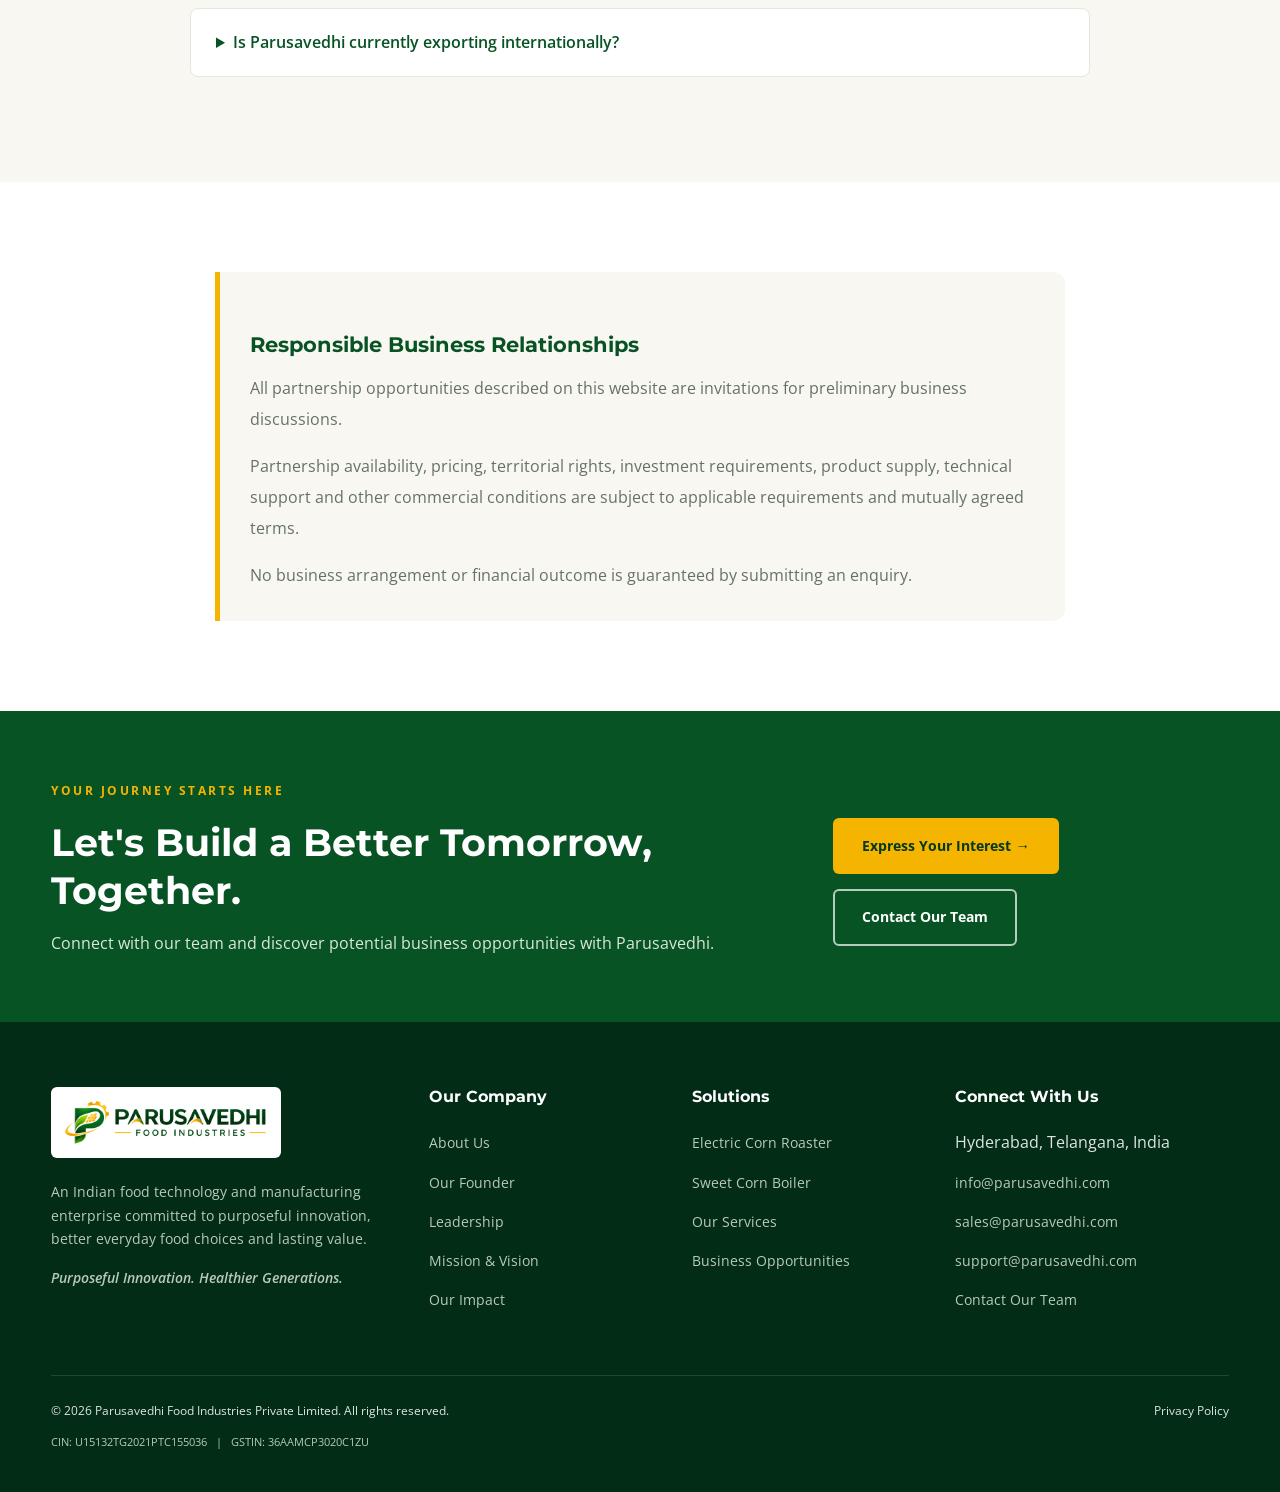
<file: partnerships.html>
<!DOCTYPE html>
<html lang="en">

<head>

    <meta charset="UTF-8">

    <meta name="viewport"
          content="width=device-width, initial-scale=1.0">

    <title>Business Partnerships &amp; Dealership Opportunities | Parusavedhi</title>

    <meta name="description"
          content="Explore dealership, distribution,
          entrepreneurial, institutional, community
          and international partnership opportunities
          with Parusavedhi Food Industries Private Limited.">

    <meta name="theme-color" content="#075324">

    <link rel="canonical"
          href="https://www.parusavedhi.com/partnerships">

    <link rel="icon" href="assets/logo/favicon.ico">

    <link rel="preconnect"
          href="https://fonts.googleapis.com">

    <link rel="preconnect"
          href="https://fonts.gstatic.com" crossorigin>

    <link href="https://fonts.googleapis.com/css2?family=Montserrat:wght@400;500;600;700;800&family=Open+Sans:wght@400;500;600;700&display=swap"
          rel="stylesheet">

    <link rel="stylesheet" href="css/styles.css">

    <script src="js/main.js" defer></script>

</head>

<body>

<header id="site-header" class="site-header"></header>

<main id="main-content">

    <!-- PAGE BANNER -->

    <section class="page-banner">

        <div class="container">

            <div class="breadcrumb">
                <a href="index.html">Home</a> / Partnerships
            </div>

            <span class="eyebrow eyebrow-gold">
                Grow With Parusavedhi
            </span>

            <h1>Together, We Can Build More.</h1>

            <p class="lead-text">
                Creating meaningful business opportunities
                through purposeful innovation,
                collaboration and shared growth.
            </p>

        </div>

    </section>

    <!-- PARTNERSHIP INTRODUCTION -->

    <section class="section">

        <div class="container content-block text-center">

            <span class="eyebrow">
                Building Relationships
            </span>

            <h2>Shared Purpose. Shared Opportunities.</h2>

            <p>
                At Parusavedhi, we believe that meaningful
                growth is built through strong and
                responsible business relationships.
            </p>

            <p>
                As we develop our product portfolio
                and explore new markets, we welcome
                discussions with entrepreneurs,
                dealers, distributors, institutions
                and community organizations.
            </p>

            <p>
                Together, we aspire to expand access
                to practical food preparation technology
                and create lasting value for the
                businesses and communities we serve.
            </p>

        </div>

    </section>

    <!-- PARTNERSHIP CATEGORIES -->

    <section class="section section-light"
             id="opportunities">

        <div class="container">

            <div class="section-heading">

                <span class="eyebrow">
                    Business Opportunities
                </span>

                <h2>Find Your Partnership Opportunity</h2>

                <div class="gold-line"></div>

                <p>
                    Explore potential ways to collaborate
                    with Parusavedhi based on your
                    business interests and capabilities.
                </p>

            </div>

            <div class="grid-3">

                <!-- DEALERS -->

                <article class="partnership-card">

                    <span class="partner-category">
                        01 — Local Market Development
                    </span>

                    <h3>Dealership Opportunities</h3>

                    <p>
                        For businesses interested in
                        introducing Parusavedhi food
                        preparation equipment to
                        customers in their local markets.
                    </p>

                    <ul class="feature-list">

                        <li>Local product sales opportunities</li>

                        <li>Equipment retail discussions</li>

                        <li>Customer relationship development</li>

                        <li>Market-specific commercial arrangements</li>

                    </ul>

                    <a href="mailto:partnerships@parusavedhi.com?subject=Dealership%20Interest"
                       class="btn btn-primary">
                        Dealership Enquiry →
                    </a>

                </article>

                <!-- DISTRIBUTORS -->

                <article class="partnership-card">

                    <span class="partner-category">
                        02 — Regional Growth
                    </span>

                    <h3>Distribution Partnerships</h3>

                    <p>
                        For established businesses
                        interested in exploring regional
                        distribution and broader product
                        supply opportunities.
                    </p>

                    <ul class="feature-list">

                        <li>Regional distribution discussions</li>

                        <li>Business-to-business supply</li>

                        <li>Retail and dealer network development</li>

                        <li>Regional market expansion opportunities</li>

                    </ul>

                    <a href="mailto:partnerships@parusavedhi.com?subject=Distribution%20Partnership%20Interest"
                       class="btn btn-primary">
                        Distributor Enquiry →
                    </a>

                </article>

                <!-- ENTREPRENEURS -->

                <article class="partnership-card">

                    <span class="partner-category">
                        03 — Independent Businesses
                    </span>

                    <h3>Entrepreneurial Opportunities</h3>

                    <p>
                        For individuals and small businesses
                        exploring independent food ventures
                        built around corn roasting or
                        sweet corn preparation.
                    </p>

                    <ul class="feature-list">

                        <li>Food kiosk business opportunities</li>

                        <li>Independent snack ventures</li>

                        <li>Local food vending applications</li>

                        <li>Equipment suitability discussions</li>

                    </ul>

                    <a href="mailto:partnerships@parusavedhi.com?subject=Entrepreneurial%20Business%20Enquiry"
                       class="btn btn-primary">
                        Business Enquiry →
                    </a>

                </article>

                <!-- INSTITUTIONAL PARTNERS -->

                <article class="partnership-card">

                    <span class="partner-category">
                        04 — Commercial Applications
                    </span>

                    <h3>Institutional Partnerships</h3>

                    <p>
                        For organizations exploring
                        suitable electrically operated
                        food preparation equipment
                        for commercial or institutional use.
                    </p>

                    <ul class="feature-list">

                        <li>Food service establishments</li>

                        <li>Retail and cafeteria operators</li>

                        <li>Hospitality and catering businesses</li>

                        <li>Institutional equipment enquiries</li>

                    </ul>

                    <a href="mailto:sales@parusavedhi.com?subject=Institutional%20Equipment%20Enquiry"
                       class="btn btn-primary">
                        Institutional Enquiry →
                    </a>

                </article>

                <!-- COMMUNITY PARTNERS -->

                <article class="partnership-card">

                    <span class="partner-category">
                        05 — Inclusive Growth
                    </span>

                    <h3>Community Enterprises</h3>

                    <p>
                        For community organizations,
                        self-help groups and enterprises
                        interested in food-related
                        entrepreneurial opportunities.
                    </p>

                    <ul class="feature-list">

                        <li>Women's self-help groups</li>

                        <li>Community-led enterprises</li>

                        <li>Rural entrepreneurship initiatives</li>

                        <li>Livelihood-focused collaborations</li>

                    </ul>

                    <a href="mailto:partnerships@parusavedhi.com?subject=Community%20Enterprise%20Partnership"
                       class="btn btn-primary">
                        Community Enquiry →
                    </a>

                </article>

                <!-- INTERNATIONAL PARTNERS -->

                <article class="partnership-card">

                    <span class="partner-category">
                        06 — Global Ambition
                    </span>

                    <h3>International Opportunities</h3>

                    <p>
                        As part of our long-term
                        aspirations, we welcome preliminary
                        discussions with prospective
                        international business partners.
                    </p>

                    <ul class="feature-list">

                        <li>International market exploration</li>

                        <li>Future import and distribution opportunities</li>

                        <li>Technology collaboration discussions</li>

                        <li>Long-term global business relationships</li>

                    </ul>

                    <a href="mailto:exports@parusavedhi.com?subject=International%20Business%20Interest"
                       class="btn btn-primary">
                        International Enquiry →
                    </a>

                </article>

            </div>

        </div>

    </section>

    <!-- WHY PARTNER WITH US -->

    <section class="section">

        <div class="container">

            <div class="section-heading">

                <span class="eyebrow">
                    Our Partnership Philosophy
                </span>

                <h2>Why Explore a Partnership With Parusavedhi?</h2>

                <div class="gold-line"></div>

            </div>

            <div class="grid-3">

                <article class="card">

                    <span class="card-number">01</span>

                    <h3>Purpose-Driven Products</h3>

                    <p>
                        Our product development approach
                        is rooted in practical innovation
                        and everyday food preparation needs.
                    </p>

                </article>

                <article class="card">

                    <span class="card-number">02</span>

                    <h3>Diverse Business Applications</h3>

                    <p>
                        Our equipment is intended for
                        exploration across food retail,
                        independent businesses and
                        suitable commercial settings.
                    </p>

                </article>

                <article class="card">

                    <span class="card-number">03</span>

                    <h3>Customer Commitment</h3>

                    <p>
                        We aspire to build relationships
                        through responsible communication,
                        customer assistance and
                        continuous improvement.
                    </p>

                </article>

                <article class="card">

                    <span class="card-number">04</span>

                    <h3>Indian Market Ambition</h3>

                    <p>
                        Our growth vision includes
                        expanding product accessibility
                        and developing business
                        relationships across India.
                    </p>

                </article>

                <article class="card">

                    <span class="card-number">05</span>

                    <h3>Collaborative Growth</h3>

                    <p>
                        We welcome discussions that
                        consider the capabilities,
                        goals and requirements
                        of prospective partners.
                    </p>

                </article>

                <article class="card">

                    <span class="card-number">06</span>

                    <h3>Long-Term Vision</h3>

                    <p>
                        Our aspiration extends beyond
                        individual transactions towards
                        enduring business relationships
                        and shared opportunities.
                    </p>

                </article>

            </div>

        </div>

    </section>

    <!-- PARTNERSHIP JOURNEY -->

    <section class="section section-light">

        <div class="container">

            <div class="section-heading">

                <span class="eyebrow">
                    How to Get Started
                </span>

                <h2>Your Partnership Journey</h2>

                <div class="gold-line"></div>

            </div>

            <div class="journey-list">

                <article class="journey-item">

                    <div class="journey-number">1</div>

                    <div class="journey-content">

                        <h3>Express Your Interest</h3>

                        <p>
                            Contact our team with your name,
                            organization, location and
                            preferred partnership category.
                        </p>

                    </div>

                </article>

                <article class="journey-item">

                    <div class="journey-number">2</div>

                    <div class="journey-content">

                        <h3>Discuss Your Business Requirements</h3>

                        <p>
                            Share information about your
                            market, experience, intended
                            application and business objectives.
                        </p>

                    </div>

                </article>

                <article class="journey-item">

                    <div class="journey-number">3</div>

                    <div class="journey-content">

                        <h3>Explore Commercial Arrangements</h3>

                        <p>
                            Discuss product availability,
                            specifications, commercial
                            requirements and potential
                            collaboration arrangements.
                        </p>

                    </div>

                </article>

                <article class="journey-item">

                    <div class="journey-number">4</div>

                    <div class="journey-content">

                        <h3>Establish a Business Relationship</h3>

                        <p>
                            Where mutually suitable,
                            confirm the applicable terms,
                            responsibilities and agreements
                            before moving forward.
                        </p>

                    </div>

                </article>

                <article class="journey-item">

                    <div class="journey-number">5</div>

                    <div class="journey-content">

                        <h3>Grow Together</h3>

                        <p>
                            Explore ongoing collaboration,
                            product opportunities and
                            responsible business development.
                        </p>

                    </div>

                </article>

            </div>

        </div>

    </section>

    <!-- BUSINESS ENQUIRY INFORMATION -->

    <section class="section">

        <div class="container split-layout">

            <div>

                <span class="eyebrow">
                    Start a Conversation
                </span>

                <h2>Tell Us About Your Business</h2>

                <div class="gold-line"></div>

                <p>
                    To help us understand your
                    requirements, we encourage
                    prospective partners to include
                    relevant business information
                    in their initial enquiry.
                </p>

                <p>
                    We welcome preliminary discussions
                    from both established businesses
                    and individuals exploring new
                    entrepreneurial opportunities.
                </p>

                <a href="mailto:partnerships@parusavedhi.com?subject=New%20Partnership%20Enquiry&amp;body=Name%3A%0D%0AOrganization%3A%0D%0ACity%20and%20State%3A%0D%0ACountry%3A%0D%0APartnership%20Type%3A%0D%0AProduct%20Interest%3A%0D%0ABusiness%20Background%3A%0D%0AContact%20Information%3A%0D%0AAdditional%20Details%3A"
                   class="btn btn-primary">

                    Send Partnership Enquiry →

                </a>

            </div>

            <div class="highlight-panel">

                <h3>Information to Include</h3>

                <ul class="feature-list">

                    <li>Your name and organization</li>

                    <li>City, state and country</li>

                    <li>Preferred partnership category</li>

                    <li>Products you are interested in</li>

                    <li>Existing business experience, if any</li>

                    <li>Proposed market or sales region</li>

                    <li>Business objectives and requirements</li>

                    <li>Preferred contact information</li>

                </ul>

            </div>

        </div>

    </section>

    <!-- INTERNATIONAL VISION -->

    <section class="section section-green">

        <div class="container">

            <div class="section-heading">

                <span class="eyebrow">
                    Our Long-Term Direction
                </span>

                <h2>Indian Innovation. Global Ambition.</h2>

                <div class="gold-line"></div>

                <p>
                    Our vision is to build a trusted
                    presence across India and gradually
                    explore international business opportunities.
                </p>

            </div>

            <div class="grid-3">

                <article>

                    <span class="eyebrow eyebrow-gold">
                        Our Foundation
                    </span>

                    <h3>India</h3>

                    <div class="gold-line"></div>

                    <p>
                        Strengthening our foundation
                        in Indian food technology,
                        manufacturing and business
                        relationships.
                    </p>

                </article>

                <article>

                    <span class="eyebrow eyebrow-gold">
                        Medium-Term Ambition
                    </span>

                    <h3>Pan-India Expansion</h3>

                    <div class="gold-line"></div>

                    <p>
                        Aspiring to expand our regional
                        distribution and product
                        accessibility across India.
                    </p>

                </article>

                <article>

                    <span class="eyebrow eyebrow-gold">
                        Long-Term Ambition
                    </span>

                    <h3>International Markets</h3>

                    <div class="gold-line"></div>

                    <p>
                        Exploring future opportunities
                        in North America, Europe and
                        other suitable international markets.
                    </p>

                </article>

            </div>

            <div class="text-center mt-40">

                <a href="mailto:exports@parusavedhi.com?subject=International%20Partnership%20Enquiry"
                   class="btn btn-gold">

                    Explore International Opportunities →

                </a>

            </div>

        </div>

    </section>

    <!-- PARTNERSHIP FAQ -->

    <section class="section section-light">

        <div class="container">

            <div class="section-heading">

                <span class="eyebrow">
                    Partnership Information
                </span>

                <h2>Frequently Asked Questions</h2>

                <div class="gold-line"></div>

            </div>

            <div class="faq-list">

                <details class="faq-item">

                    <summary>
                        How can I become a Parusavedhi dealer?
                    </summary>

                    <div class="faq-answer">

                        <p>
                            Contact our partnerships team
                            with your business information,
                            location and intended market.
                            Potential dealership arrangements
                            are subject to discussion,
                            evaluation and mutual agreement.
                        </p>

                    </div>

                </details>

                <details class="faq-item">

                    <summary>
                        Is there a minimum investment requirement?
                    </summary>

                    <div class="faq-answer">

                        <p>
                            Investment requirements depend
                            on the proposed equipment,
                            commercial arrangement and
                            business model. Contact our
                            team for applicable information.
                        </p>

                    </div>

                </details>

                <details class="faq-item">

                    <summary>
                        Do you offer exclusive distribution territories?
                    </summary>

                    <div class="faq-answer">

                        <p>
                            Territory arrangements,
                            distribution rights and
                            commercial conditions are
                            subject to individual discussion
                            and written agreement.
                        </p>

                    </div>

                </details>

                <details class="faq-item">

                    <summary>
                        Can I start a business as an individual?
                    </summary>

                    <div class="faq-answer">

                        <p>
                            We welcome enquiries from
                            aspiring entrepreneurs and
                            independent food vendors.
                            Our team can discuss suitable
                            equipment options and
                            commercial requirements.
                        </p>

                    </div>

                </details>

                <details class="faq-item">

                    <summary>
                        Can self-help groups contact Parusavedhi?
                    </summary>

                    <div class="faq-answer">

                        <p>
                            Yes. We welcome preliminary
                            discussions with self-help groups,
                            community enterprises and
                            organizations interested in
                            food-based entrepreneurial opportunities.
                        </p>

                    </div>

                </details>

                <details class="faq-item">

                    <summary>
                        Is Parusavedhi currently exporting internationally?
                    </summary>

                    <div class="faq-answer">

                        <p>
                            International expansion forms
                            part of our long-term vision.
                            Prospective international partners
                            may contact our exports enquiry
                            channel to discuss future
                            opportunities and applicable requirements.
                        </p>

                    </div>

                </details>

            </div>

        </div>

    </section>

    <!-- COMMERCIAL NOTE -->

    <section class="section">

        <div class="container content-block">

            <div class="highlight-panel">

                <h3>Responsible Business Relationships</h3>

                <p>
                    All partnership opportunities described
                    on this website are invitations for
                    preliminary business discussions.
                </p>

                <p>
                    Partnership availability, pricing,
                    territorial rights, investment
                    requirements, product supply,
                    technical support and other commercial
                    conditions are subject to applicable
                    requirements and mutually agreed terms.
                </p>

                <p>
                    No business arrangement or financial
                    outcome is guaranteed by submitting
                    an enquiry.
                </p>

            </div>

        </div>

    </section>

    <!-- FINAL CTA -->

    <section class="cta-section">

        <div class="container cta-inner">

            <div>

                <span class="eyebrow eyebrow-gold">
                    Your Journey Starts Here
                </span>

                <h2>Let's Build a Better Tomorrow, Together.</h2>

                <p>
                    Connect with our team and discover
                    potential business opportunities
                    with Parusavedhi.
                </p>

            </div>

            <div class="button-group">

                <a href="mailto:partnerships@parusavedhi.com?subject=Business%20Partnership%20Interest"
                   class="btn btn-gold">

                    Express Your Interest →

                </a>

                <a href="contact.html"
                   class="btn btn-outline-light">

                    Contact Our Team

                </a>

            </div>

        </div>

    </section>

</main>

<footer id="site-footer" class="site-footer"></footer>

</body>
</html>
</file>
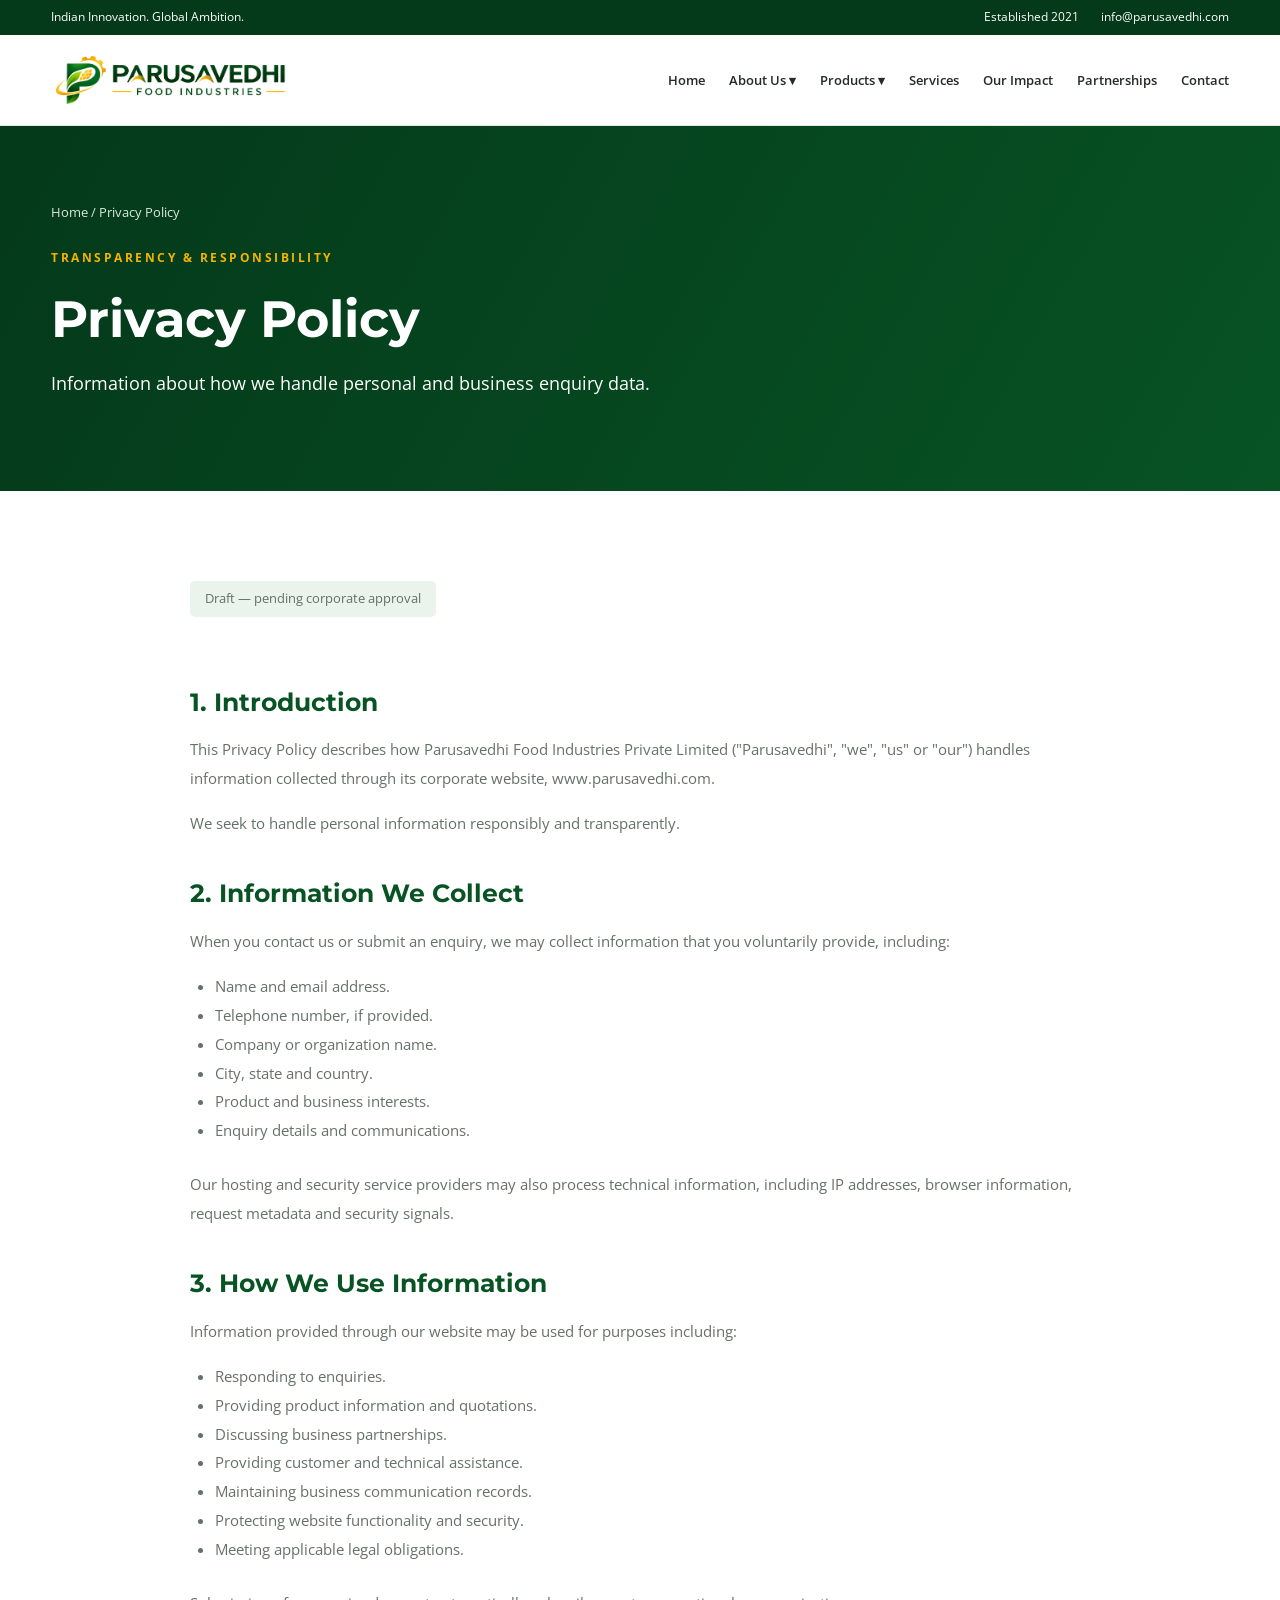
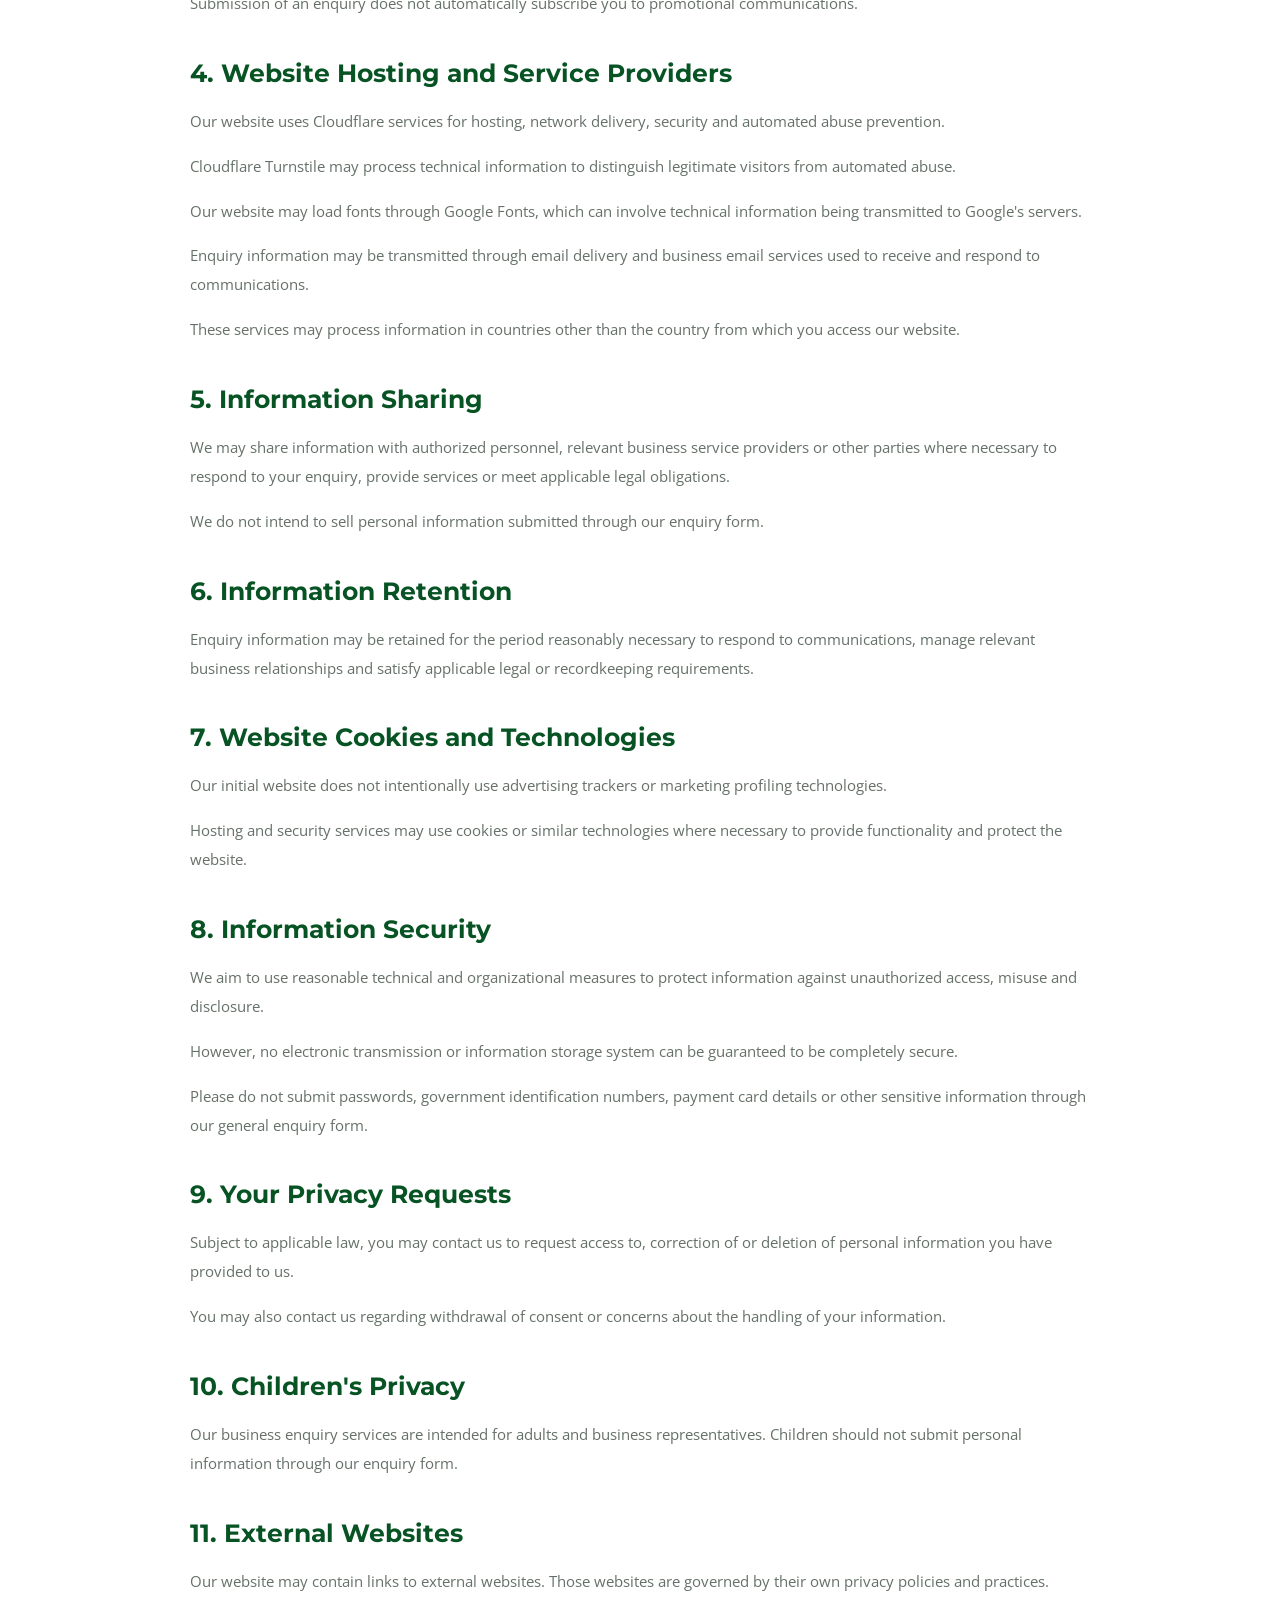
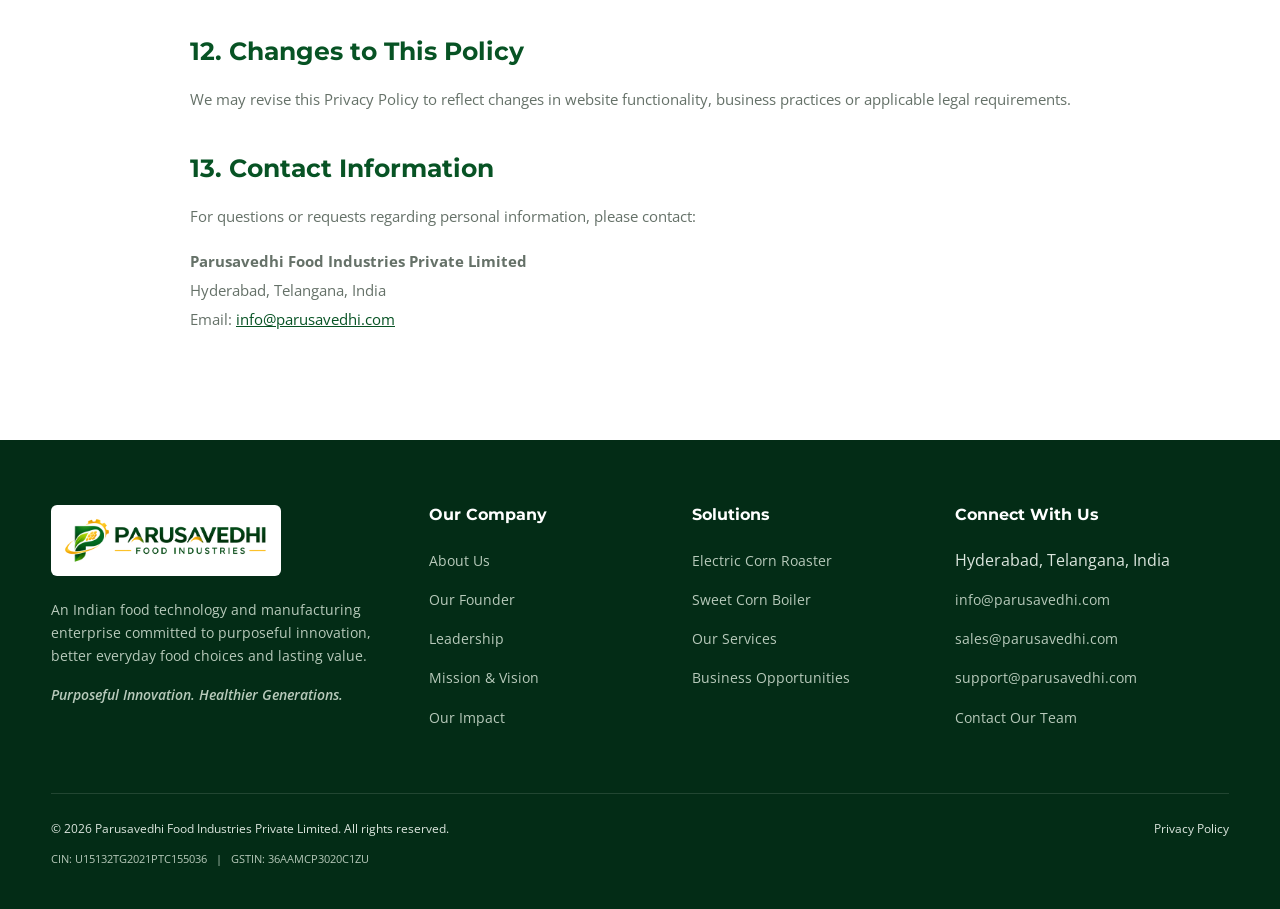
<file: privacy.html>
<!DOCTYPE html>
<html lang="en">

<head>

    <meta charset="UTF-8">

    <meta name="viewport"
          content="width=device-width, initial-scale=1.0">

    <title>Privacy Policy | Parusavedhi Food Industries</title>

    <meta name="description"
          content="Privacy policy of Parusavedhi Food Industries
          Private Limited, including information collection,
          enquiry processing and website data handling.">

    <meta name="theme-color" content="#075324">

    <link rel="canonical"
          href="https://www.parusavedhi.com/privacy">

    <link rel="icon" href="assets/logo/favicon.ico">

    <link rel="preconnect"
          href="https://fonts.googleapis.com">

    <link rel="preconnect"
          href="https://fonts.gstatic.com" crossorigin>

    <link href="https://fonts.googleapis.com/css2?family=Montserrat:wght@400;500;600;700;800&family=Open+Sans:wght@400;500;600;700&display=swap"
          rel="stylesheet">

    <link rel="stylesheet" href="css/styles.css">

    <script src="js/main.js" defer></script>

</head>

<body>

<header id="site-header" class="site-header"></header>

<main id="main-content">

    <section class="page-banner">

        <div class="container">

            <div class="breadcrumb">

                <a href="index.html">Home</a> /
                Privacy Policy

            </div>

            <span class="eyebrow eyebrow-gold">
                Transparency &amp; Responsibility
            </span>

            <h1>Privacy Policy</h1>

            <p class="lead-text">

                Information about how we handle
                personal and business enquiry data.

            </p>

        </div>

    </section>

    <section class="section">

        <div class="container legal-content">

            <!-- Update the effective date before publication. -->

            <span class="legal-updated">
                Draft — pending corporate approval
            </span>

            <h2>1. Introduction</h2>

            <p>

                This Privacy Policy describes how
                Parusavedhi Food Industries Private Limited
                ("Parusavedhi", "we", "us" or "our")
                handles information collected through
                its corporate website, www.parusavedhi.com.

            </p>

            <p>

                We seek to handle personal information
                responsibly and transparently.

            </p>

            <h2>2. Information We Collect</h2>

            <p>

                When you contact us or submit an enquiry,
                we may collect information that you
                voluntarily provide, including:

            </p>

            <ul>

                <li>Name and email address.</li>

                <li>Telephone number, if provided.</li>

                <li>Company or organization name.</li>

                <li>City, state and country.</li>

                <li>Product and business interests.</li>

                <li>Enquiry details and communications.</li>

            </ul>

            <p>

                Our hosting and security service providers
                may also process technical information,
                including IP addresses, browser information,
                request metadata and security signals.

            </p>

            <h2>3. How We Use Information</h2>

            <p>

                Information provided through our website
                may be used for purposes including:

            </p>

            <ul>

                <li>Responding to enquiries.</li>

                <li>Providing product information and quotations.</li>

                <li>Discussing business partnerships.</li>

                <li>Providing customer and technical assistance.</li>

                <li>Maintaining business communication records.</li>

                <li>Protecting website functionality and security.</li>

                <li>Meeting applicable legal obligations.</li>

            </ul>

            <p>

                Submission of an enquiry does not automatically
                subscribe you to promotional communications.

            </p>

            <h2>4. Website Hosting and Service Providers</h2>

            <p>

                Our website uses Cloudflare services for
                hosting, network delivery, security and
                automated abuse prevention.

            </p>

            <p>

                Cloudflare Turnstile may process technical
                information to distinguish legitimate
                visitors from automated abuse.

            </p>

            <p>

                Our website may load fonts through Google
                Fonts, which can involve technical information
                being transmitted to Google's servers.

            </p>

            <p>

                Enquiry information may be transmitted
                through email delivery and business email
                services used to receive and respond
                to communications.

            </p>

            <p>

                These services may process information
                in countries other than the country
                from which you access our website.

            </p>

            <h2>5. Information Sharing</h2>

            <p>

                We may share information with authorized
                personnel, relevant business service
                providers or other parties where necessary
                to respond to your enquiry, provide services
                or meet applicable legal obligations.

            </p>

            <p>

                We do not intend to sell personal information
                submitted through our enquiry form.

            </p>

            <h2>6. Information Retention</h2>

            <p>

                Enquiry information may be retained for
                the period reasonably necessary to
                respond to communications, manage
                relevant business relationships and
                satisfy applicable legal or recordkeeping
                requirements.

            </p>

            <h2>7. Website Cookies and Technologies</h2>

            <p>

                Our initial website does not intentionally
                use advertising trackers or marketing
                profiling technologies.

            </p>

            <p>

                Hosting and security services may use
                cookies or similar technologies where
                necessary to provide functionality
                and protect the website.

            </p>

            <h2>8. Information Security</h2>

            <p>

                We aim to use reasonable technical
                and organizational measures to protect
                information against unauthorized access,
                misuse and disclosure.

            </p>

            <p>

                However, no electronic transmission or
                information storage system can be
                guaranteed to be completely secure.

            </p>

            <p>

                Please do not submit passwords,
                government identification numbers,
                payment card details or other sensitive
                information through our general enquiry form.

            </p>

            <h2>9. Your Privacy Requests</h2>

            <p>

                Subject to applicable law, you may
                contact us to request access to,
                correction of or deletion of
                personal information you have
                provided to us.

            </p>

            <p>

                You may also contact us regarding
                withdrawal of consent or concerns
                about the handling of your information.

            </p>

            <h2>10. Children's Privacy</h2>

            <p>

                Our business enquiry services are intended
                for adults and business representatives.
                Children should not submit personal
                information through our enquiry form.

            </p>

            <h2>11. External Websites</h2>

            <p>

                Our website may contain links to external
                websites. Those websites are governed
                by their own privacy policies and practices.

            </p>

            <h2>12. Changes to This Policy</h2>

            <p>

                We may revise this Privacy Policy
                to reflect changes in website
                functionality, business practices
                or applicable legal requirements.

            </p>

            <h2>13. Contact Information</h2>

            <p>

                For questions or requests regarding
                personal information, please contact:

            </p>

            <p>

                <strong>
                    Parusavedhi Food Industries Private Limited
                </strong>

                <br>

                Hyderabad, Telangana, India

                <br>

                Email:

                <a href="mailto:info@parusavedhi.com">
                    info@parusavedhi.com
                </a>

            </p>

        </div>

    </section>

</main>

<footer id="site-footer" class="site-footer"></footer>

</body>

</html>
</file>
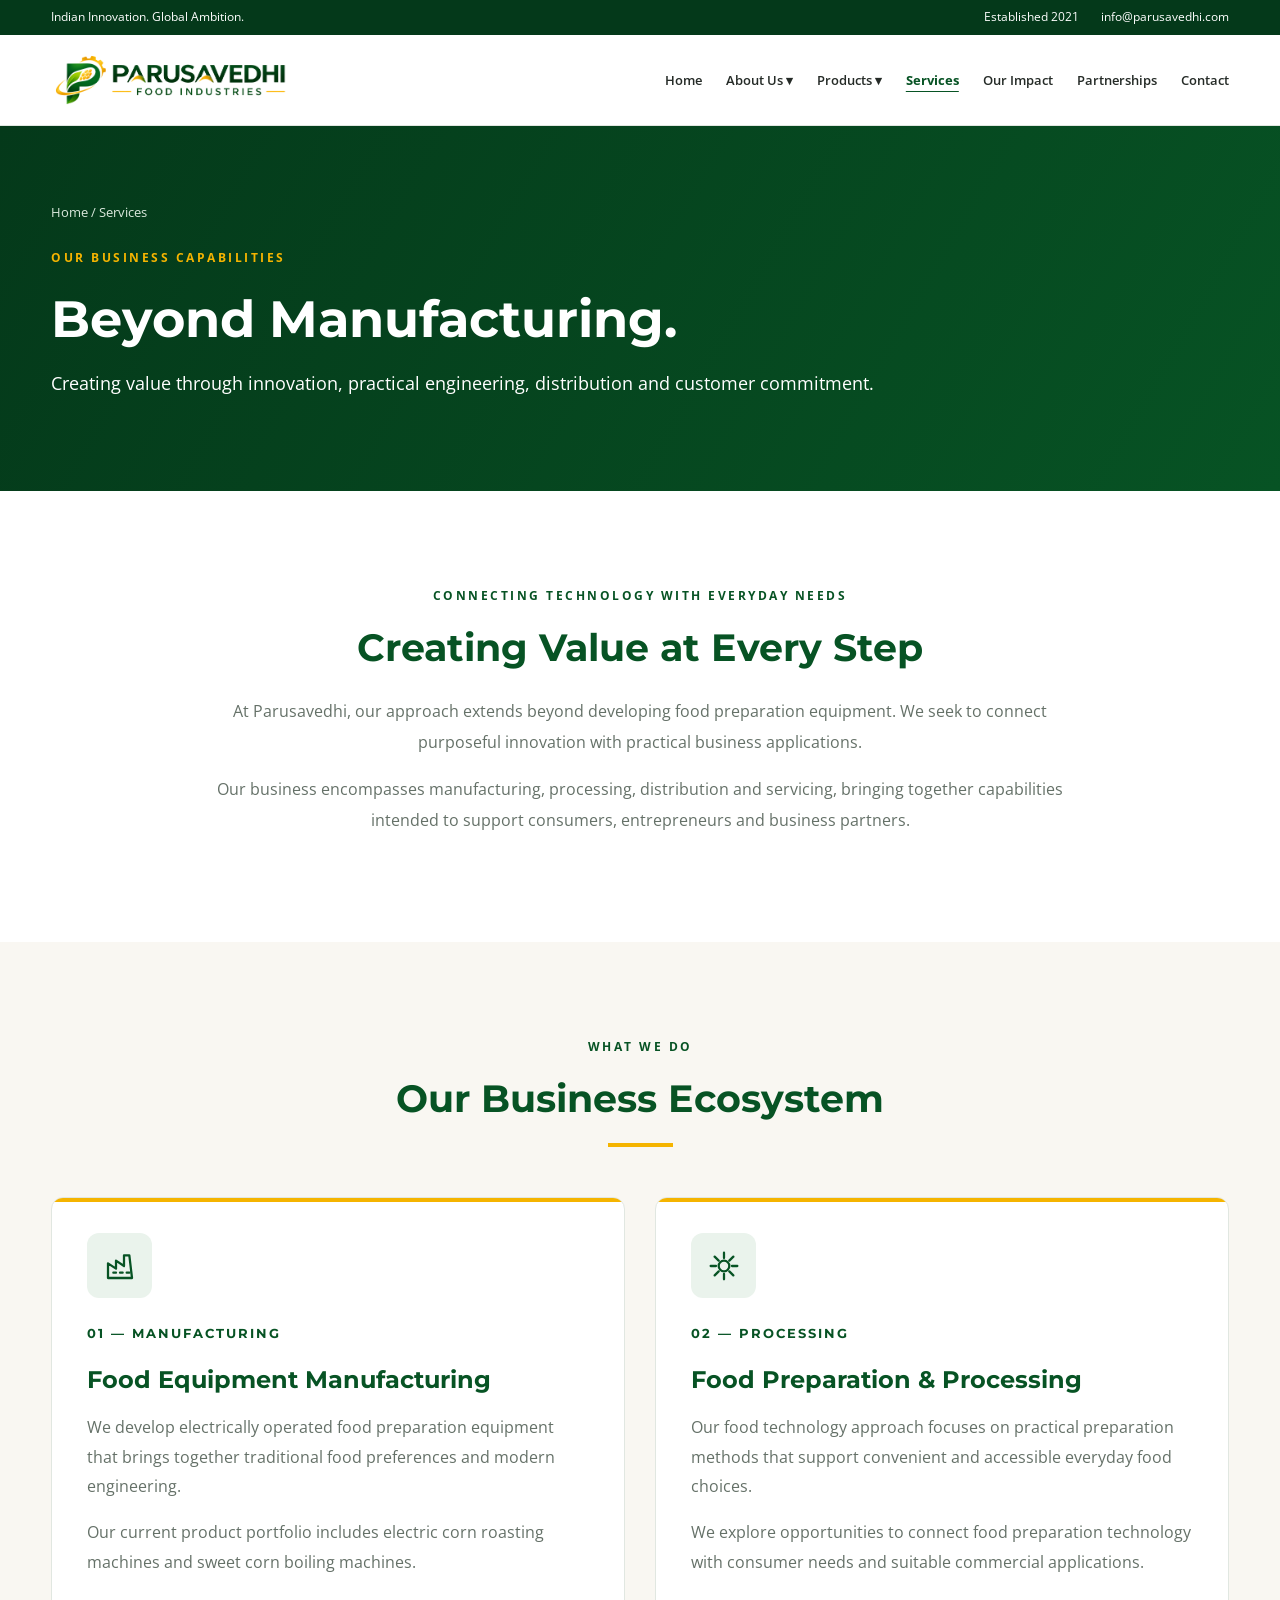
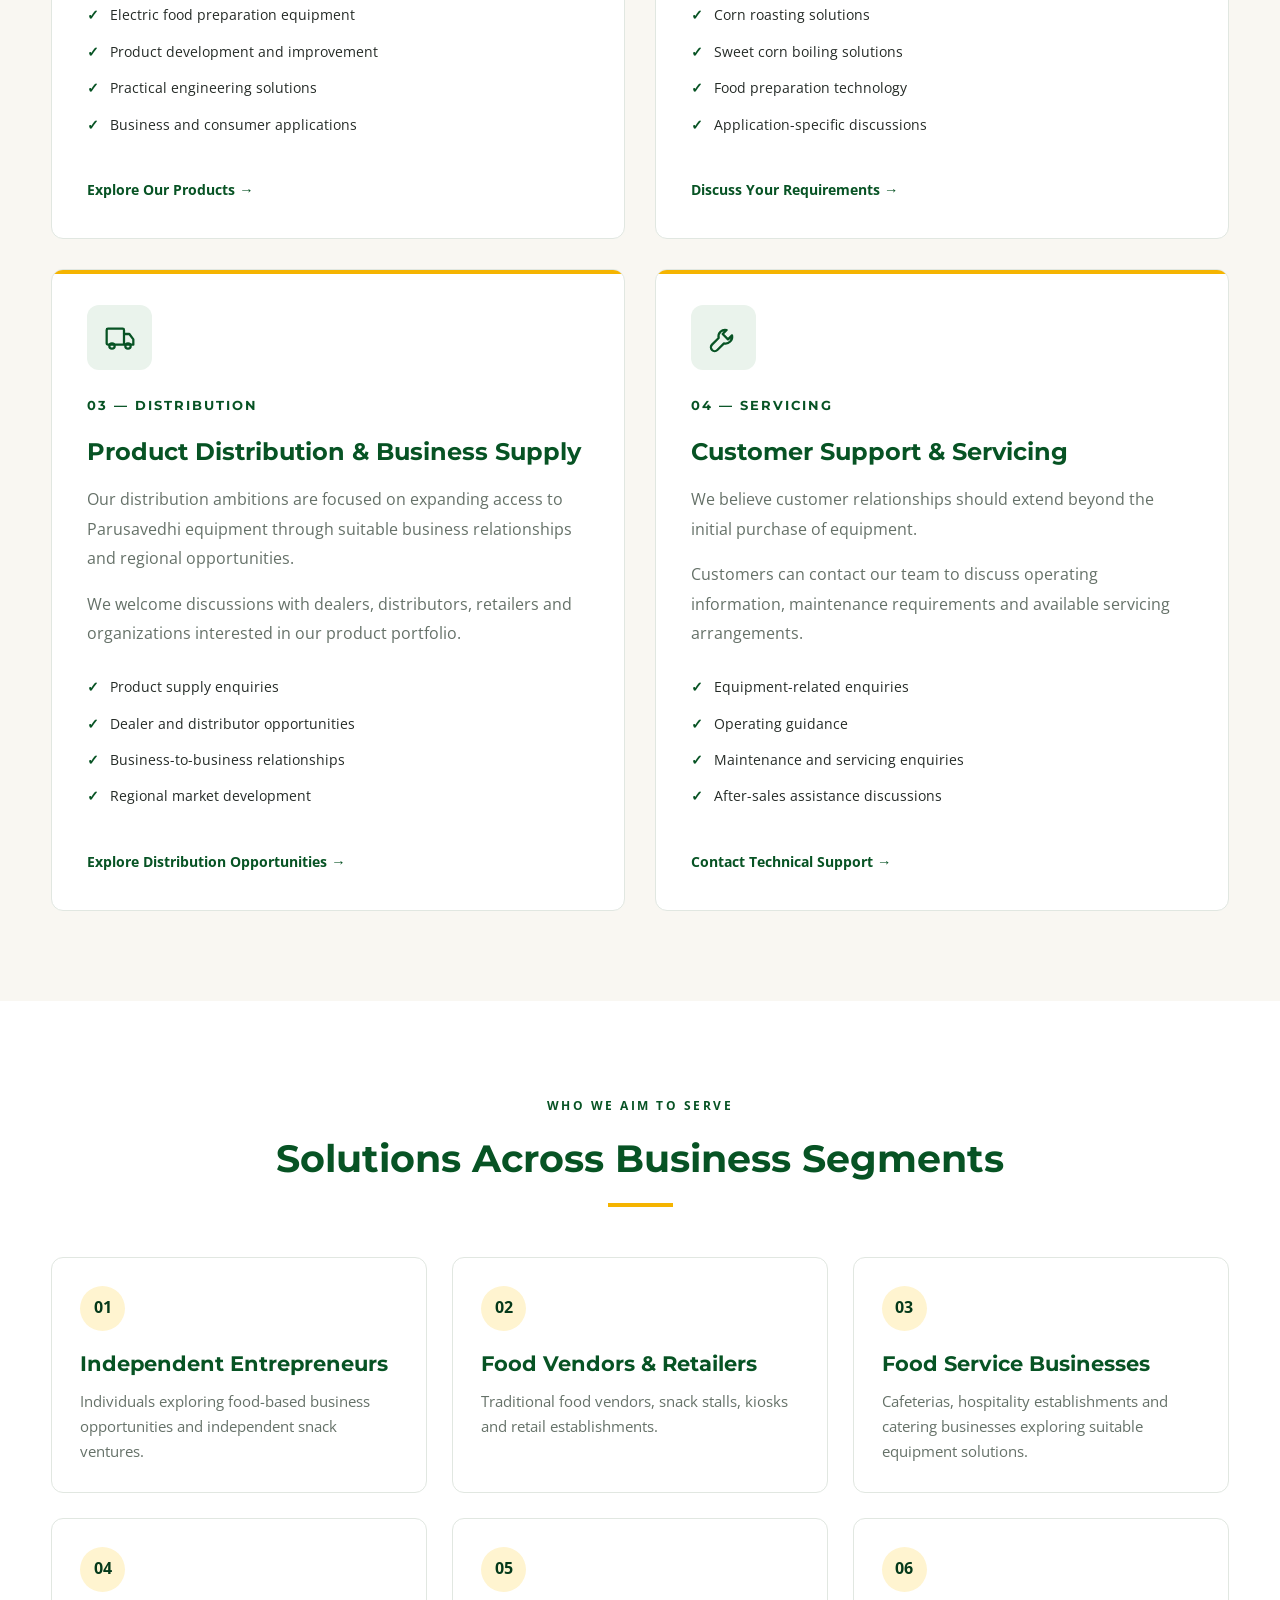
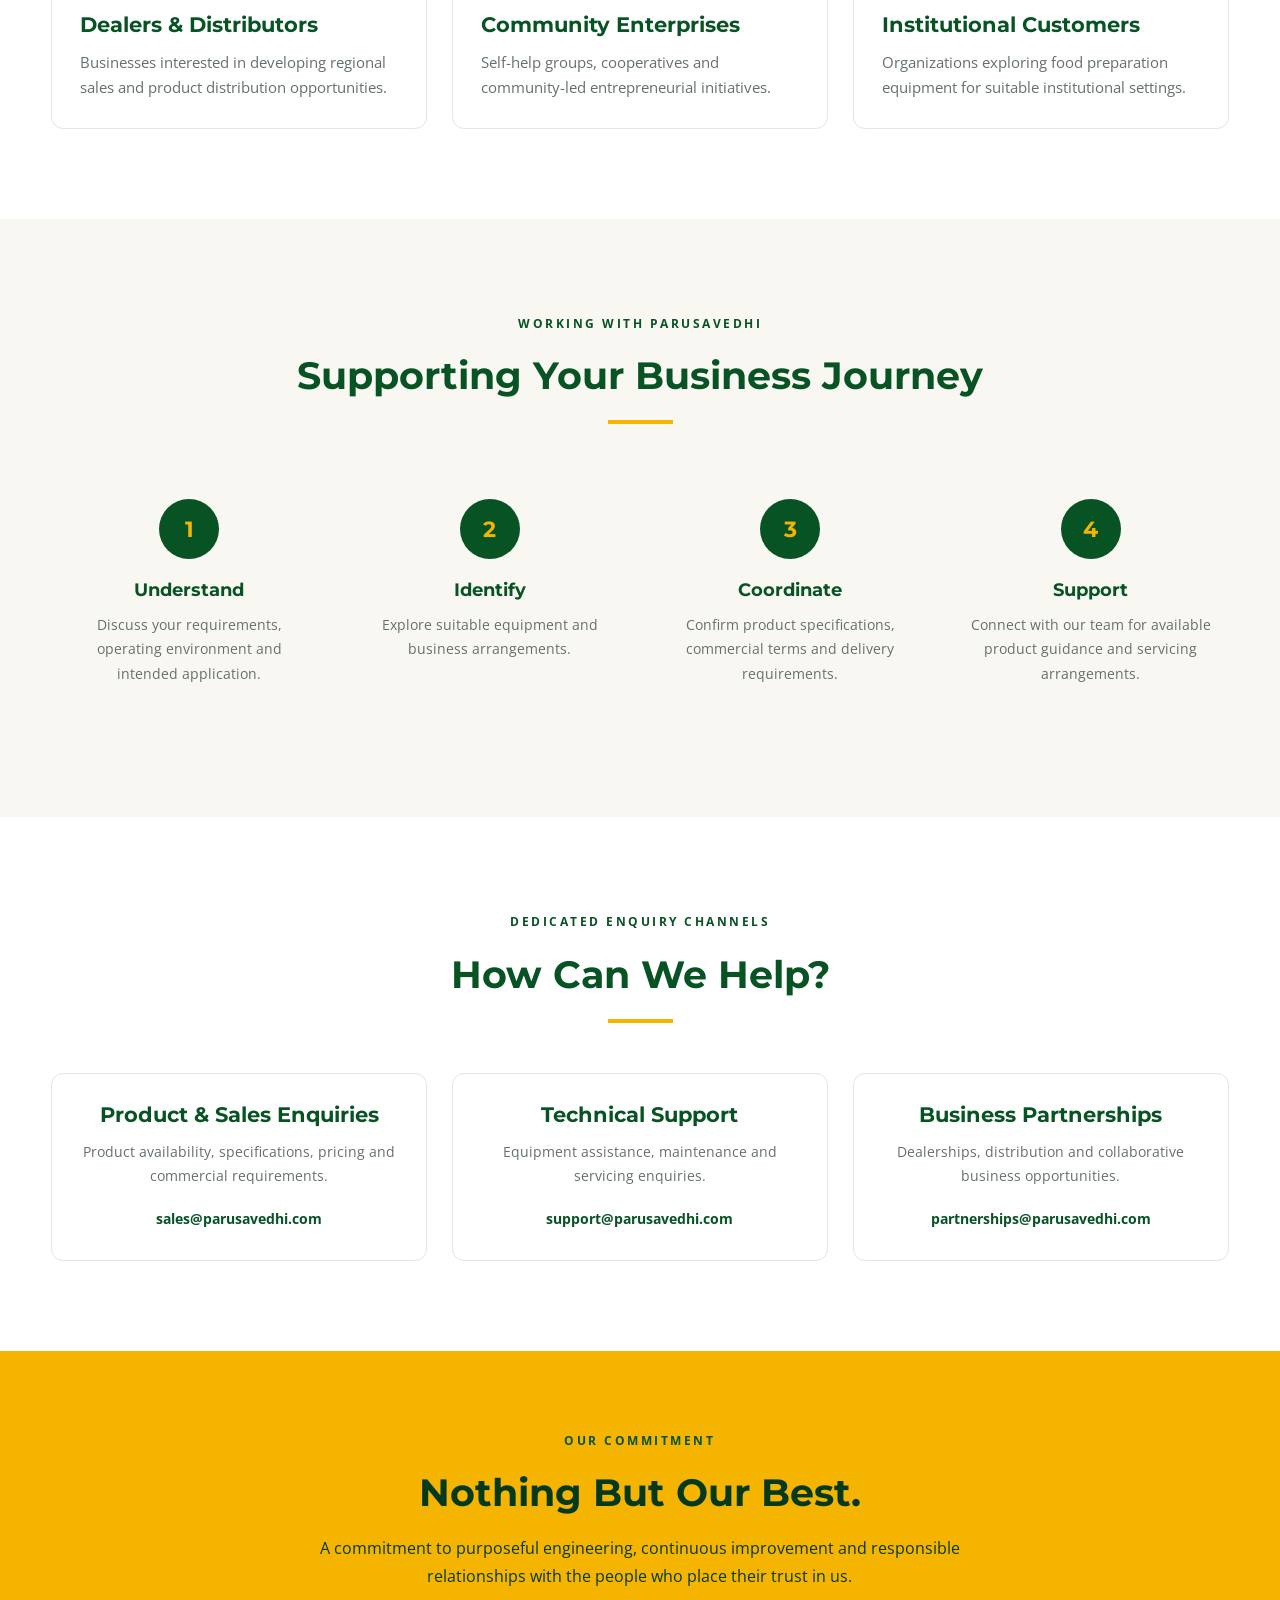
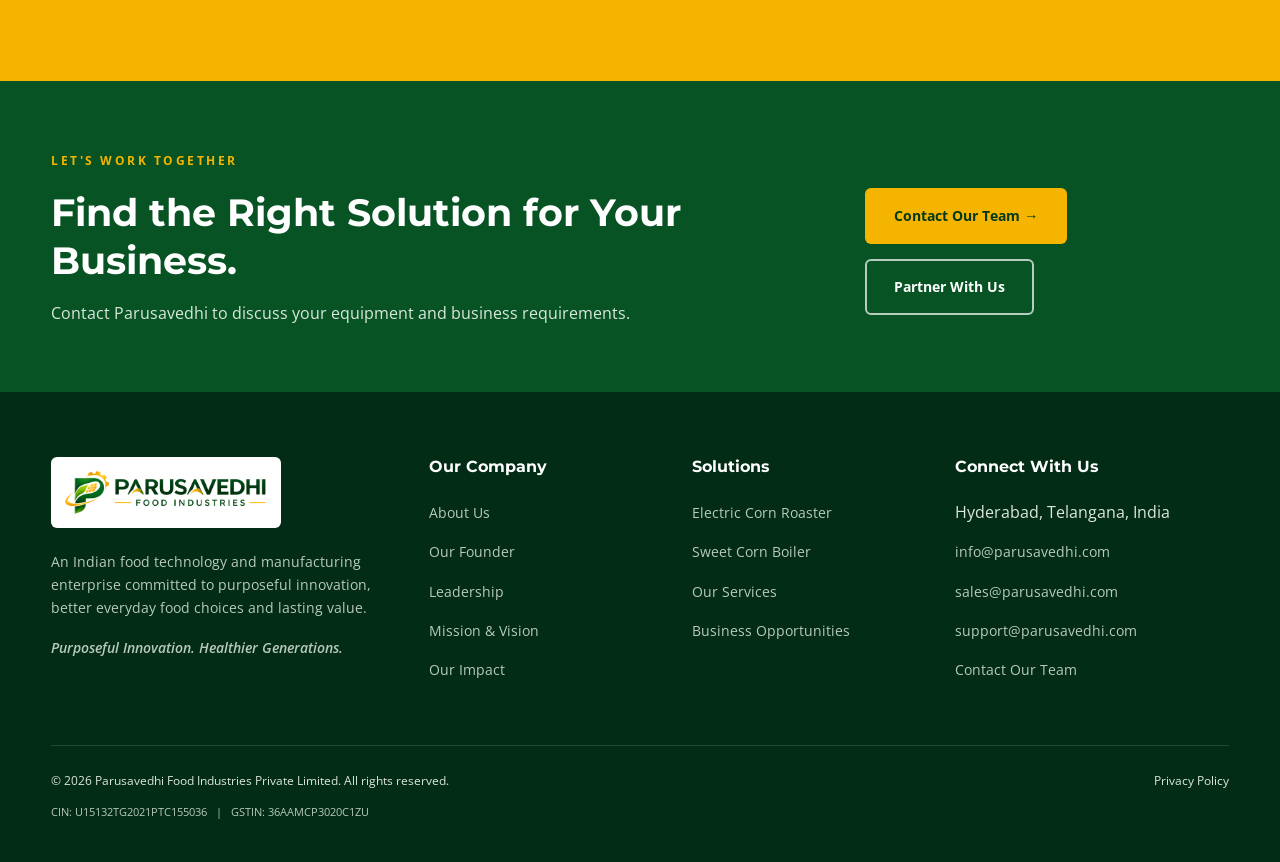
<file: services.html>
<!DOCTYPE html>
<html lang="en">

<head>

    <meta charset="UTF-8">
    <meta name="viewport"
          content="width=device-width, initial-scale=1.0">

    <title>Our Services &amp; Capabilities | Parusavedhi Food Industries</title>

    <meta name="description"
          content="Explore Parusavedhi's food equipment manufacturing,
          food processing solutions, product distribution,
          customer assistance and servicing capabilities.">

    <meta name="theme-color" content="#075324">

    <link rel="canonical"
          href="https://www.parusavedhi.com/services">

    <link rel="icon" href="assets/logo/favicon.ico">

    <link rel="preconnect"
          href="https://fonts.googleapis.com">

    <link rel="preconnect"
          href="https://fonts.gstatic.com" crossorigin>

    <link href="https://fonts.googleapis.com/css2?family=Montserrat:wght@400;500;600;700;800&family=Open+Sans:wght@400;500;600;700&display=swap"
          rel="stylesheet">

    <link rel="stylesheet" href="css/styles.css">
    <script src="js/main.js" defer></script>

</head>

<body>

<header id="site-header" class="site-header"></header>

<main id="main-content">

    <!-- PAGE BANNER -->

    <section class="page-banner">

        <div class="container">

            <div class="breadcrumb">
                <a href="index.html">Home</a> / Services
            </div>

            <span class="eyebrow eyebrow-gold">
                Our Business Capabilities
            </span>

            <h1>Beyond Manufacturing.</h1>

            <p class="lead-text">
                Creating value through innovation,
                practical engineering, distribution
                and customer commitment.
            </p>

        </div>

    </section>

    <!-- INTRODUCTION -->

    <section class="section">

        <div class="container content-block text-center">

            <span class="eyebrow">
                Connecting Technology With Everyday Needs
            </span>

            <h2>Creating Value at Every Step</h2>

            <p>
                At Parusavedhi, our approach extends beyond
                developing food preparation equipment.
                We seek to connect purposeful innovation
                with practical business applications.
            </p>

            <p>
                Our business encompasses manufacturing,
                processing, distribution and servicing,
                bringing together capabilities intended
                to support consumers, entrepreneurs
                and business partners.
            </p>

        </div>

    </section>

    <!-- CORE SERVICES -->

    <section class="section section-light">

        <div class="container">

            <div class="section-heading">

                <span class="eyebrow">
                    What We Do
                </span>

                <h2>Our Business Ecosystem</h2>

                <div class="gold-line"></div>

            </div>

            <div class="service-grid">

                <!-- MANUFACTURING -->

                <article class="service-card" id="manufacturing">

                    <div class="service-icon" aria-hidden="true">

                        <svg viewBox="0 0 24 24">

                            <path d="M3 21V10l6 4V8l6 4V4h4l2 17z"/>

                            <path d="M7 17h2M12 17h2M17 17h2"/>

                        </svg>

                    </div>

                    <span class="card-number">
                        01 — MANUFACTURING
                    </span>

                    <h3>Food Equipment Manufacturing</h3>

                    <p>
                        We develop electrically operated food
                        preparation equipment that brings
                        together traditional food preferences
                        and modern engineering.
                    </p>

                    <p>
                        Our current product portfolio includes
                        electric corn roasting machines and
                        sweet corn boiling machines.
                    </p>

                    <ul class="feature-list">

                        <li>Electric food preparation equipment</li>

                        <li>Product development and improvement</li>

                        <li>Practical engineering solutions</li>

                        <li>Business and consumer applications</li>

                    </ul>

                    <a href="products.html" class="text-link">
                        Explore Our Products →
                    </a>

                </article>

                <!-- PROCESSING -->

                <article class="service-card" id="processing">

                    <div class="service-icon" aria-hidden="true">

                        <svg viewBox="0 0 24 24">

                            <circle cx="12" cy="12" r="4"/>

                            <path d="M12 2v4M12 18v4
                                     M2 12h4M18 12h4
                                     M5 5l3 3M16 16l3 3
                                     M5 19l3-3M16 8l3-3"/>

                        </svg>

                    </div>

                    <span class="card-number">
                        02 — PROCESSING
                    </span>

                    <h3>Food Preparation &amp; Processing</h3>

                    <p>
                        Our food technology approach focuses
                        on practical preparation methods
                        that support convenient and accessible
                        everyday food choices.
                    </p>

                    <p>
                        We explore opportunities to connect
                        food preparation technology with
                        consumer needs and suitable
                        commercial applications.
                    </p>

                    <ul class="feature-list">

                        <li>Corn roasting solutions</li>

                        <li>Sweet corn boiling solutions</li>

                        <li>Food preparation technology</li>

                        <li>Application-specific discussions</li>

                    </ul>

                    <a href="mailto:sales@parusavedhi.com?subject=Food%20Processing%20Enquiry"
                       class="text-link">
                        Discuss Your Requirements →
                    </a>

                </article>

                <!-- DISTRIBUTION -->

                <article class="service-card" id="distribution">

                    <div class="service-icon" aria-hidden="true">

                        <svg viewBox="0 0 24 24">

                            <rect x="2" y="5" width="13" height="12" rx="1"/>

                            <path d="M15 9h4l3 4v4h-7"/>

                            <circle cx="6" cy="18" r="2"/>

                            <circle cx="18" cy="18" r="2"/>

                        </svg>

                    </div>

                    <span class="card-number">
                        03 — DISTRIBUTION
                    </span>

                    <h3>Product Distribution &amp; Business Supply</h3>

                    <p>
                        Our distribution ambitions are focused
                        on expanding access to Parusavedhi
                        equipment through suitable business
                        relationships and regional opportunities.
                    </p>

                    <p>
                        We welcome discussions with dealers,
                        distributors, retailers and organizations
                        interested in our product portfolio.
                    </p>

                    <ul class="feature-list">

                        <li>Product supply enquiries</li>

                        <li>Dealer and distributor opportunities</li>

                        <li>Business-to-business relationships</li>

                        <li>Regional market development</li>

                    </ul>

                    <a href="partnerships.html" class="text-link">
                        Explore Distribution Opportunities →
                    </a>

                </article>

                <!-- SERVICING -->

                <article class="service-card" id="servicing">

                    <div class="service-icon" aria-hidden="true">

                        <svg viewBox="0 0 24 24">

                            <path d="M14 6a5 5 0 0 0-6 6
                                     L3 17a2.8 2.8 0 0 0 4 4
                                     l5-5a5 5 0 0 0 6-6
                                     l-3 3-4-4z"/>

                        </svg>

                    </div>

                    <span class="card-number">
                        04 — SERVICING
                    </span>

                    <h3>Customer Support &amp; Servicing</h3>

                    <p>
                        We believe customer relationships
                        should extend beyond the initial
                        purchase of equipment.
                    </p>

                    <p>
                        Customers can contact our team to
                        discuss operating information,
                        maintenance requirements and
                        available servicing arrangements.
                    </p>

                    <ul class="feature-list">

                        <li>Equipment-related enquiries</li>

                        <li>Operating guidance</li>

                        <li>Maintenance and servicing enquiries</li>

                        <li>After-sales assistance discussions</li>

                    </ul>

                    <a href="mailto:support@parusavedhi.com?subject=Equipment%20Support%20Request"
                       class="text-link">
                        Contact Technical Support →
                    </a>

                </article>

            </div>

        </div>

    </section>

    <!-- CUSTOMER SEGMENTS -->

    <section class="section">

        <div class="container">

            <div class="section-heading">

                <span class="eyebrow">
                    Who We Aim to Serve
                </span>

                <h2>Solutions Across Business Segments</h2>

                <div class="gold-line"></div>

            </div>

            <div class="grid-3">

                <article class="application-card">

                    <div class="application-number">01</div>

                    <h3>Independent Entrepreneurs</h3>

                    <p>
                        Individuals exploring food-based
                        business opportunities and
                        independent snack ventures.
                    </p>

                </article>

                <article class="application-card">

                    <div class="application-number">02</div>

                    <h3>Food Vendors &amp; Retailers</h3>

                    <p>
                        Traditional food vendors, snack stalls,
                        kiosks and retail establishments.
                    </p>

                </article>

                <article class="application-card">

                    <div class="application-number">03</div>

                    <h3>Food Service Businesses</h3>

                    <p>
                        Cafeterias, hospitality establishments
                        and catering businesses exploring
                        suitable equipment solutions.
                    </p>

                </article>

                <article class="application-card">

                    <div class="application-number">04</div>

                    <h3>Dealers &amp; Distributors</h3>

                    <p>
                        Businesses interested in developing
                        regional sales and product
                        distribution opportunities.
                    </p>

                </article>

                <article class="application-card">

                    <div class="application-number">05</div>

                    <h3>Community Enterprises</h3>

                    <p>
                        Self-help groups, cooperatives
                        and community-led entrepreneurial
                        initiatives.
                    </p>

                </article>

                <article class="application-card">

                    <div class="application-number">06</div>

                    <h3>Institutional Customers</h3>

                    <p>
                        Organizations exploring food
                        preparation equipment for
                        suitable institutional settings.
                    </p>

                </article>

            </div>

        </div>

    </section>

    <!-- CUSTOMER JOURNEY -->

    <section class="section section-light">

        <div class="container">

            <div class="section-heading">

                <span class="eyebrow">
                    Working With Parusavedhi
                </span>

                <h2>Supporting Your Business Journey</h2>

                <div class="gold-line"></div>

            </div>

            <div class="process-grid">

                <article class="process-step">

                    <div class="process-number">1</div>

                    <h3>Understand</h3>

                    <p>
                        Discuss your requirements,
                        operating environment and
                        intended application.
                    </p>

                </article>

                <article class="process-step">

                    <div class="process-number">2</div>

                    <h3>Identify</h3>

                    <p>
                        Explore suitable equipment
                        and business arrangements.
                    </p>

                </article>

                <article class="process-step">

                    <div class="process-number">3</div>

                    <h3>Coordinate</h3>

                    <p>
                        Confirm product specifications,
                        commercial terms and
                        delivery requirements.
                    </p>

                </article>

                <article class="process-step">

                    <div class="process-number">4</div>

                    <h3>Support</h3>

                    <p>
                        Connect with our team for
                        available product guidance
                        and servicing arrangements.
                    </p>

                </article>

            </div>

        </div>

    </section>

    <!-- CONTACT CHANNELS -->

    <section class="section">

        <div class="container">

            <div class="section-heading">

                <span class="eyebrow">
                    Dedicated Enquiry Channels
                </span>

                <h2>How Can We Help?</h2>

                <div class="gold-line"></div>

            </div>

            <div class="grid-3">

                <article class="channel-card">

                    <h3>Product &amp; Sales Enquiries</h3>

                    <p>
                        Product availability, specifications,
                        pricing and commercial requirements.
                    </p>

                    <a href="mailto:sales@parusavedhi.com"
                       class="channel-email">
                        sales@parusavedhi.com
                    </a>

                </article>

                <article class="channel-card">

                    <h3>Technical Support</h3>

                    <p>
                        Equipment assistance, maintenance
                        and servicing enquiries.
                    </p>

                    <a href="mailto:support@parusavedhi.com"
                       class="channel-email">
                        support@parusavedhi.com
                    </a>

                </article>

                <article class="channel-card">

                    <h3>Business Partnerships</h3>

                    <p>
                        Dealerships, distribution and
                        collaborative business opportunities.
                    </p>

                    <a href="mailto:partnerships@parusavedhi.com"
                       class="channel-email">
                        partnerships@parusavedhi.com
                    </a>

                </article>

            </div>

        </div>

    </section>

    <!-- BRAND PROMISE -->

    <section class="philosophy-banner">

        <div class="container">

            <span class="eyebrow">
                Our Commitment
            </span>

            <h2>Nothing But Our Best.</h2>

            <p>
                A commitment to purposeful engineering,
                continuous improvement and responsible
                relationships with the people who
                place their trust in us.
            </p>

        </div>

    </section>

    <!-- CTA -->

    <section class="cta-section">

        <div class="container cta-inner">

            <div>

                <span class="eyebrow eyebrow-gold">
                    Let's Work Together
                </span>

                <h2>Find the Right Solution for Your Business.</h2>

                <p>
                    Contact Parusavedhi to discuss
                    your equipment and business requirements.
                </p>

            </div>

            <div class="button-group">

                <a href="contact.html" class="btn btn-gold">
                    Contact Our Team →
                </a>

                <a href="partnerships.html"
                   class="btn btn-outline-light">
                    Partner With Us
                </a>

            </div>

        </div>

    </section>

</main>

<footer id="site-footer" class="site-footer"></footer>

</body>
</html>
</file>
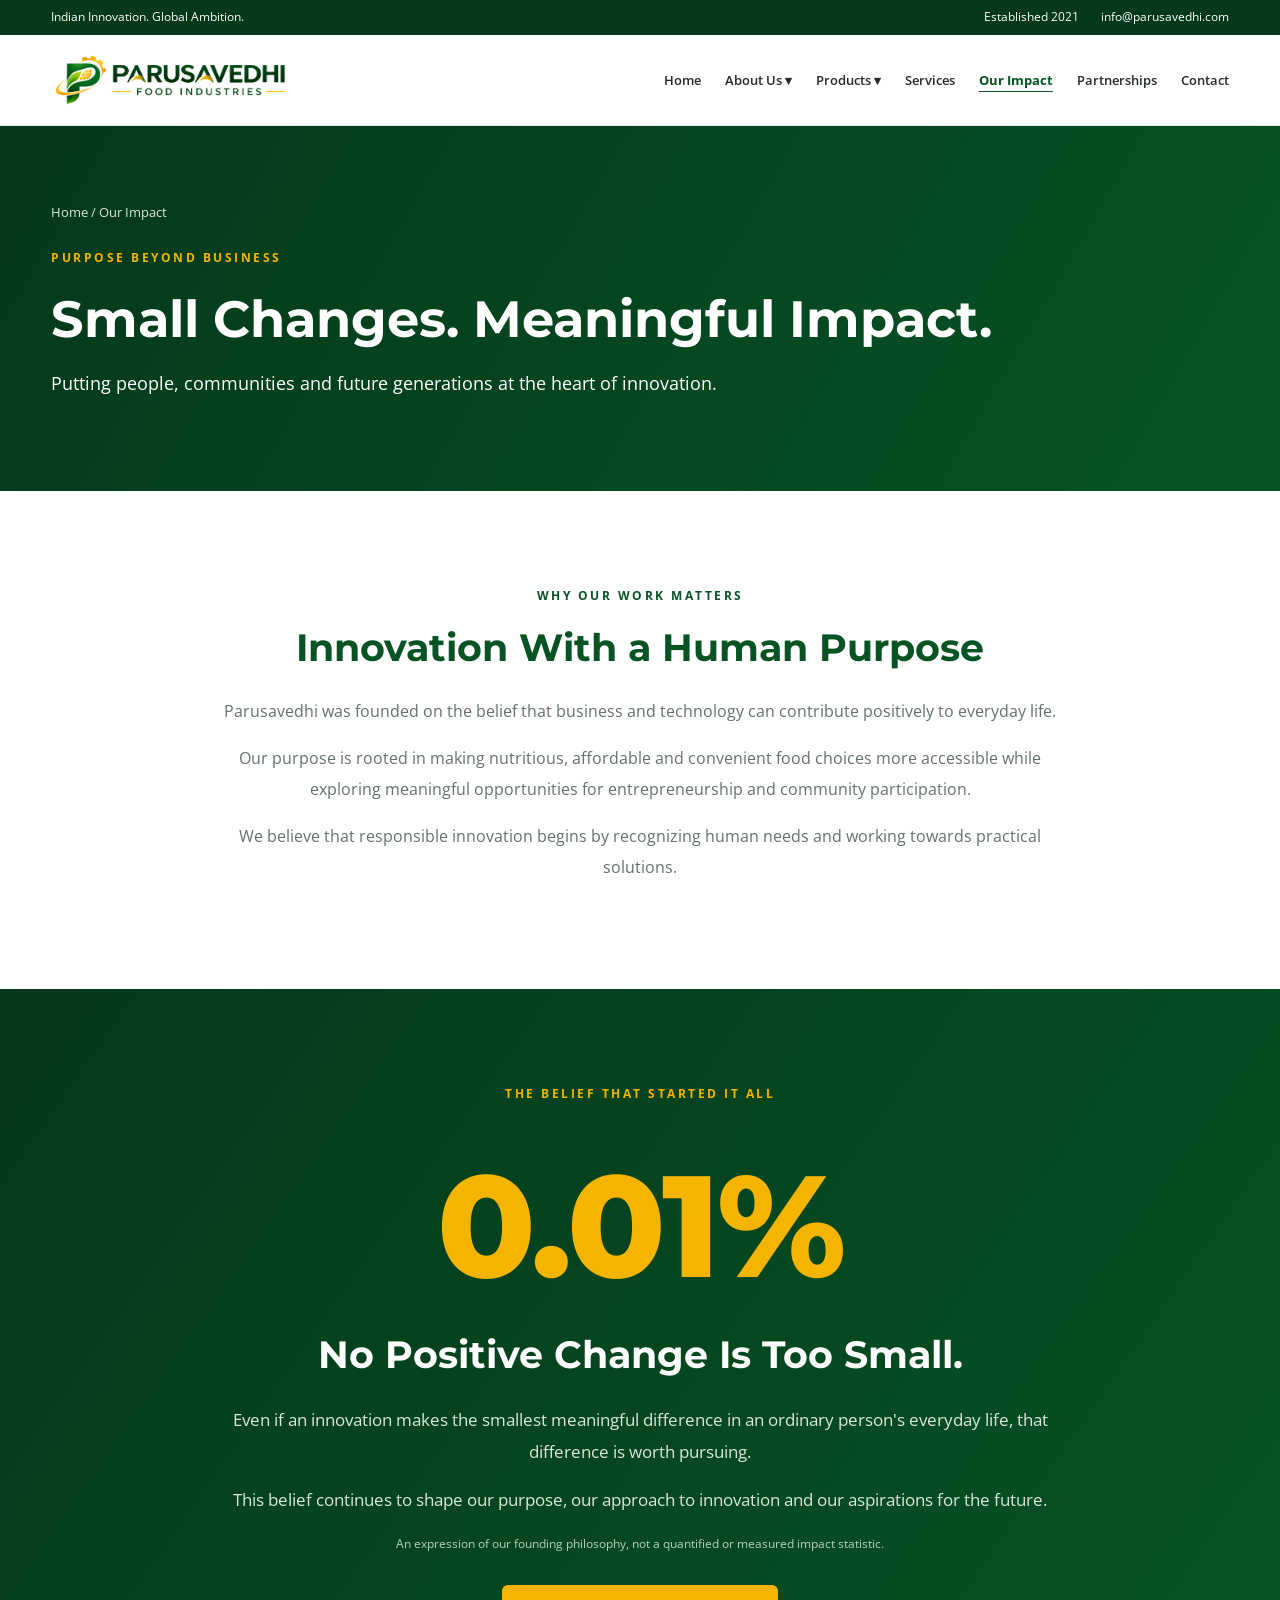
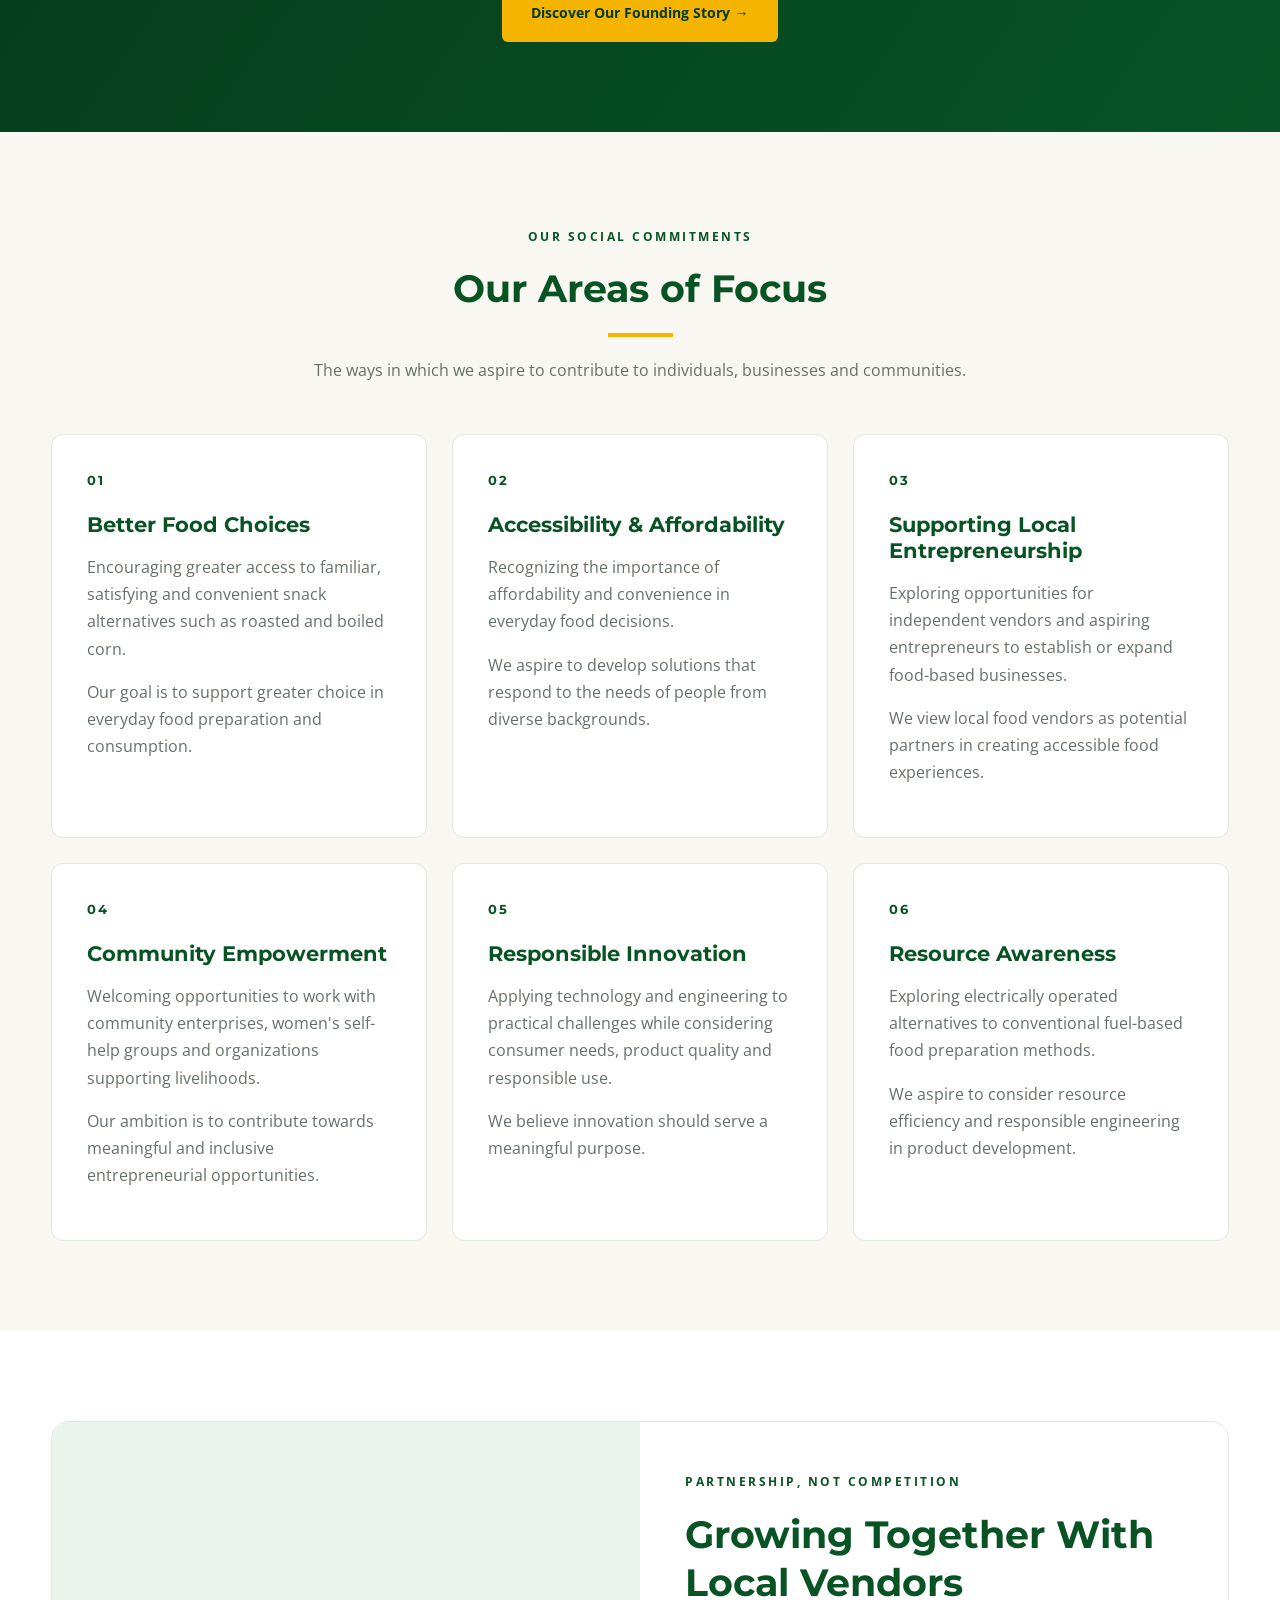
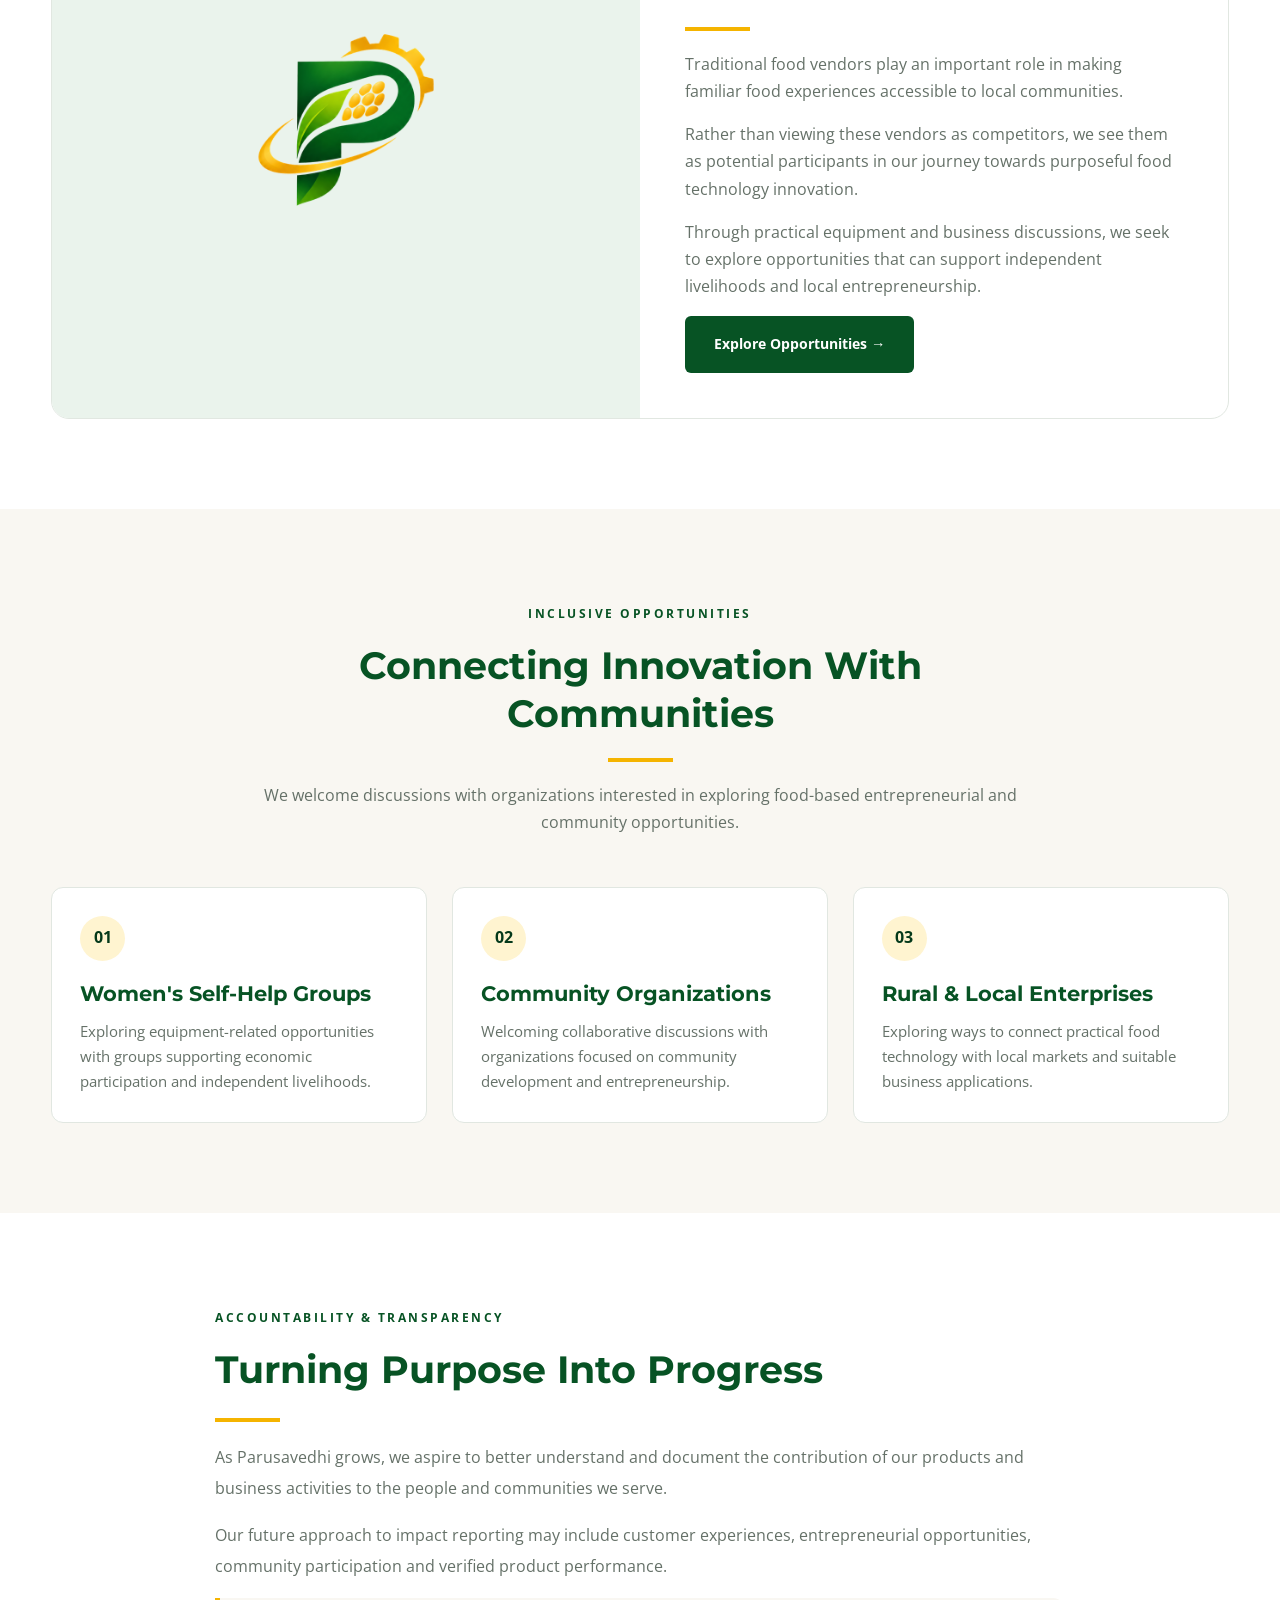
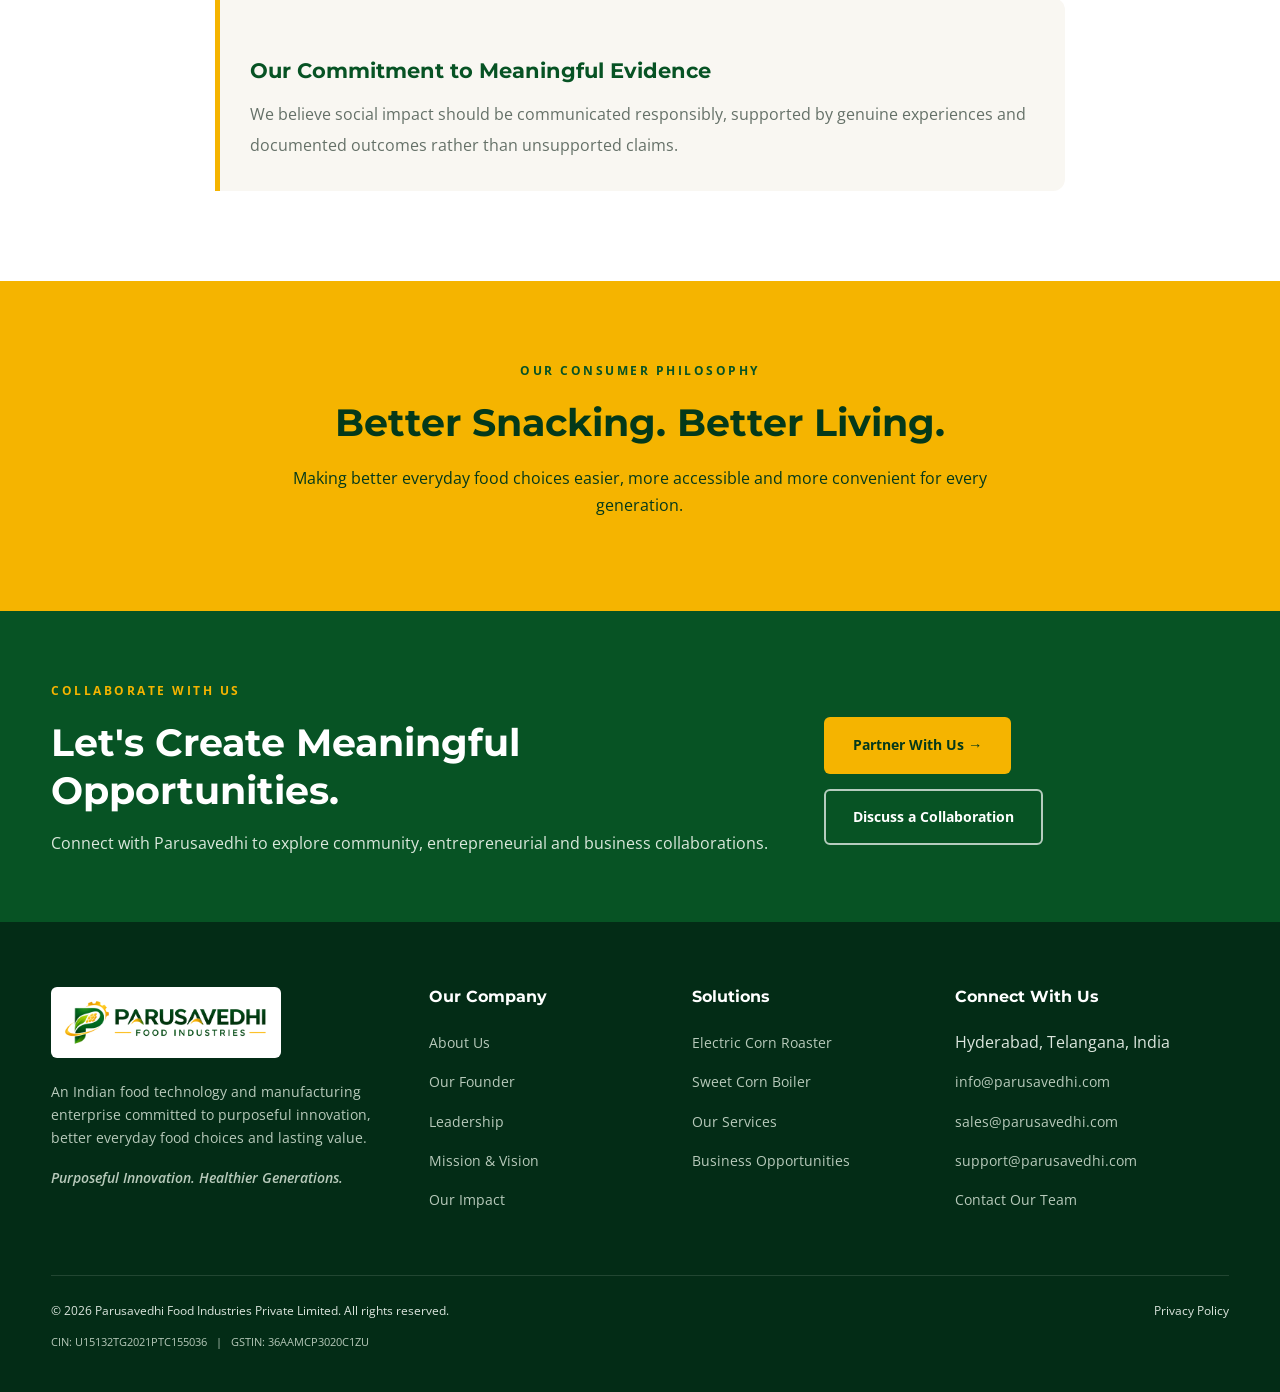
<file: social-impact.html>
<!DOCTYPE html>
<html lang="en">

<head>

    <meta charset="UTF-8">

    <meta name="viewport"
          content="width=device-width, initial-scale=1.0">

    <title>Our Social Impact | Parusavedhi Food Industries</title>

    <meta name="description"
          content="Discover Parusavedhi's social purpose,
          commitment to accessible food choices,
          entrepreneurship, community empowerment
          and responsible food technology innovation.">

    <meta name="theme-color" content="#075324">

    <link rel="canonical"
          href="https://www.parusavedhi.com/social-impact">

    <link rel="icon" href="assets/logo/favicon.ico">

    <link rel="preconnect"
          href="https://fonts.googleapis.com">

    <link rel="preconnect"
          href="https://fonts.gstatic.com" crossorigin>

    <link href="https://fonts.googleapis.com/css2?family=Montserrat:wght@400;500;600;700;800&family=Open+Sans:wght@400;500;600;700&display=swap"
          rel="stylesheet">

    <link rel="stylesheet" href="css/styles.css">

    <script src="js/main.js" defer></script>

</head>

<body>

<header id="site-header" class="site-header"></header>

<main id="main-content">

    <!-- PAGE BANNER -->

    <section class="page-banner">

        <div class="container">

            <div class="breadcrumb">
                <a href="index.html">Home</a> / Our Impact
            </div>

            <span class="eyebrow eyebrow-gold">
                Purpose Beyond Business
            </span>

            <h1>Small Changes. Meaningful Impact.</h1>

            <p class="lead-text">
                Putting people, communities and future
                generations at the heart of innovation.
            </p>

        </div>

    </section>

    <!-- FOUNDING PURPOSE -->

    <section class="section">

        <div class="container content-block text-center">

            <span class="eyebrow">
                Why Our Work Matters
            </span>

            <h2>Innovation With a Human Purpose</h2>

            <p>
                Parusavedhi was founded on the belief that
                business and technology can contribute
                positively to everyday life.
            </p>

            <p>
                Our purpose is rooted in making nutritious,
                affordable and convenient food choices
                more accessible while exploring meaningful
                opportunities for entrepreneurship
                and community participation.
            </p>

            <p>
                We believe that responsible innovation
                begins by recognizing human needs
                and working towards practical solutions.
            </p>

        </div>

    </section>

    <!-- FOUNDING PHILOSOPHY -->

    <section class="impact-statement">

        <div class="container impact-statement-inner">

            <span class="eyebrow eyebrow-gold">
                The Belief That Started It All
            </span>

            <span class="impact-number">
                0.01%
            </span>

            <h2>No Positive Change Is Too Small.</h2>

            <p>
                Even if an innovation makes the smallest
                meaningful difference in an ordinary
                person's everyday life, that difference
                is worth pursuing.
            </p>

            <p>
                This belief continues to shape our
                purpose, our approach to innovation
                and our aspirations for the future.
            </p>

            <p style="font-size: 0.78rem; opacity: 0.85;">
                An expression of our founding philosophy,
                not a quantified or measured impact statistic.
            </p>

            <div class="button-group justify-center">

                <a href="founder.html"
                   class="btn btn-gold">
                    Discover Our Founding Story →
                </a>

            </div>

        </div>

    </section>

    <!-- IMPACT AREAS -->

    <section class="section section-light">

        <div class="container">

            <div class="section-heading">

                <span class="eyebrow">
                    Our Social Commitments
                </span>

                <h2>Our Areas of Focus</h2>

                <div class="gold-line"></div>

                <p>
                    The ways in which we aspire to
                    contribute to individuals,
                    businesses and communities.
                </p>

            </div>

            <div class="grid-3">

                <!-- BETTER FOOD CHOICES -->

                <article class="impact-card">

                    <span class="card-number">01</span>

                    <h3>Better Food Choices</h3>

                    <p>
                        Encouraging greater access to
                        familiar, satisfying and convenient
                        snack alternatives such as
                        roasted and boiled corn.
                    </p>

                    <p>
                        Our goal is to support greater
                        choice in everyday food preparation
                        and consumption.
                    </p>

                </article>

                <!-- AFFORDABILITY -->

                <article class="impact-card">

                    <span class="card-number">02</span>

                    <h3>Accessibility &amp; Affordability</h3>

                    <p>
                        Recognizing the importance of
                        affordability and convenience
                        in everyday food decisions.
                    </p>

                    <p>
                        We aspire to develop solutions
                        that respond to the needs of
                        people from diverse backgrounds.
                    </p>

                </article>

                <!-- LOCAL ENTREPRENEURS -->

                <article class="impact-card">

                    <span class="card-number">03</span>

                    <h3>Supporting Local Entrepreneurship</h3>

                    <p>
                        Exploring opportunities for
                        independent vendors and aspiring
                        entrepreneurs to establish or
                        expand food-based businesses.
                    </p>

                    <p>
                        We view local food vendors as
                        potential partners in creating
                        accessible food experiences.
                    </p>

                </article>

                <!-- COMMUNITY EMPOWERMENT -->

                <article class="impact-card">

                    <span class="card-number">04</span>

                    <h3>Community Empowerment</h3>

                    <p>
                        Welcoming opportunities to work
                        with community enterprises,
                        women's self-help groups and
                        organizations supporting livelihoods.
                    </p>

                    <p>
                        Our ambition is to contribute
                        towards meaningful and inclusive
                        entrepreneurial opportunities.
                    </p>

                </article>

                <!-- RESPONSIBLE INNOVATION -->

                <article class="impact-card">

                    <span class="card-number">05</span>

                    <h3>Responsible Innovation</h3>

                    <p>
                        Applying technology and engineering
                        to practical challenges while
                        considering consumer needs,
                        product quality and responsible use.
                    </p>

                    <p>
                        We believe innovation should
                        serve a meaningful purpose.
                    </p>

                </article>

                <!-- RESOURCE AWARENESS -->

                <article class="impact-card">

                    <span class="card-number">06</span>

                    <h3>Resource Awareness</h3>

                    <p>
                        Exploring electrically operated
                        alternatives to conventional
                        fuel-based food preparation methods.
                    </p>

                    <p>
                        We aspire to consider resource
                        efficiency and responsible
                        engineering in product development.
                    </p>

                </article>

            </div>

        </div>

    </section>

    <!-- SUPPORTING VENDORS -->

    <section class="section">

        <div class="container">

            <div class="feature-panel">

                <div class="feature-panel-visual">

                    <!-- Replace with an approved community
                         or actual vendor photograph later. -->

                    <img
                        src="assets/logo/logo-symbol.png"
                        alt="Parusavedhi brand emblem"
                        loading="lazy">

                </div>

                <div class="feature-panel-content">

                    <span class="eyebrow">
                        Partnership, Not Competition
                    </span>

                    <h2>Growing Together With Local Vendors</h2>

                    <div class="gold-line"></div>

                    <p>
                        Traditional food vendors play
                        an important role in making
                        familiar food experiences accessible
                        to local communities.
                    </p>

                    <p>
                        Rather than viewing these vendors
                        as competitors, we see them as
                        potential participants in our
                        journey towards purposeful
                        food technology innovation.
                    </p>

                    <p>
                        Through practical equipment and
                        business discussions, we seek
                        to explore opportunities that
                        can support independent livelihoods
                        and local entrepreneurship.
                    </p>

                    <a href="partnerships.html"
                       class="btn btn-primary">
                        Explore Opportunities →
                    </a>

                </div>

            </div>

        </div>

    </section>

    <!-- COMMUNITY COLLABORATION -->

    <section class="section section-light">

        <div class="container">

            <div class="section-heading">

                <span class="eyebrow">
                    Inclusive Opportunities
                </span>

                <h2>Connecting Innovation With Communities</h2>

                <div class="gold-line"></div>

                <p>
                    We welcome discussions with organizations
                    interested in exploring food-based
                    entrepreneurial and community opportunities.
                </p>

            </div>

            <div class="grid-3">

                <article class="application-card">

                    <div class="application-number">01</div>

                    <h3>Women's Self-Help Groups</h3>

                    <p>
                        Exploring equipment-related
                        opportunities with groups
                        supporting economic participation
                        and independent livelihoods.
                    </p>

                </article>

                <article class="application-card">

                    <div class="application-number">02</div>

                    <h3>Community Organizations</h3>

                    <p>
                        Welcoming collaborative discussions
                        with organizations focused on
                        community development and
                        entrepreneurship.
                    </p>

                </article>

                <article class="application-card">

                    <div class="application-number">03</div>

                    <h3>Rural &amp; Local Enterprises</h3>

                    <p>
                        Exploring ways to connect
                        practical food technology with
                        local markets and suitable
                        business applications.
                    </p>

                </article>

            </div>

        </div>

    </section>

    <!-- RESPONSIBLE IMPACT REPORTING -->

    <section class="section">

        <div class="container content-block">

            <span class="eyebrow">
                Accountability &amp; Transparency
            </span>

            <h2>Turning Purpose Into Progress</h2>

            <div class="gold-line"></div>

            <p>
                As Parusavedhi grows, we aspire to
                better understand and document the
                contribution of our products and
                business activities to the people
                and communities we serve.
            </p>

            <p>
                Our future approach to impact reporting
                may include customer experiences,
                entrepreneurial opportunities,
                community participation and
                verified product performance.
            </p>

            <div class="highlight-panel">

                <h3>Our Commitment to Meaningful Evidence</h3>

                <p>
                    We believe social impact should be
                    communicated responsibly, supported
                    by genuine experiences and documented
                    outcomes rather than unsupported claims.
                </p>

            </div>

        </div>

    </section>

    <!-- BETTER SNACKING -->

    <section class="philosophy-banner">

        <div class="container">

            <span class="eyebrow">
                Our Consumer Philosophy
            </span>

            <h2>Better Snacking. Better Living.</h2>

            <p>
                Making better everyday food choices
                easier, more accessible and more
                convenient for every generation.
            </p>

        </div>

    </section>

    <!-- SOCIAL IMPACT CTA -->

    <section class="cta-section">

        <div class="container cta-inner">

            <div>

                <span class="eyebrow eyebrow-gold">
                    Collaborate With Us
                </span>

                <h2>Let's Create Meaningful Opportunities.</h2>

                <p>
                    Connect with Parusavedhi to explore
                    community, entrepreneurial and
                    business collaborations.
                </p>

            </div>

            <div class="button-group">

                <a href="partnerships.html"
                   class="btn btn-gold">
                    Partner With Us →
                </a>

                <a href="mailto:partnerships@parusavedhi.com?subject=Community%20Impact%20Collaboration"
                   class="btn btn-outline-light">
                    Discuss a Collaboration
                </a>

            </div>

        </div>

    </section>

</main>

<footer id="site-footer" class="site-footer"></footer>

</body>
</html>
</file>
<file: css/styles.css>
/* ==========================================================
   PARUSAVEDHI FOOD INDUSTRIES PRIVATE LIMITED
   Corporate Website - Design System v1.0
   Purposeful Innovation. Healthier Generations.
   ========================================================== */

/* ---------- 1. Brand Variables ---------- */

:root {
    --primary: #075324;
    --primary-dark: #04391A;
    --primary-light: #EAF3EC;

    --gold: #F5B400;
    --gold-light: #FFF4D0;
    --leaf-green: #78B514;

    --white: #FFFFFF;
    --warm-white: #F9F7F2;
    --graphite: #252B27;
    --text-muted: #657168;
    --border: #E1E7E1;

    --font-heading: 'Montserrat', Arial, sans-serif;
    --font-body: 'Open Sans', Arial, sans-serif;

    --container-width: 1240px;
    --radius: 12px;
    --shadow: 0 8px 30px rgba(7, 83, 36, 0.08);
    --transition: 0.25s ease;
}

/* ---------- 2. Global Reset ---------- */

*,
*::before,
*::after {
    margin: 0;
    padding: 0;
    box-sizing: border-box;
}

html {
    scroll-behavior: smooth;
    scroll-padding-top: 110px;
}

body {
    font-family: var(--font-body);
    font-size: 16px;
    line-height: 1.7;
    color: var(--graphite);
    background: var(--white);
}

h1, h2, h3, h4, h5 {
    font-family: var(--font-heading);
    line-height: 1.25;
    font-weight: 700;
}

h1 {
    font-size: clamp(2.4rem, 5vw, 4.3rem);
}

h2 {
    font-size: clamp(1.8rem, 3vw, 2.7rem);
    color: var(--primary);
}

h3 {
    font-size: 1.3rem;
    color: var(--primary);
}

p {
    margin-bottom: 1rem;
}

a {
    text-decoration: none;
    color: inherit;
}

img {
    display: block;
    max-width: 100%;
    height: auto;
}

button, input, textarea, select {
    font: inherit;
}

button {
    cursor: pointer;
}

a:focus-visible,
button:focus-visible {
    outline: 3px solid var(--gold);
    outline-offset: 5px;
}

[hidden] {
    display: none !important;
}

/* ---------- 3. Layout Utilities ---------- */

.container {
    width: min(92%, var(--container-width));
    margin-inline: auto;
}

.section {
    padding: 90px 0;
}

.section-light {
    background: var(--warm-white);
}

.section-green {
    background: var(--primary);
    color: var(--white);
}

.section-heading {
    max-width: 800px;
    margin: 0 auto 50px;
    text-align: center;
}

.section-heading h2 {
    margin-bottom: 18px;
}

.section-heading p {
    color: var(--text-muted);
}

.eyebrow {
    display: inline-block;
    color: var(--primary);
    font-size: 0.75rem;
    font-weight: 700;
    letter-spacing: 2.5px;
    text-transform: uppercase;
    margin-bottom: 18px;
}

.eyebrow-gold {
    color: var(--gold);
}

.text-gold {
    color: var(--gold);
}

.text-center {
    text-align: center;
}

.grid-2 {
    display: grid;
    grid-template-columns: repeat(2, minmax(0, 1fr));
    gap: 35px;
}

.grid-3 {
    display: grid;
    grid-template-columns: repeat(3, minmax(0, 1fr));
    gap: 25px;
}

.grid-4 {
    display: grid;
    grid-template-columns: repeat(4, minmax(0, 1fr));
    gap: 25px;
}

.gold-line {
    width: 65px;
    height: 4px;
    background: var(--gold);
    margin: 20px 0;
}

.section-heading .gold-line {
    margin-inline: auto;
}

.skip-link {
    position: absolute;
    top: -100px;
    left: 15px;
    background: var(--white);
    color: var(--primary);
    padding: 10px 16px;
    z-index: 2000;
}

.skip-link:focus {
    top: 10px;
}

/* ---------- 4. Buttons ---------- */

.btn {
    display: inline-flex;
    justify-content: center;
    align-items: center;
    gap: 8px;
    padding: 14px 27px;
    border: 2px solid transparent;
    border-radius: 6px;
    font-size: 0.9rem;
    font-weight: 700;
    transition: var(--transition);
}

.btn:hover {
    transform: translateY(-2px);
}

.btn-primary {
    background: var(--primary);
    color: var(--white);
}

.btn-primary:hover {
    background: var(--primary-dark);
}

.btn-gold {
    background: var(--gold);
    color: var(--primary-dark);
}

.btn-gold:hover {
    background: #FFD052;
}

.btn-outline {
    border-color: var(--primary);
    color: var(--primary);
}

.btn-outline:hover {
    background: var(--primary);
    color: var(--white);
}

.btn-outline-light {
    border-color: rgba(255,255,255,0.7);
    color: var(--white);
}

.btn-outline-light:hover {
    background: var(--white);
    color: var(--primary);
}

.button-group {
    display: flex;
    flex-wrap: wrap;
    gap: 15px;
    margin-top: 30px;
}

/* ---------- 5. Top Information Bar ---------- */

.top-bar {
    background: var(--primary-dark);
    color: var(--white);
    font-size: 0.76rem;
}

.top-bar-inner {
    min-height: 35px;
    display: flex;
    align-items: center;
    justify-content: space-between;
    gap: 15px;
}

.top-bar a:hover {
    color: var(--gold);
}

.top-bar-contact {
    display: flex;
    gap: 22px;
}

/* ---------- 6. Header and Navigation ---------- */

.site-header {
    position: sticky;
    top: 0;
    z-index: 1000;
    background: var(--white);
    border-bottom: 1px solid var(--border);
}

.site-header.scrolled {
    box-shadow: 0 4px 20px rgba(0,0,0,0.07);
}

.header-inner {
    min-height: 90px;
    display: flex;
    align-items: center;
    justify-content: space-between;
    gap: 30px;
}

.brand-logo {
    flex-shrink: 0;
}

.brand-logo img {
    width: 240px;
}

.nav-menu {
    display: flex;
    align-items: center;
    gap: 24px;
    list-style: none;
}

.nav-menu > li {
    position: relative;
}

.nav-menu a,
.dropdown-toggle {
    color: var(--graphite);
    font-weight: 600;
    font-size: 0.83rem;
    transition: var(--transition);
}

.dropdown-toggle {
    background: none;
    border: none;
    padding: 10px 0;
}

.nav-menu a:hover,
.nav-menu a.active,
.dropdown-toggle:hover {
    color: var(--primary);
}

.nav-menu a.active {
    font-weight: 700;
    text-decoration: underline;
    text-underline-offset: 6px;
}

.dropdown-menu {
    position: absolute;
    top: 100%;
    left: 0;
    width: 240px;
    padding: 8px;
    background: var(--white);
    list-style: none;
    border: 1px solid var(--border);
    border-radius: 8px;
    box-shadow: var(--shadow);
}

.dropdown-menu a {
    display: block;
    padding: 12px;
    border-radius: 4px;
}

.dropdown-menu a:hover {
    background: var(--primary-light);
}

.mobile-toggle {
    display: none;
    border: none;
    background: transparent;
    padding: 8px;
}

.mobile-toggle span {
    display: block;
    width: 25px;
    height: 3px;
    background: var(--primary);
    margin: 5px 0;
    border-radius: 2px;
}

/* ---------- 7. Homepage Hero ---------- */

.hero {
    position: relative;
    overflow: hidden;
    color: var(--white);
    background: linear-gradient(
        120deg,
        var(--primary-dark),
        var(--primary) 65%,
        #216B39
    );
}

.hero::before {
    content: '';
    position: absolute;
    width: 650px;
    height: 650px;
    right: -260px;
    top: -290px;
    border: 1px solid rgba(255,255,255,0.12);
    border-radius: 50%;
    pointer-events: none;
}

.hero-inner {
    position: relative;
    display: grid;
    grid-template-columns: 1.25fr 0.75fr;
    align-items: center;
    min-height: 590px;
    padding-block: 75px;
    gap: 60px;
}

.hero-content h1 {
    margin-bottom: 25px;
    letter-spacing: -1.5px;
}

.hero-content p {
    max-width: 610px;
    font-size: 1.07rem;
    color: #DAE8DC;
}

.hero-visual {
    padding: 30px;
    border-radius: 24px;
    background: var(--white);
    box-shadow: 0 20px 70px rgba(0,0,0,0.15);
}

.hero-visual img {
    width: 100%;
    margin: auto;
}

.hero-caption {
    color: var(--gold);
    margin-top: 30px;
    font-size: 0.8rem;
    letter-spacing: 1.5px;
    font-weight: 600;
}

/* ---------- 8. Brand Highlights ---------- */

.brand-strip {
    background: var(--white);
    border-bottom: 1px solid var(--border);
}

.brand-strip-inner {
    display: grid;
    grid-template-columns: repeat(4, 1fr);
    padding-block: 30px;
}

.brand-highlight {
    text-align: center;
    padding: 12px;
    border-right: 1px solid var(--border);
}

.brand-highlight:last-child {
    border-right: none;
}

.brand-highlight strong {
    display: block;
    font-family: var(--font-heading);
    font-size: 1.15rem;
    color: var(--primary);
    margin-bottom: 3px;
}

.brand-highlight span {
    font-size: 0.78rem;
    color: var(--text-muted);
}

/* ---------- 9. About Section ---------- */

.about-layout {
    display: grid;
    grid-template-columns: 0.85fr 1.15fr;
    gap: 70px;
    align-items: center;
}

.about-visual {
    min-height: 380px;
    border-radius: var(--radius);
    background: var(--primary-light);
    padding: 45px;
    display: flex;
    align-items: center;
    justify-content: center;
}

.about-visual img {
    max-width: 320px;
}

.about-content h2 {
    margin-bottom: 22px;
}

.about-content p {
    color: var(--text-muted);
}

/* ---------- 10. Cards ---------- */

.card {
    padding: 30px;
    border: 1px solid var(--border);
    border-radius: var(--radius);
    background: var(--white);
    transition: var(--transition);
}

.card:hover {
    box-shadow: var(--shadow);
    transform: translateY(-4px);
}

.card h3 {
    margin-bottom: 14px;
}

.card p {
    color: var(--text-muted);
    font-size: 0.94rem;
}

.card-icon {
    width: 58px;
    height: 58px;
    margin-bottom: 22px;
    background: var(--primary-light);
    color: var(--primary);
    border-radius: 12px;
    display: grid;
    place-items: center;
    font-size: 1.6rem;
    font-weight: 700;
}

.card-number {
    display: block;
    color: var(--primary);
    font-family: var(--font-heading);
    font-size: 0.8rem;
    font-weight: 700;
    letter-spacing: 2px;
    margin-bottom: 20px;
}

/* ---------- 11. Product Cards ---------- */

.product-card {
    overflow: hidden;
    border: 1px solid var(--border);
    border-radius: var(--radius);
    background: var(--white);
    transition: var(--transition);
}

.product-card:hover {
    box-shadow: var(--shadow);
    transform: translateY(-4px);
}

.product-visual {
    min-height: 230px;
    display: grid;
    place-items: center;
    background: linear-gradient(
        135deg,
        var(--primary-light),
        var(--warm-white)
    );
    padding: 30px;
}

.product-visual svg {
    width: 140px;
    height: 140px;
}

.product-content {
    padding: 30px;
}

.product-content h3 {
    margin-bottom: 12px;
}

.product-content p {
    color: var(--text-muted);
}

.product-category {
    display: inline-block;
    background: var(--gold-light);
    color: var(--primary-dark);
    padding: 5px 12px;
    border-radius: 20px;
    font-size: 0.7rem;
    font-weight: 700;
    letter-spacing: 0.5px;
    margin-bottom: 18px;
}

.feature-list {
    list-style: none;
    margin: 20px 0;
}

.feature-list li {
    padding: 6px 0 6px 23px;
    position: relative;
    font-size: 0.9rem;
}

.feature-list li::before {
    content: '✓';
    position: absolute;
    left: 0;
    color: var(--primary);
    font-weight: 700;
}

/* ---------- 12. Philosophy Banner ---------- */

.philosophy-banner {
    padding: 75px 20px;
    text-align: center;
    background: var(--gold);
    color: var(--primary-dark);
}

.philosophy-banner h2 {
    color: var(--primary-dark);
    margin-bottom: 18px;
}

.philosophy-banner p {
    max-width: 720px;
    margin-inline: auto;
}

.quote-mark {
    font-family: Georgia, serif;
    font-size: 5rem;
    line-height: 0.7;
    opacity: 0.3;
    margin-bottom: 20px;
}

/* ---------- 13. Call to Action ---------- */

.cta-section {
    background: var(--primary);
    color: var(--white);
    padding: 65px 0;
}

.cta-inner {
    display: flex;
    align-items: center;
    justify-content: space-between;
    gap: 35px;
}

.cta-inner h2 {
    color: var(--white);
    margin-bottom: 15px;
}

.cta-inner p {
    margin-bottom: 0;
    color: #DAE8DC;
}

/* ---------- 14. Inner Page Banner ---------- */

.page-banner {
    padding: 75px 0;
    background: linear-gradient(
        120deg,
        var(--primary-dark),
        var(--primary)
    );
    color: var(--white);
}

.page-banner h1 {
    font-size: clamp(2rem, 4vw, 3.5rem);
    margin-bottom: 15px;
}

.breadcrumb {
    font-size: 0.82rem;
    color: #DAE8DC;
    margin-bottom: 20px;
}

.breadcrumb a:hover {
    color: var(--gold);
}

/* ---------- 15. Footer ---------- */

.site-footer {
    background: #032C16;
    color: #DCE6DE;
    padding-top: 65px;
}

.footer-grid {
    display: grid;
    grid-template-columns: 1.5fr 1fr 1fr 1.2fr;
    gap: 35px;
}

.footer-brand img {
    width: 230px;
    margin-bottom: 22px;
    background: var(--white);
    padding: 10px;
    border-radius: 6px;
}

.footer-brand p {
    font-size: 0.85rem;
    color: #B8CABB;
}

.footer-heading {
    color: var(--white);
    margin-bottom: 22px;
    font-size: 1rem;
}

.footer-links {
    list-style: none;
}

.footer-links li {
    margin-bottom: 12px;
}

.footer-links a {
    font-size: 0.85rem;
    color: #B8CABB;
}

.footer-links a:hover {
    color: var(--gold);
}

.footer-contact {
    overflow-wrap: anywhere;
}

.footer-tagline {
    color: var(--gold);
    font-weight: 600;
    font-style: italic;
    font-size: 0.85rem;
}

.footer-bottom {
    margin-top: 50px;
    border-top: 1px solid rgba(255,255,255,0.12);
    padding: 25px 0;
}

.footer-bottom-inner {
    display: flex;
    align-items: center;
    justify-content: space-between;
    flex-wrap: wrap;
    gap: 15px;
    font-size: 0.75rem;
}

.footer-legal {
    font-size: 0.7rem;
    color: #B8CABB;
    margin-top: 10px;
}

/* ---------- 16. Back to Top ---------- */

.back-to-top {
    position: fixed;
    right: 25px;
    bottom: 25px;
    width: 45px;
    height: 45px;
    border: none;
    border-radius: 50%;
    background: var(--primary);
    color: var(--white);
    font-size: 1.2rem;
    box-shadow: var(--shadow);
    z-index: 900;
}

/* ---------- 17. Responsive Layout ---------- */

@media (max-width: 1100px) {
    .nav-menu {
        gap: 15px;
    }

    .brand-logo img {
        width: 205px;
    }

    .header-inner {
        gap: 20px;
    }
}

@media (max-width: 960px) {
    .mobile-toggle {
        display: block;
    }

    .nav-menu {
        display: none;
        position: absolute;
        top: 100%;
        left: 0;
        width: 100%;
        background: var(--white);
        padding: 25px;
        border-top: 1px solid var(--border);
        box-shadow: var(--shadow);
        max-height: 75vh;
        overflow-y: auto;
    }

    .nav-menu.is-open {
        display: flex;
        flex-direction: column;
        align-items: stretch;
    }

    .dropdown-menu {
        position: static;
        width: 100%;
        box-shadow: none;
        margin-top: 10px;
    }

    .hero-inner {
        grid-template-columns: 1fr;
        gap: 40px;
    }

    .hero-visual {
        max-width: 420px;
        margin-inline: auto;
    }

    .about-layout {
        grid-template-columns: 1fr;
        gap: 35px;
    }

    .grid-4,
    .footer-grid {
        grid-template-columns: repeat(2, 1fr);
    }

    .grid-3 {
        grid-template-columns: repeat(2, 1fr);
    }

    .cta-inner {
        flex-direction: column;
        align-items: flex-start;
    }
}

@media (max-width: 600px) {
    .section {
        padding: 55px 0;
    }

    .top-bar-inner {
        justify-content: center;
        padding: 8px 0;
    }

    .top-bar-contact {
        display: none;
    }

    .header-inner {
        min-height: 75px;
    }

    .brand-logo img {
        width: 190px;
    }

    .hero-inner {
        padding-block: 50px;
    }

    .hero-content h1 {
        letter-spacing: -0.6px;
    }

    .hero-visual {
        padding: 20px;
    }

    .grid-2,
    .grid-3,
    .grid-4,
    .footer-grid {
        grid-template-columns: 1fr;
    }

    .brand-strip-inner {
        grid-template-columns: repeat(2, 1fr);
    }

    .brand-highlight {
        border: none;
    }

    .button-group .btn {
        width: 100%;
    }

    .about-visual {
        min-height: 250px;
        padding: 25px;
    }

    .footer-bottom-inner {
        flex-direction: column;
        align-items: flex-start;
    }
}

@media (prefers-reduced-motion: reduce) {
    *,
    *::before,
    *::after {
        scroll-behavior: auto !important;
        transition: none !important;
    }
}

/* ==========================================================
   VERSION 1.1 — CORPORATE INNER PAGES
   ========================================================== */

/* ---------- Corporate Content ---------- */

.content-block {
    max-width: 850px;
    margin-inline: auto;
}

.content-block h2 {
    margin-bottom: 24px;
}

.content-block h3 {
    margin-top: 30px;
    margin-bottom: 15px;
}

.content-block p {
    color: var(--text-muted);
    font-size: 1.02rem;
    line-height: 1.9;
}

.split-layout {
    display: grid;
    grid-template-columns: repeat(2, minmax(0, 1fr));
    align-items: center;
    gap: 65px;
}

.split-layout h2 {
    margin-bottom: 24px;
}

.split-layout p {
    color: var(--text-muted);
}

.section-green h2,
.section-green h3 {
    color: var(--white);
}

.section-green p {
    color: #DAE8DC;
}

.section-green .eyebrow {
    color: var(--gold);
}

.mt-30 {
    margin-top: 30px;
}

.mt-40 {
    margin-top: 40px;
}

.mb-30 {
    margin-bottom: 30px;
}

.lead-text {
    font-size: 1.15rem;
    line-height: 1.85;
}

/* ---------- Corporate Timeline ---------- */

.timeline {
    max-width: 850px;
    margin-inline: auto;
    padding-left: 35px;
    position: relative;
}

.timeline::before {
    content: "";
    position: absolute;
    left: 7px;
    top: 12px;
    bottom: 20px;
    width: 2px;
    background: var(--border);
}

.timeline-item {
    position: relative;
    padding: 0 0 40px 25px;
}

.timeline-item:last-child {
    padding-bottom: 0;
}

.timeline-item::before {
    content: "";
    position: absolute;
    left: -35px;
    top: 7px;
    width: 16px;
    height: 16px;
    border-radius: 50%;
    border: 3px solid var(--white);
    background: var(--gold);
    box-shadow: 0 0 0 2px var(--primary);
}

.timeline-period {
    display: inline-block;
    color: var(--primary);
    font-weight: 700;
    font-size: 0.8rem;
    letter-spacing: 1.5px;
    text-transform: uppercase;
    margin-bottom: 10px;
}

.timeline-item h3 {
    margin-bottom: 12px;
}

.timeline-item p {
    color: var(--text-muted);
}

/* ---------- Founder and Leadership ---------- */

.profile-layout {
    display: grid;
    grid-template-columns: 0.8fr 1.2fr;
    gap: 65px;
    align-items: start;
}

.profile-visual {
    overflow: hidden;
    border: 1px solid var(--border);
    border-radius: 18px;
    background: var(--white);
    box-shadow: var(--shadow);
}

.profile-image {
    width: 100%;
    aspect-ratio: 4 / 5;
    object-fit: cover;
}

.profile-placeholder {
    min-height: 350px;
    display: flex;
    flex-direction: column;
    align-items: center;
    justify-content: center;
    background: linear-gradient(
        145deg,
        var(--primary-dark),
        var(--primary)
    );
    color: var(--white);
    padding: 40px;
}

.profile-initials {
    width: 135px;
    height: 135px;
    border: 2px solid var(--gold);
    border-radius: 50%;
    display: grid;
    place-items: center;
    font-family: var(--font-heading);
    font-size: 2.5rem;
    font-weight: 600;
    color: var(--gold);
}

.profile-caption {
    padding: 25px;
    text-align: center;
    border-top: 4px solid var(--gold);
}

.profile-caption h3 {
    margin-bottom: 8px;
}

.profile-role {
    color: var(--text-muted);
    font-size: 0.9rem;
    font-weight: 600;
}

.profile-content h2 {
    margin-bottom: 22px;
}

.profile-content p {
    color: var(--text-muted);
    line-height: 1.9;
}

.leadership-card {
    overflow: hidden;
    border: 1px solid var(--border);
    border-radius: var(--radius);
    background: var(--white);
    box-shadow: var(--shadow);
}

.leadership-card .profile-placeholder {
    min-height: 240px;
}

.leadership-card .profile-initials {
    width: 110px;
    height: 110px;
    font-size: 2rem;
}

.leadership-details {
    padding: 30px;
    border-top: 4px solid var(--gold);
}

.leadership-details h3 {
    margin-bottom: 8px;
}

.leadership-details p {
    color: var(--text-muted);
}

.leadership-role {
    display: inline-block;
    font-size: 0.82rem;
    font-weight: 700;
    color: var(--primary);
    background: var(--primary-light);
    padding: 5px 14px;
    border-radius: 20px;
    margin-bottom: 20px;
}

/* ---------- Founder Quote ---------- */

.quote-panel {
    background: var(--warm-white);
    border-left: 5px solid var(--gold);
    border-radius: 0 var(--radius) var(--radius) 0;
    padding: 35px;
    margin: 30px 0;
}

.quote-panel blockquote {
    font-family: var(--font-heading);
    color: var(--primary);
    font-size: clamp(1.3rem, 3vw, 1.8rem);
    line-height: 1.6;
    font-weight: 600;
    font-style: italic;
}

.quote-panel cite {
    display: block;
    margin-top: 18px;
    color: var(--text-muted);
    font-size: 0.88rem;
    font-style: normal;
}

/* ---------- Mission and Vision ---------- */

.statement-card {
    position: relative;
    overflow: hidden;
    border: 1px solid var(--border);
    border-radius: var(--radius);
    background: var(--white);
    padding: 40px;
    min-height: 310px;
}

.statement-card::before {
    content: "";
    position: absolute;
    top: 0;
    left: 0;
    right: 0;
    height: 5px;
    background: var(--gold);
}

.statement-label {
    display: inline-block;
    font-size: 0.78rem;
    font-weight: 700;
    letter-spacing: 2px;
    text-transform: uppercase;
    color: var(--primary);
    margin-bottom: 22px;
}

.statement-card h2 {
    margin-bottom: 25px;
}

.statement-card p {
    color: var(--text-muted);
    font-size: 1.08rem;
    line-height: 1.9;
}

/* ---------- Core Values ---------- */

.values-grid {
    display: grid;
    grid-template-columns: repeat(3, minmax(0, 1fr));
    gap: 25px;
}

.value-card {
    padding: 28px;
    border: 1px solid var(--border);
    border-radius: var(--radius);
    background: var(--white);
    transition: var(--transition);
}

.value-card:hover {
    transform: translateY(-4px);
    box-shadow: var(--shadow);
    border-color: var(--leaf-green);
}

.value-letter {
    display: grid;
    place-items: center;
    width: 55px;
    height: 55px;
    border-radius: 10px;
    background: var(--primary);
    color: var(--gold);
    font-family: var(--font-heading);
    font-weight: 800;
    font-size: 1.8rem;
    margin-bottom: 20px;
}

.value-card h3 {
    margin-bottom: 12px;
}

.value-card p {
    color: var(--text-muted);
    font-size: 0.92rem;
    margin-bottom: 0;
}

.values-wordmark {
    text-align: center;
    font-family: var(--font-heading);
    font-size: clamp(1.3rem, 4.5vw, 3rem);
    font-weight: 800;
    letter-spacing: clamp(2px, 0.7vw, 9px);
    color: var(--primary);
    margin-bottom: 30px;
}

/* ---------- Corporate Information Table ---------- */

.corporate-table-wrapper {
    overflow-x: auto;
    border: 1px solid var(--border);
    border-radius: var(--radius);
}

.corporate-table {
    width: 100%;
    border-collapse: collapse;
    text-align: left;
    background: var(--white);
}

.corporate-table th,
.corporate-table td {
    padding: 17px 24px;
    border-bottom: 1px solid var(--border);
    font-size: 0.94rem;
    overflow-wrap: anywhere;
}

.corporate-table th {
    width: 32%;
    color: var(--primary);
    background: var(--primary-light);
    font-weight: 700;
}

.corporate-table tr:last-child th,
.corporate-table tr:last-child td {
    border-bottom: none;
}

/* ---------- Inner Page Responsiveness ---------- */

@media (max-width: 960px) {

    .split-layout,
    .profile-layout {
        grid-template-columns: 1fr;
        gap: 35px;
    }

    .profile-visual {
        max-width: 450px;
        margin-inline: auto;
        width: 100%;
    }

    .values-grid {
        grid-template-columns: repeat(2, 1fr);
    }
}

@media (max-width: 600px) {

    .values-grid {
        grid-template-columns: 1fr;
    }

    .statement-card {
        padding: 28px;
        min-height: auto;
    }

    .quote-panel {
        padding: 25px;
    }

    .profile-placeholder {
        min-height: 270px;
    }

    .corporate-table th,
    .corporate-table td {
        padding: 12px;
        font-size: 0.8rem;
    }
}
.dropdown-toggle.active {
    color: var(--primary);
    font-weight: 700;
    text-decoration: underline;
    text-underline-offset: 6px;
}

.cta-section h2.text-gold {
    color: var(--gold);
}


/* ==========================================================
   VERSION 1.2 — PRODUCT CATALOGUE & PRODUCT DETAILS
   ========================================================== */

/* ---------- Product Catalogue ---------- */

.catalogue-grid {
    display: grid;
    grid-template-columns: repeat(2, minmax(0, 1fr));
    gap: 35px;
}

.catalogue-card {
    background: var(--white);
    border: 1px solid var(--border);
    border-radius: 16px;
    overflow: hidden;
    transition: var(--transition);
}

.catalogue-card:hover {
    box-shadow: var(--shadow);
    transform: translateY(-4px);
}

.catalogue-image {
    position: relative;
    min-height: 320px;
    aspect-ratio: 4 / 3;
    background: linear-gradient(
        145deg,
        var(--primary-light),
        var(--warm-white)
    );
    display: grid;
    place-items: center;
    overflow: hidden;
    padding: 25px;
}

.catalogue-image img {
    width: 100%;
    height: 100%;
    object-fit: contain;
}

.catalogue-body {
    padding: 35px;
}

.catalogue-body h3 {
    font-size: 1.55rem;
    margin-bottom: 16px;
}

.catalogue-body p {
    color: var(--text-muted);
}

.product-label {
    display: inline-block;
    background: var(--primary-light);
    color: var(--primary);
    font-size: 0.72rem;
    font-weight: 700;
    letter-spacing: 1px;
    padding: 7px 15px;
    border-radius: 30px;
    margin-bottom: 20px;
}

/* ---------- Product Detail Layout ---------- */

.product-detail-layout {
    display: grid;
    grid-template-columns: 1fr 1fr;
    gap: 65px;
    align-items: start;
}

.product-gallery {
    min-width: 0;
}

.gallery-main {
    display: grid;
    place-items: center;
    background: var(--warm-white);
    border: 1px solid var(--border);
    border-radius: 16px;
    overflow: hidden;
    aspect-ratio: 4 / 3;
    padding: 30px;
}

.gallery-main img {
    width: 100%;
    height: 100%;
    object-fit: contain;
}

.gallery-thumbnails {
    display: flex;
    gap: 12px;
    margin-top: 18px;
    overflow-x: auto;
}

.gallery-thumbnail {
    flex: 0 0 90px;
    height: 80px;
    padding: 6px;
    border: 2px solid var(--border);
    border-radius: 8px;
    background: var(--warm-white);
    overflow: hidden;
}

.gallery-thumbnail:hover,
.gallery-thumbnail.is-active {
    border-color: var(--primary);
}

.gallery-thumbnail img {
    width: 100%;
    height: 100%;
    object-fit: contain;
}

/* ---------- Image Placeholder ---------- */

.product-placeholder {
    display: flex;
    flex-direction: column;
    align-items: center;
    justify-content: center;
    text-align: center;
    gap: 16px;
    padding: 35px;
    color: var(--primary);
    width: 100%;
}

.product-placeholder img {
    width: 125px;
    height: 125px;
    object-fit: contain;
}

.product-placeholder strong {
    font-family: var(--font-heading);
    font-size: 1.25rem;
}

.product-placeholder span {
    color: var(--text-muted);
    font-size: 0.8rem;
}

/* ---------- Product Information ---------- */

.product-information h2 {
    font-size: clamp(1.8rem, 3vw, 2.6rem);
    margin-bottom: 20px;
}

.product-information > p {
    color: var(--text-muted);
    line-height: 1.85;
}

.product-type {
    color: var(--text-muted);
    font-size: 0.8rem;
    margin-bottom: 15px;
}

.product-key-features {
    display: grid;
    grid-template-columns: repeat(2, 1fr);
    gap: 12px;
    margin: 30px 0;
}

.product-key-feature {
    background: var(--primary-light);
    padding: 16px;
    border-radius: 8px;
}

.product-key-feature strong {
    display: block;
    color: var(--primary);
    font-size: 0.9rem;
    margin-bottom: 5px;
}

.product-key-feature span {
    color: var(--text-muted);
    font-size: 0.8rem;
}

.product-enquiry {
    background: var(--warm-white);
    border: 1px solid var(--border);
    border-left: 4px solid var(--gold);
    border-radius: 8px;
    padding: 25px;
    margin-top: 25px;
}

.product-enquiry h3 {
    margin-bottom: 10px;
}

.product-enquiry p {
    font-size: 0.9rem;
    color: var(--text-muted);
}

.product-enquiry .button-group {
    margin-top: 18px;
}

/* ---------- Technical Specifications ---------- */

.specification-wrapper {
    max-width: 1000px;
    margin-inline: auto;
    border: 1px solid var(--border);
    border-radius: 12px;
    overflow-x: auto;
    background: var(--white);
}

.specification-table {
    width: 100%;
    border-collapse: collapse;
    text-align: left;
}

.specification-table thead {
    background: var(--primary);
    color: var(--white);
}

.specification-table th,
.specification-table td {
    padding: 18px 25px;
    border-bottom: 1px solid var(--border);
    font-size: 0.92rem;
}

.specification-table tbody th {
    width: 38%;
    font-weight: 600;
    color: var(--primary);
}

.specification-table tbody tr:nth-child(even) {
    background: var(--warm-white);
}

.specification-table tbody tr:last-child th,
.specification-table tbody tr:last-child td {
    border-bottom: none;
}

.specification-note {
    max-width: 1000px;
    margin: 20px auto 0;
    font-size: 0.82rem;
    color: var(--text-muted);
}

/* ---------- Product Applications ---------- */

.application-card {
    border: 1px solid var(--border);
    border-radius: var(--radius);
    padding: 28px;
    background: var(--white);
}

.application-card h3 {
    margin-bottom: 12px;
}

.application-card p {
    color: var(--text-muted);
    font-size: 0.92rem;
    margin-bottom: 0;
}

.application-number {
    display: grid;
    place-items: center;
    width: 45px;
    height: 45px;
    border-radius: 50%;
    background: var(--gold-light);
    color: var(--primary-dark);
    font-weight: 700;
    margin-bottom: 20px;
}

/* ---------- Product Process ---------- */

.process-grid {
    display: grid;
    grid-template-columns: repeat(4, minmax(0, 1fr));
    gap: 25px;
}

.process-step {
    position: relative;
    text-align: center;
    padding: 25px 15px;
}

.process-number {
    display: grid;
    place-items: center;
    width: 60px;
    height: 60px;
    background: var(--primary);
    color: var(--gold);
    border-radius: 50%;
    margin: 0 auto 20px;
    font-family: var(--font-heading);
    font-size: 1.4rem;
    font-weight: 700;
}

.process-step h3 {
    margin-bottom: 12px;
    font-size: 1.1rem;
}

.process-step p {
    color: var(--text-muted);
    font-size: 0.9rem;
}

/* ---------- Product Downloads ---------- */

.download-card {
    display: flex;
    align-items: center;
    justify-content: space-between;
    gap: 25px;
    padding: 30px;
    border: 1px solid var(--border);
    background: var(--white);
    border-radius: var(--radius);
}

.download-info h3 {
    margin-bottom: 8px;
}

.download-info p {
    color: var(--text-muted);
    font-size: 0.9rem;
    margin-bottom: 0;
}

.download-label {
    color: var(--primary);
    font-size: 0.75rem;
    font-weight: 700;
    letter-spacing: 1.5px;
    text-transform: uppercase;
}

/* ---------- Frequently Asked Questions ---------- */

.faq-list {
    max-width: 900px;
    margin-inline: auto;
}

.faq-item {
    background: var(--white);
    border: 1px solid var(--border);
    border-radius: 8px;
    margin-bottom: 15px;
    overflow: hidden;
}

.faq-item summary {
    cursor: pointer;
    padding: 20px 25px;
    color: var(--primary);
    font-weight: 600;
}

.faq-item summary:hover {
    background: var(--primary-light);
}

.faq-item summary:focus-visible {
    outline: 3px solid var(--gold);
    outline-offset: -3px;
}

.faq-item[open] summary {
    background: var(--primary-light);
}

.faq-answer {
    padding: 20px 25px;
    color: var(--text-muted);
}

.faq-answer p {
    margin-bottom: 0;
}

/* ---------- Product Responsive Design ---------- */

@media (max-width: 960px) {

    .product-detail-layout {
        grid-template-columns: 1fr;
        gap: 40px;
    }

    .product-gallery {
        max-width: 650px;
        width: 100%;
        margin-inline: auto;
    }

    .process-grid {
        grid-template-columns: repeat(2, 1fr);
    }
}

@media (max-width: 600px) {

    .catalogue-grid,
    .process-grid {
        grid-template-columns: 1fr;
    }

    .catalogue-body {
        padding: 25px;
    }

    .catalogue-image {
        min-height: 230px;
    }

    .product-key-features {
        grid-template-columns: 1fr;
    }

    .gallery-main {
        padding: 15px;
    }

    .download-card {
        flex-direction: column;
        align-items: flex-start;
    }

    .download-card .btn {
        width: 100%;
    }

    .specification-table th,
    .specification-table td {
        padding: 14px;
        font-size: 0.82rem;
    }
}


/* ==========================================================
   VERSION 1.3 — SERVICES, SOCIAL IMPACT & PARTNERSHIPS
   ========================================================== */

/* ---------- Service Cards ---------- */

.service-grid {
    display: grid;
    grid-template-columns: repeat(2, minmax(0, 1fr));
    gap: 30px;
}

.service-card {
    position: relative;
    overflow: hidden;
    padding: 35px;
    border: 1px solid var(--border);
    border-radius: var(--radius);
    background: var(--white);
    transition: var(--transition);
}

.service-card::before {
    content: "";
    position: absolute;
    top: 0;
    left: 0;
    right: 0;
    height: 4px;
    background: var(--gold);
}

.service-card:hover {
    transform: translateY(-4px);
    box-shadow: var(--shadow);
}

.service-icon {
    width: 65px;
    height: 65px;
    display: grid;
    place-items: center;
    border-radius: 12px;
    background: var(--primary-light);
    color: var(--primary);
    margin-bottom: 25px;
}

.service-icon svg {
    width: 32px;
    height: 32px;
    stroke: currentColor;
    fill: none;
    stroke-width: 1.7;
    stroke-linecap: round;
    stroke-linejoin: round;
}

.service-card h3 {
    font-size: 1.5rem;
    margin-bottom: 18px;
}

.service-card p {
    color: var(--text-muted);
    line-height: 1.85;
}

/* ---------- Text Links ---------- */

.text-link {
    display: inline-flex;
    align-items: center;
    gap: 8px;
    font-weight: 700;
    font-size: 0.9rem;
    color: var(--primary);
    margin-top: 15px;
}

.text-link:hover {
    text-decoration: underline;
    text-underline-offset: 5px;
}

/* ---------- Impact Statement ---------- */

.impact-statement {
    padding: 90px 0;
    background: linear-gradient(
        125deg,
        var(--primary-dark),
        var(--primary)
    );
    color: var(--white);
    text-align: center;
}

.impact-statement-inner {
    max-width: 850px;
    margin-inline: auto;
}

.impact-number {
    display: block;
    font-family: var(--font-heading);
    font-size: clamp(4rem, 12vw, 9rem);
    line-height: 1.1;
    color: var(--gold);
    font-weight: 800;
    letter-spacing: -3px;
    margin: 25px 0;
}

.impact-statement h2 {
    color: var(--white);
    margin-bottom: 25px;
}

.impact-statement p {
    color: #DAE8DC;
    font-size: 1.05rem;
    line-height: 1.9;
}

/* ---------- Impact Cards ---------- */

.impact-card {
    padding: 35px;
    background: var(--white);
    border: 1px solid var(--border);
    border-radius: var(--radius);
    transition: var(--transition);
}

.impact-card:hover {
    box-shadow: var(--shadow);
    transform: translateY(-4px);
}

.impact-card .service-icon {
    background: var(--gold-light);
    color: var(--primary);
}

.impact-card h3 {
    margin-bottom: 16px;
}

.impact-card p {
    color: var(--text-muted);
}

/* ---------- Feature Panel ---------- */

.feature-panel {
    border-radius: 18px;
    overflow: hidden;
    display: grid;
    grid-template-columns: 1fr 1fr;
    border: 1px solid var(--border);
    background: var(--white);
}

.feature-panel-visual {
    min-height: 350px;
    padding: 45px;
    display: grid;
    place-items: center;
    background: var(--primary-light);
}

.feature-panel-visual img {
    max-width: 220px;
    width: 100%;
}

.feature-panel-content {
    padding: 45px;
    align-self: center;
}

.feature-panel-content h2 {
    margin-bottom: 20px;
}

.feature-panel-content p {
    color: var(--text-muted);
}

/* ---------- Partnership Cards ---------- */

.partnership-card {
    display: flex;
    flex-direction: column;
    background: var(--white);
    border: 1px solid var(--border);
    border-radius: var(--radius);
    padding: 30px;
    transition: var(--transition);
}

.partnership-card:hover {
    box-shadow: var(--shadow);
    transform: translateY(-4px);
    border-color: var(--leaf-green);
}

.partnership-card h3 {
    margin-bottom: 15px;
}

.partnership-card p {
    color: var(--text-muted);
    font-size: 0.93rem;
}

.partnership-card .feature-list {
    flex-grow: 1;
}

.partnership-card .btn {
    align-self: flex-start;
    margin-top: auto;
}

.partner-category {
    display: inline-block;
    color: var(--primary);
    font-size: 0.75rem;
    font-weight: 700;
    letter-spacing: 1.5px;
    text-transform: uppercase;
    margin-bottom: 20px;
}

/* ---------- Partnership Journey ---------- */

.journey-list {
    max-width: 900px;
    margin-inline: auto;
}

.journey-item {
    display: grid;
    grid-template-columns: 65px minmax(0, 1fr);
    gap: 25px;
    padding: 30px 0;
    border-bottom: 1px solid var(--border);
}

.journey-item:last-child {
    border-bottom: none;
}

.journey-number {
    display: grid;
    place-items: center;
    background: var(--primary);
    color: var(--gold);
    width: 60px;
    height: 60px;
    border-radius: 12px;
    font-family: var(--font-heading);
    font-size: 1.5rem;
    font-weight: 700;
}

.journey-content h3 {
    margin-bottom: 10px;
}

.journey-content p {
    color: var(--text-muted);
    margin-bottom: 0;
}

/* ---------- Contact Channel Cards ---------- */

.channel-card {
    padding: 28px;
    background: var(--white);
    border: 1px solid var(--border);
    border-radius: var(--radius);
    text-align: center;
    overflow-wrap: anywhere;
}

.channel-card h3 {
    margin-bottom: 12px;
}

.channel-card p {
    color: var(--text-muted);
    font-size: 0.9rem;
}

.channel-card .service-icon {
    margin-inline: auto;
}

.channel-email {
    color: var(--primary);
    font-size: 0.9rem;
    font-weight: 700;
}

.channel-email:hover {
    text-decoration: underline;
}

/* ---------- Highlight Panel ---------- */

.highlight-panel {
    background: var(--warm-white);
    padding: 30px;
    border-left: 5px solid var(--gold);
    border-radius: 0 var(--radius) var(--radius) 0;
}

.highlight-panel h3 {
    margin-bottom: 15px;
}

.highlight-panel p:last-child {
    margin-bottom: 0;
}

.highlight-panel p {
    color: var(--text-muted);
}

/* ---------- Alignment Utilities ---------- */

.justify-center {
    justify-content: center;
}

.section-green .section-heading p {
    color: #DAE8DC;
}

/* ---------- Responsive Layout ---------- */

@media (max-width: 960px) {

    .feature-panel {
        grid-template-columns: 1fr;
    }

    .feature-panel-visual {
        min-height: 260px;
    }

    .feature-panel-content {
        padding: 35px;
    }
}

@media (max-width: 600px) {

    .service-grid {
        grid-template-columns: 1fr;
    }

    .service-card,
    .impact-card,
    .partnership-card {
        padding: 25px;
    }

    .feature-panel-content {
        padding: 25px;
    }

    .impact-statement {
        padding: 60px 0;
    }

    .journey-item {
        grid-template-columns: 45px minmax(0, 1fr);
        gap: 18px;
    }

    .journey-number {
        width: 45px;
        height: 45px;
        font-size: 1.2rem;
    }

    .partnership-card .btn {
        width: 100%;
    }
}


/* ==========================================================
   VERSION 1.4 — CONTACT, FORMS & LEGAL PAGES
   ========================================================== */

/* ---------- Contact Layout ---------- */

.contact-layout {
    display: grid;
    grid-template-columns: 0.85fr 1.15fr;
    gap: 55px;
    align-items: start;
}

.contact-information h2 {
    margin-bottom: 20px;
}

.contact-information > p {
    color: var(--text-muted);
}

.contact-channel {
    display: flex;
    gap: 18px;
    padding: 23px 0;
    border-bottom: 1px solid var(--border);
    align-items: flex-start;
}

.contact-channel:last-child {
    border-bottom: none;
}

.contact-channel-icon {
    flex: 0 0 45px;
    height: 45px;
    display: grid;
    place-items: center;
    background: var(--primary-light);
    color: var(--primary);
    border-radius: 8px;
    font-weight: 700;
    font-size: 1.2rem;
}

.contact-channel h3 {
    font-size: 1rem;
    margin-bottom: 6px;
}

.contact-channel p {
    color: var(--text-muted);
    font-size: 0.85rem;
    margin-bottom: 6px;
}

.contact-channel a {
    color: var(--primary);
    font-weight: 600;
    overflow-wrap: anywhere;
}

.contact-channel a:hover {
    text-decoration: underline;
}

/* ---------- Contact Form ---------- */

.form-panel {
    background: var(--white);
    border: 1px solid var(--border);
    border-radius: 16px;
    padding: 40px;
    box-shadow: var(--shadow);
}

.form-panel h2 {
    margin-bottom: 15px;
}

.form-introduction {
    color: var(--text-muted);
    font-size: 0.9rem;
    margin-bottom: 30px;
}

.form-grid {
    display: grid;
    grid-template-columns: repeat(2, minmax(0, 1fr));
    gap: 22px;
}

.form-group {
    display: flex;
    flex-direction: column;
    gap: 8px;
}

.form-full {
    grid-column: 1 / -1;
}

.form-group label {
    font-size: 0.88rem;
    font-weight: 600;
    color: var(--graphite);
}

.required-mark {
    color: #B42318;
}

.form-group input,
.form-group select,
.form-group textarea {
    width: 100%;
    min-width: 0;
    padding: 13px 15px;
    border: 1px solid #CCD6CC;
    border-radius: 7px;
    background: var(--white);
    color: var(--graphite);
    font-size: 0.9rem;
    transition: border-color var(--transition);
}

.form-group input:focus,
.form-group select:focus,
.form-group textarea:focus {
    outline: 2px solid var(--primary);
    outline-offset: 2px;
    border-color: var(--primary);
}

.form-group input::placeholder,
.form-group textarea::placeholder {
    color: #7A847C;
}

.form-group textarea {
    resize: vertical;
    min-height: 150px;
}

.field-hint {
    font-size: 0.75rem;
    color: var(--text-muted);
}

.consent-row {
    display: flex;
    align-items: flex-start;
    gap: 12px;
    margin: 25px 0;
}

.consent-row input {
    flex-shrink: 0;
    width: 18px;
    height: 18px;
    margin-top: 4px;
    accent-color: var(--primary);
}

.consent-row label {
    font-size: 0.83rem;
    color: var(--text-muted);
    line-height: 1.7;
}

.consent-row a {
    color: var(--primary);
    text-decoration: underline;
}

.form-submit {
    width: 100%;
    margin-top: 20px;
}

.form-submit:disabled {
    opacity: 0.6;
    cursor: not-allowed;
    transform: none;
}

/* ---------- Form Status Messages ---------- */

.form-status {
    padding: 16px;
    border-radius: 8px;
    font-size: 0.88rem;
    margin-top: 20px;
    overflow-wrap: anywhere;
}

.form-status.success {
    background: #EAF3EC;
    color: #075324;
    border: 1px solid #B7D5BD;
}

.form-status.error {
    background: #FFF1F0;
    color: #B42318;
    border: 1px solid #F4BDB8;
}

.form-status.info {
    background: #FFF4D0;
    color: #634900;
    border: 1px solid #E8D18A;
}

/* ---------- Spam Honeypot ---------- */

.honeypot {
    position: absolute;
    left: -10000px;
    width: 1px;
    height: 1px;
    overflow: hidden;
}

.turnstile-wrapper {
    margin-top: 20px;
    min-height: 65px;
}

/* ---------- Privacy Policy ---------- */

.legal-content {
    max-width: 900px;
    margin-inline: auto;
}

.legal-content h2 {
    font-size: 1.55rem;
    margin-top: 40px;
    margin-bottom: 18px;
}

.legal-content h2:first-child {
    margin-top: 0;
}

.legal-content p,
.legal-content li {
    color: var(--text-muted);
    font-size: 0.95rem;
    line-height: 1.9;
}

.legal-content ul {
    margin: 15px 0 25px 25px;
}

.legal-content a {
    color: var(--primary);
    text-decoration: underline;
}

.legal-updated {
    display: inline-block;
    color: var(--text-muted);
    background: var(--primary-light);
    padding: 7px 15px;
    border-radius: 5px;
    font-size: 0.8rem;
    margin-bottom: 30px;
}

/* ---------- 404 Error Page ---------- */

.error-page {
    padding: 90px 0;
    text-align: center;
    min-height: 60vh;
    display: grid;
    place-items: center;
}

.error-code {
    font-family: var(--font-heading);
    font-size: clamp(5rem, 15vw, 11rem);
    font-weight: 800;
    line-height: 1;
    color: var(--primary);
}

.error-page h1 {
    color: var(--primary);
    font-size: clamp(1.8rem, 4vw, 2.6rem);
    margin: 25px 0 20px;
}

.error-page p {
    max-width: 600px;
    margin-inline: auto;
    color: var(--text-muted);
}

/* ---------- Responsive Design ---------- */

@media (max-width: 960px) {

    .contact-layout {
        grid-template-columns: 1fr;
        gap: 40px;
    }
}

@media (max-width: 600px) {

    .form-panel {
        padding: 23px;
    }

    .form-grid {
        grid-template-columns: 1fr;
    }

    .contact-channel {
        gap: 12px;
    }

    .error-page {
        padding: 60px 0;
    }
}
</file>
